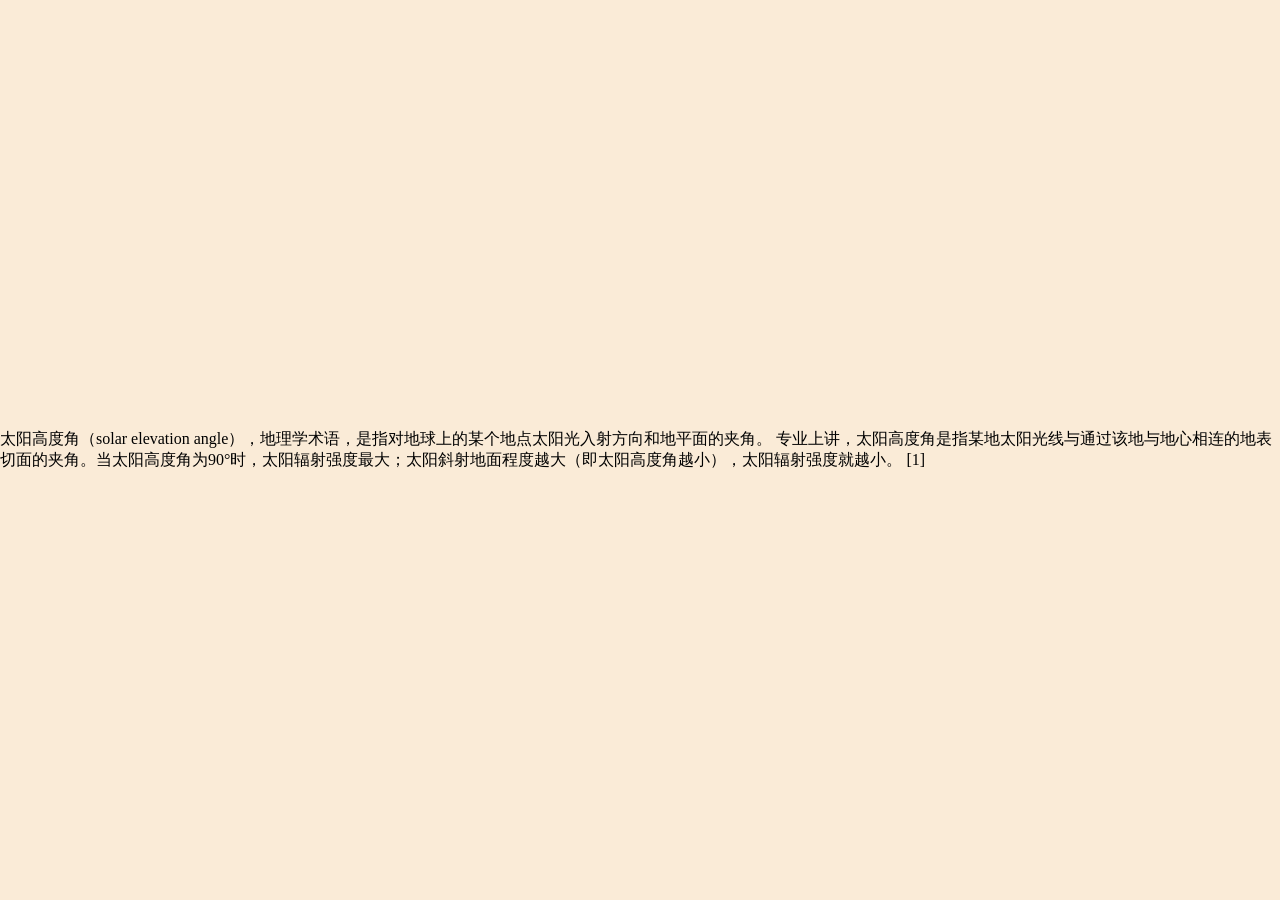
<file: demo/demo段落中部分文字悬浮展示.html>
<!DOCTYPE html>
<html>
	<head>
		<meta charset="utf-8">
		<title>段中部分文字特殊显示</title>
	</head>
	<style>
		body{
			margin: 0;
			padding: 0;
			background-color: antiquewhite;
		}
		.container{
			width: 100vw;
			height: 100vh;
			display: flex;
			justify-content: center;
			align-items: center;
			p{
				
				span.hover-link{
					
				}
			}
			
		}
		
		
		
	</style>
	<body>
		<div class="container">
			<p>
				太阳高度角（solar elevation angle），地理学术语，是指对地球上的某个地点<span class='hover-link'>太阳光</span>入射方向和地平面的夹角。
				专业上讲，太阳高度角是指某地太阳光线与通过该地与地心相连的地表切面的夹角。当太阳高度角为90°时，<span class='hover-link'>太阳辐射强度</span>最大；太阳<span class='hover-link'>斜射</span>地面程度越大（即太阳高度角越小），太阳辐射强度就越小。 [1]
			</p>
		</div>
		
	</body>
</html>
</file>
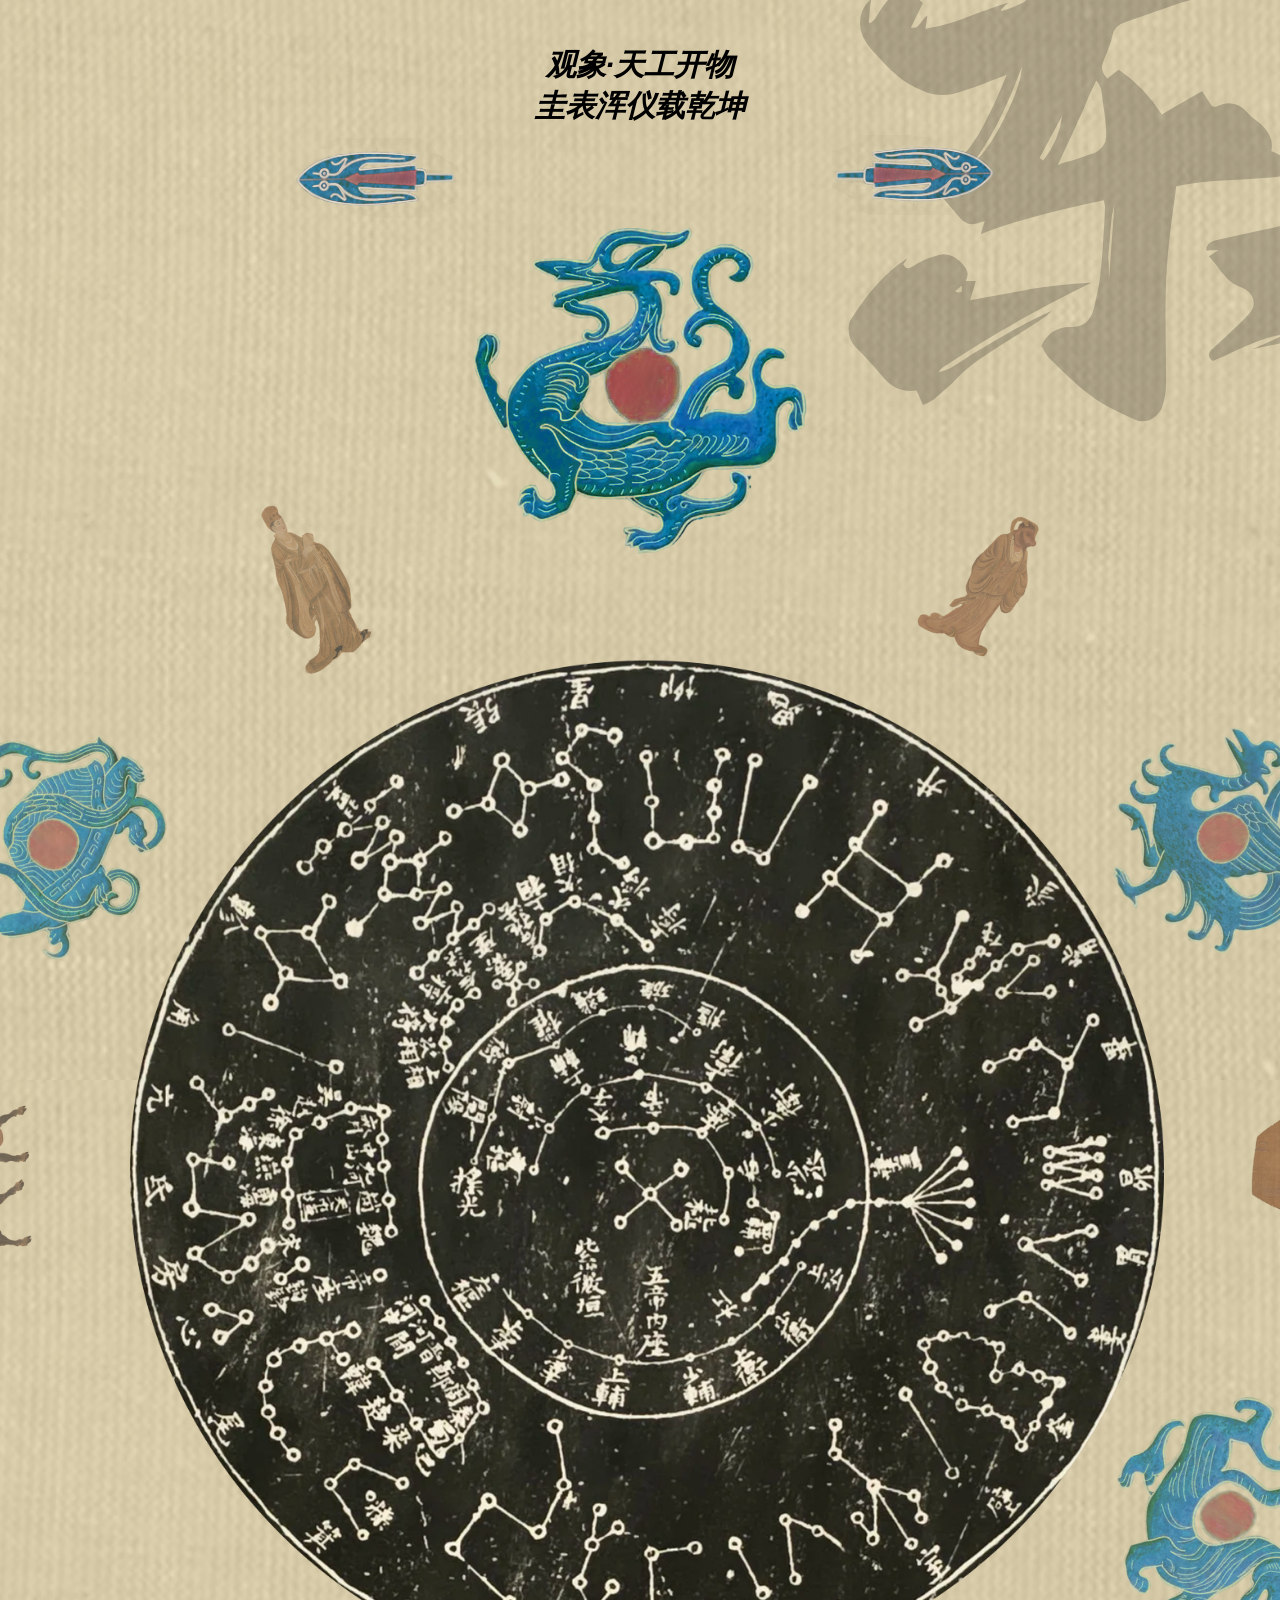
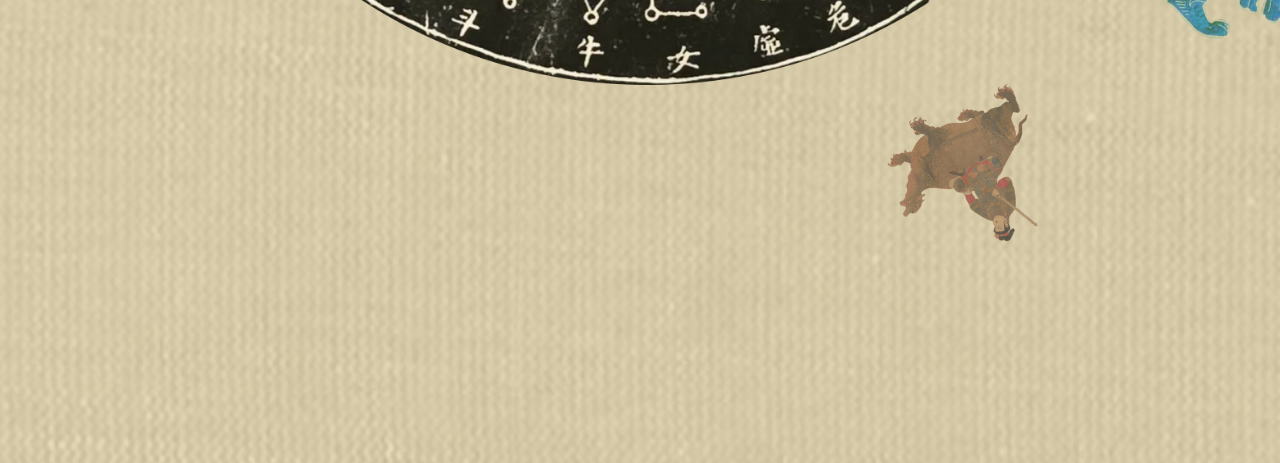
<file: demo/demo首页2.html>
<!DOCTYPE html>
<html>
	<head>
		<meta charset="utf-8">
		<title>首页</title>
		<!-- 色卡 -->
		<!-- #9f492d #026399 #e6e2cf #151614 -->
		<link rel="stylesheet" href="../css/首页.css" />
		<link rel="stylesheet" href="../css/全局.css" />
		<link rel="stylesheet" href="../css/导航栏-蓝.css" />
	</head>
	<!-- 
	 功能：
	 1. 鼠标在页面拖拽时，转盘和卡片跟随旋转，旋转会吸附到card上，并记录当前card的一个索引值，使上方的card进入active状态。
	 2. 每个card正常情况下透明度为0.7，鼠标悬浮或进入active状态时透明度为1
	 3. 点击非active状态的card会使其进入active状态，转盘自动旋转使该卡片处于正上方
	 4. 点击处于active状态的card会执行操作
	 5. 有一个描述框，会跟随当前处于active状态的card而改变其内容
	 6. 有一对切换按钮可以实现active状态转移到当前active卡片的左边或右边的卡片
	 7. 当第一个或第四个card处于active状态时，不可再向没有卡片的方向进行拖拽或按钮切换操作
	 -->
	<body style="background-image: url('../img/首页/首页底图2.png')">
		<!-- 顶部感应区域，用于控制导航栏自动隐藏 -->
		<div class="top-trigger"></div>
		<!-- 导航栏 -->	
		<nav class="navbar">
		    <div class="logo">天玑谱</div>
		    <ul class="nav-links">
		        <li><a href="../pages/首页.html">首页</a></li>
		        <li><a href="#">算筹</a></li>
		        <li><a href="#">观象</a></li>
		        <li><a href="#">问道</a></li>
		        <li><a href="#">典藏</a></li>
		    </ul>
		</nav>
		<div id="title">观象·天工开物 <br>圭表浑仪载乾坤</div>
		<div id="tipbar">点击进入对应章节</div>
		<button id="prevBtn" class="pageButton"><img src="../img/首页/箭头.png" alt="" /></button>
		<button id="nextBun" class="pageButton"><img src="../img/首页/箭头.png" alt="" /></button>
		<div id="container" >
			
			<div id="rotate">
				<div class="card sub" >
					<img src="../img/首页/星宿6.png" alt="" />
				</div>
				<div class="card main" data-index='0'  data-loc="北" alt="" data-angle="-60"
				data-simple="算筹·历法玄机<br>星移斗转皆成算"
				data-content="此章为历法基础算法，千年观天，浩渺星河皆化玄机妙法。"
				data-detail="先贤以数理织就星河轨迹。从“上元积年”的时空原点，到“祖冲之闰法”的日月协奏，再到“二十四节气”的农耕智慧，皆以算筹为笔，写就宇宙的恒常与变易。内插之法三次推演，勾勒日月盈仄；定朔定气弃虚求实，令四时更迭与天象同频......此章非止陈列古术，更可执虚拟算筹，亲身计算触碰算法精魂。"
				data-herf="../pages/工具页.html"
				>
					<img src="../img/首页/北玄武 1算法.png" />
				</div>
				<div class="card sub">
					<img src="../img/首页/星宿5.png" alt="" />
				</div>
				<div class="card main active" data-index='1' data-loc="东" data-angle="0"
				data-simple="观象·天工开物<br>圭表浑仪载乾坤"
				data-content="此章陈列先贤观天工具，一器一术皆藏造化。"
				data-detail="圭表丈量日升月恒，浑仪转译天河密语。如今的北京古观象台上陈列着八架清制铜铸天文仪器原件，大器无声，向我们诉说着古天文家的宇宙模型；圭表测影与勾股术、弧矢割圆与黄赤换算，招差术与调日法，以数学奇招解天体之谜。查阅此章可感受张衡“璇玑玉衡，以齐七政”之妙。"
				data-herf="#"
				>
					<img src="../img/首页/东青龙 2工具.png" alt="" />
				</div>
				<div class="card sub">
					<img src="../img/首页/星宿3.png" alt="" />
				</div>
				<div class="card main" data-index='2'  data-loc="南" data-angle="60"
				data-simple="问道·星官列传<br>‌群贤列宿耀长空"
				data-content="此间星光汇聚，映照历代天学宗师，将华夏天文算法推向一个又一个高峰。"
				data-detail="战国甘德编制古老星表，汉代张衡提出“浑天说”，祖冲之首次引入岁差修正，僧一行实测子午线长度，他们以严谨的态度、创新的思维，不断拓展天文学的边界，成为人类探索宇宙征程中不朽的丰碑。"
				data-herf="#"
				>
					<img src="../img/首页/南朱雀 3人物.png"alt="" />
				</div>
				<div class="card sub">
					<img src="../img/首页/星宿2.png" alt="" />
				</div>
				<div class="card main" data-index='3' data-loc="西" data-angle="120"
				data-simple="典藏·典籍撷英<br>汗青留痕照古今"
				data-content="此章为天文典籍介绍，竹简泛黄处，藏《尧典》定历之始；绢帛生辉时，见《太初》首纳节气。"
				data-detail="古代天文典籍或凝星辉为历法，或化农时为诗行，或执算筹破天穹，共同书写了华夏文明“究天人之际”的千年史诗，他们共同组成了可触可感的中华民族“问天”征程。"
				data-herf="#"
				>
					<img src="../img/首页/西白虎 4书籍.png"  alt="" />
				</div>
				<div class="card sub">
					<img src="../img/首页/星宿4.png" alt="" />
				</div>
				
				<div class="steel">
					<img src="../img/首页/星盘.png" alt="星盘未加载" />
				</div>
			</div>
			<div id="introduction">
				<p id="desc1">此章陈列先贤观天工具，一器一术皆藏造化。</p>
				<p id="desc2">圭表丈量日升月恒，浑仪转译天河密语。如今的北京古观象台上陈列着八架清制铜铸天文仪器原件，大器无声，向我们诉说着古天文家的宇宙模型；圭表测影与勾股术、弧矢割圆与黄赤换算，招差术与调日法，以数学奇招解天体之谜。查阅此章可感受张衡“璇玑玉衡，以齐七政”之妙。</p>
			</div>
			<div id="loc">东</div>
		</div>
		
	</body>
</html>
<script src="../js/navbar.js"></script>
<script>
	
	const cards = document.querySelectorAll(".main");
	const rotater = document.querySelector('#rotate');
	//信息更新
	const introduction = document.getElementById('introduction');
	const simple = document.querySelector("#desc1");
	const detail = document.querySelector("#desc2");
	const title = document.getElementById("title");
	const loc = document.getElementById('loc');
	const tip = document.getElementById('tipbar');
	//按钮
	const prevbtn = document.getElementById("prevBtn");
	const nextbtn = document.getElementById("nextBun");

	
	let activeIndex = 1;
	let activeCard = null;
	
	// 激活卡片
	function activateCard(card) {
	    // 移除之前激活的卡片
	    if (activeCard) {
	        activeCard.classList.remove('active');
	    }
	    
	    // 设置新激活的卡片
	    activeCard = card;
	    card.classList.add('active');
	    
	    // 更新描述
		title.innerHTML = card.dataset.simple;
		loc.textContent = card.dataset.loc;
		activeIndex = Number(card.dataset.index);
		
		//计算角度
		const angle = parseFloat(card.dataset.angle);
		
		// 旋转容器使当前卡片位于正上方
		const rotation = -angle;
		rotater.style.transform = `rotate(${rotation}deg)`;
		
		updateBtn();
	}
	
	//更新按钮状态
	function updateBtn(){
		// 根据索引设置按钮可用性
		if (activeIndex < 0.5){
			prevbtn.classList.add("disabled");
			nextbtn.classList.remove("disabled");
		}else if(activeIndex > 2.5){
			prevbtn.classList.remove("disabled");
			nextbtn.classList.add("disabled");
		}else{
			prevbtn.classList.remove("disabled");
			nextbtn.classList.remove("disabled");
		}
	}
	
	
	//根据索引激活卡片
	function activeCardByIndex(index) {
		activateCard(cards[index]);
	}
	
	//按钮点击事件
	prevbtn.addEventListener('click', function(){
		// 按钮禁用则返回
		if (prevbtn.classList.contains('disabled')){return}
		//跳到上一个
		activeCardByIndex(activeIndex - 1);
	})
	
	nextbtn.addEventListener('click', function(){
		// 按钮禁用则返回
		if (nextbtn.classList.contains('disabled')){return}
		//跳到上一个
		activeCardByIndex(activeIndex + 1);
	})
	
	// 卡片点击事件
	cards.forEach(card => {
	    card.addEventListener('click', function() {
			if (this.classList.contains('active')){
				location.assign(this.dataset.herf);
			}
	        activateCard(this);
	    });
		card.addEventListener('mouseenter', function(){
			if (Number(this.dataset.index) !== activeIndex){
				tip.textContent = "点击查看详情"
			}else{
				tip.textContent = "点击跳转到对应章节"
				introduction.style.opacity = 0.5;
			}
			
			//更新描述
			simple.textContent = this.dataset.content;
			detail.textContent = this.dataset.detail;
			
			tip.style.opacity = 0.5;
		});
		card.addEventListener('mouseout', function(){
			introduction.style.opacity = 0;
			tip.style.opacity = 0;
		})
	});
	
	activeCardByIndex(1);
	
	
</script>
</file>
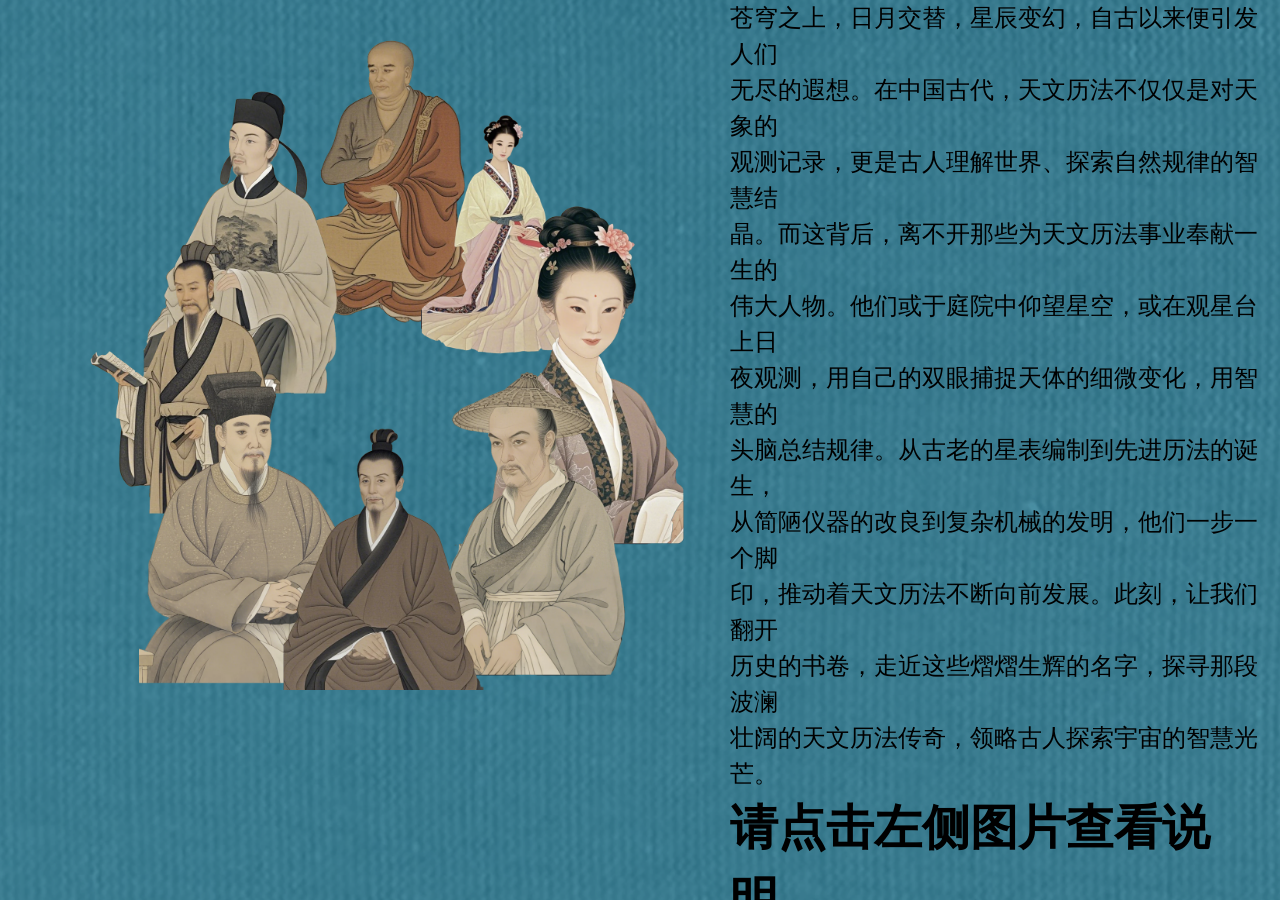
<file: pages/人物.html>
<!DOCTYPE html>
<html lang="en">

<head>
    <meta charset="UTF-8">
    <meta name="viewport" content="width=device-width, initial-scale=1.0">
	<title>问道·星官列传 ‌群贤列宿耀长空</title>
    <script src="../js/tailwindcss.js"></script>
    <link href="../css/all.min.css" rel="stylesheet">
	<link rel="stylesheet" href="../css/全局.css" />
	<link rel="stylesheet" href="../css/导航栏-白.css" />
	<style>
		*{
			overflow: hidden;
		}
        .flex.h-screen {
            background-image: url("../img/人物/蓝色底图.png");
            background-size: cover;
            background-position: center;
        }

        .circle-container {
            position: relative;
            width: 650px;
            height: 650px;
        }

        .circle-image {
            position: absolute;
            height: 350px;
            max-width: 300px;
            transition: box-shadow 0.3s;
        }

        .circle-image:hover {
            filter: drop-shadow(0 0 20px rgba(255, 225, 1, 0.911));
            z-index: 1;
        }

        #content-display {
            position: relative;
            z-index: 2;
            /* 确保文字在悬浮图片上方 */
        }

        #content-display h3 {
            font-size: 3rem;
            font-weight: bold;
            margin-bottom: 0.5rem;
            font-family: '隶书';
        }

        #content-display p {
            font-size: 1.5rem;
            font-family: '宋体';
        }

        .content-container {
            display: flex;
            flex-direction: column;
            justify-content: center;
            align-items: center;
            flex: 1;
            position: relative;
        }

        /* 修改悬浮图片样式 */
        .hover-image {
            position: absolute;
            top: 50%;
            right: -200px;
            /* 初始位置在右侧外部 */
            transform: translateY(-50%);
            opacity: 0;
            transition: all 0.5s ease-in-out;
            width: 600px;
            height: auto;
            z-index: 1;
            /* 确保在文字下方 */
        }

        /* 鼠标悬停时显示悬浮图片 */
        .circle-container:hover .hover-image {
            opacity: 0.4;
            /* 透明度40% */
            right: 20px;
            /* 从右向左滑动到内容区域 */
        }
    </style>
</head>

<body class="flex h-screen">
	<!-- 跳转动画 -->
	<div class="loading"></div>
	
	<!-- 顶部感应区域，用于控制导航栏自动隐藏 -->
	<div class="top-trigger"></div>
	<!-- 导航栏 -->	
	<nav class="navbar">
	    <div class="logo">天玑谱</div>
	    <ul class="nav-links">
	        <li><a onclick="loading.in('../pages/首页.html')">首页</a></li>
	        <li><a onclick="loading.in('../算法/算法.html')">算筹</a></li>
	        <li><a onclick="loading.in('../pages/工具页.html')">观象</a></li>
	        <li><a onclick="loading.in('../pages/人物.html')">问道</a></li>
	        <li><a onclick="loading.in('../pages/书籍.html')">典藏</a></li>
	    </ul>
	</nav>
	
    <div class="circle-container m-10">
        <img src="../img/人物/班昭.png" alt="Image 1" class="circle-image" data-content="班昭 东汉|“元光元年六月，客星见于房”——《汉书·天文志》
        班昭撰写的《汉书·天文志》系统记录了上古至
        东汉时期的天文学知识，尤其是对汉代天象变化
        的情况进行了详实记载，借天象变化阐述了天人
        合一、天人相应的思想。《天文志》记载了世界
        上第一颗新星。
         “元光元年六月，客星见于房” ，这一记载既说
        明了新星出现的时间，又注明了它的空间位置。" data-hover-image="../img/人物/班昭.png" onclick="showContent(this)">
        <img src="../img/人物/张衡.png" alt="Image 4" class="circle-image" data-content="张衡 东汉|”数术穷天地，制作侔造化；精仪揭天地，科圣著千秋“
                张衡精通天文历算，创制了世界上第一架能比较
                准确地表演天象的漏水转浑天仪，对日月食原因
                作了最早的科学解释，绘制记录2500颗星体的星
                图。
                提出“宇之表无极，宙之端无穷”的观点，是东汉
                中期浑天说的代表人物之一，认为“天之包地，
                犹壳之裹黄”，著有《灵宪》《浑仪图注》等。" data-hover-image="../img/人物/张衡.png" onclick="showContent(this)">

        <img src="../img/人物/祖冲之.png" alt="Image 3" class="circle-image" data-content="祖冲之 南北朝|“迟疾之率，非出神怪，有形可检，有数可推”
        ——祖冲之《辨戴法兴难新历》
        祖冲之在《大明历》的编纂中，区分了回归年和
        恒星年，最早将岁差引进历法。
        提出了用圭表测量正午太阳影长以定冬至时刻的
        方法，并采用了精密度极高的391年144闰月的新
        闰法，和今时的推算值仅相差46秒。
        首次提出“交点月”的计算，能更准确地推算出日
        月食发生时间，给出了更精确的五星会合周期。" data-hover-image="../img/人物/祖冲之.png" onclick="showContent(this)">
        <img src="../img/人物/甘德.png" alt="Image 2" class="circle-image" data-content="甘德 战国|“昔之传天数者：高辛之前，重、黎；...在齐，甘公。”
                ——《史记·天官书》
                世界上最古老星表的编制者和木卫三的最早发现者。
                他著有《天文星占》8卷、《岁星经》等。后人把
                他与石申各自写出的天文学著作结合起来，称为
                《甘石星经》，是现存世界上最早的天文学著作。" data-hover-image="../img/人物/甘德.png" onclick="showContent(this)">
        <img src="../img/人物/郭守敬.png" alt="Image 5" class="circle-image" data-content="郭守敬 元朝|“历之本在于测验，而测验之器莫先仪表”——郭守敬
        著有《推步》《立成》等十四种天文历法著作。
        主持全国范围的天文测量——“四海测验”，与许衡、
        王恂等历时四年，制定出《授时历》，成为当时
        世界上最先进的一种历法，通行三百六十多年。
        为修订历法，郭守敬还改制、发明了简仪、高表
        等十七种天文仪器。
        他所从事和领导的观测项目甚多，如冬至时刻、
        二十八宿距度和星表、四海测验、黄赤交角以及
        一些历元时刻的测定，其中大部分数据都是中国
        古代历法史上最精确的，或近于最佳的。" data-hover-image="../img/人物/郭守敬.png" onclick="showContent(this)">
        <img src="../img/人物/落下闳.png" alt="Image 6" class="circle-image" data-content="落下闳 西汉|“自汉落下闳作浑天仪，始立仪象之权舆”——朱文鑫
        创制“太初历”，是中国历史上第一部有完整文字
        记载的历法。
        发明“通其率”，影响中国天文数学2000年。在家
        乡阆中蟠龙山建立了中国最早的民间观星台。由
        于落下闳是在历法上确定春节的天文学家，老百
        姓亲切地称他为“春节老人”。" data-hover-image="../img/人物/落下闳.png" onclick="showContent(this)">
        <img src="../img/人物/僧一行.png" alt="Image 7" class="circle-image" data-content="僧一行 唐朝|术数之精，事必前知。 粲如垂象，变告无疑”——《旧唐书・方伎传》
        张遂（一行），唐朝高僧，制造“黄道游仪”，用
        来观测日、月、五星的位置和移动情况，在世界
        上第一次发现恒星位置变化的情况。
        制造“水运浑天铜仪”——世界上最早的机械自动计
        时器。
        是世界上第一个用科学方法实测子午线的科学家。
        纠正了我国古天文算学著作《周髀算经》关于子午
        线“王畿千里，影差一寸”的错误计算公式。
        主持修订历法编撰成《大衍历》，这是世界上当时
        最先进的历法。" data-hover-image="../img/人物/僧一行.png" onclick="showContent(this)">
        <img src="../img/人物/王贞仪.png" alt="Image 8" class="circle-image" data-content="王贞仪 清朝|“贞仪通天算之学，能测星象，旁及壬遁，且知医。为诗文
        皆质实说事理，不为藻采”——《清史稿》
        王贞仪广涉经史诗文，深入研究天文、地理、数学、
        医学等科学领域。《自然》杂志将她选入“为科学
        发展奠定基础的女性科学家”。
        她的《岁差日至辨疑》一文，对岁差的原理、测定
        以及推算方法都有准确的论证和简明通俗的说明。
        撰写的《月食解》一文，精辟地阐述了月食发生、
        月食和月望以及食分深浅等知识。
        著有《地圆论》宣传地圆学说，是世界上唯一一个
        从宇宙宏观与微观结合来理解“天圆地方”这个概念
        的。" data-hover-image="../img/人物/王贞仪.png" onclick="showContent(this)">
    </div>
    <div class="content-container">
        <div id="content-display">
            <p>苍穹之上，日月交替，星辰变幻，自古以来便引发人们
                <br>无尽的遐想。在中国古代，天文历法不仅仅是对天象的
                <br>观测记录，更是古人理解世界、探索自然规律的智慧结
                <br>晶。而这背后，离不开那些为天文历法事业奉献一生的
                <br>伟大人物。他们或于庭院中仰望星空，或在观星台上日
                <br>夜观测，用自己的双眼捕捉天体的细微变化，用智慧的
                <br>头脑总结规律。从古老的星表编制到先进历法的诞生，
                <br>从简陋仪器的改良到复杂机械的发明，他们一步一个脚
                <br>印，推动着天文历法不断向前发展。此刻，让我们翻开
                <br>历史的书卷，走近这些熠熠生辉的名字，探寻那段波澜
                <br>壮阔的天文历法传奇，领略古人探索宇宙的智慧光芒。
            </p>
            <h3>请点击左侧图片查看说明。</h3>
        </div>
        <img src="../img/人物/班昭.png" alt="Hover Image" class="hover-image" id="hover-image">
    </div>
    <script>
        const images = document.querySelectorAll('.circle-image');
        const numImages = images.length;
        const radius = 200;
        const centerX = 300;
        const centerY = 200;

        for (let i = 0; i < numImages; i++) {
            const angle = (2 * Math.PI * i) / numImages;
            const x = centerX + radius * Math.cos(angle);
            const y = centerY + radius * Math.sin(angle);
            images[i].style.left = `${x - 60}px`;
            images[i].style.top = `${y - 40}px`;
            images[i].style.zIndex = Math.round(y);
        }

        function showContent(img) {
            const content = img.getAttribute('data-content');
            const [title, body] = content.split('|');
            const formattedBody = body.replace(/\n/g, '<br>');
            const display = document.getElementById('content-display');
            display.innerHTML = `<h3>${title}</h3><p>${formattedBody}</p>`;

            // 更新悬浮图片
            const hoverImageSrc = img.getAttribute('data-hover-image');
            const hoverImage = document.getElementById('hover-image');
            if (hoverImageSrc) {
                hoverImage.src = hoverImageSrc;
            }
        }

        // 鼠标悬停时显示悬浮图片
        images.forEach((image) => {
            image.addEventListener('mouseenter', () => {
                const hoverImageSrc = image.getAttribute('data-hover-image');
                const hoverImage = document.getElementById('hover-image');
                if (hoverImageSrc) {
                    hoverImage.src = hoverImageSrc;
                    hoverImage.style.opacity = '0.4';
                    hoverImage.style.right = '20px';
                }
            });

            image.addEventListener('mouseleave', () => {
                const hoverImage = document.getElementById('hover-image');
                hoverImage.style.opacity = '0';
                hoverImage.style.right = '-200px';
            });
        });
    </script>
	
	<script src="../js/loading.js"></script>
	<script src="../js/navbar.js"></script>
</body>

</html>
</file>
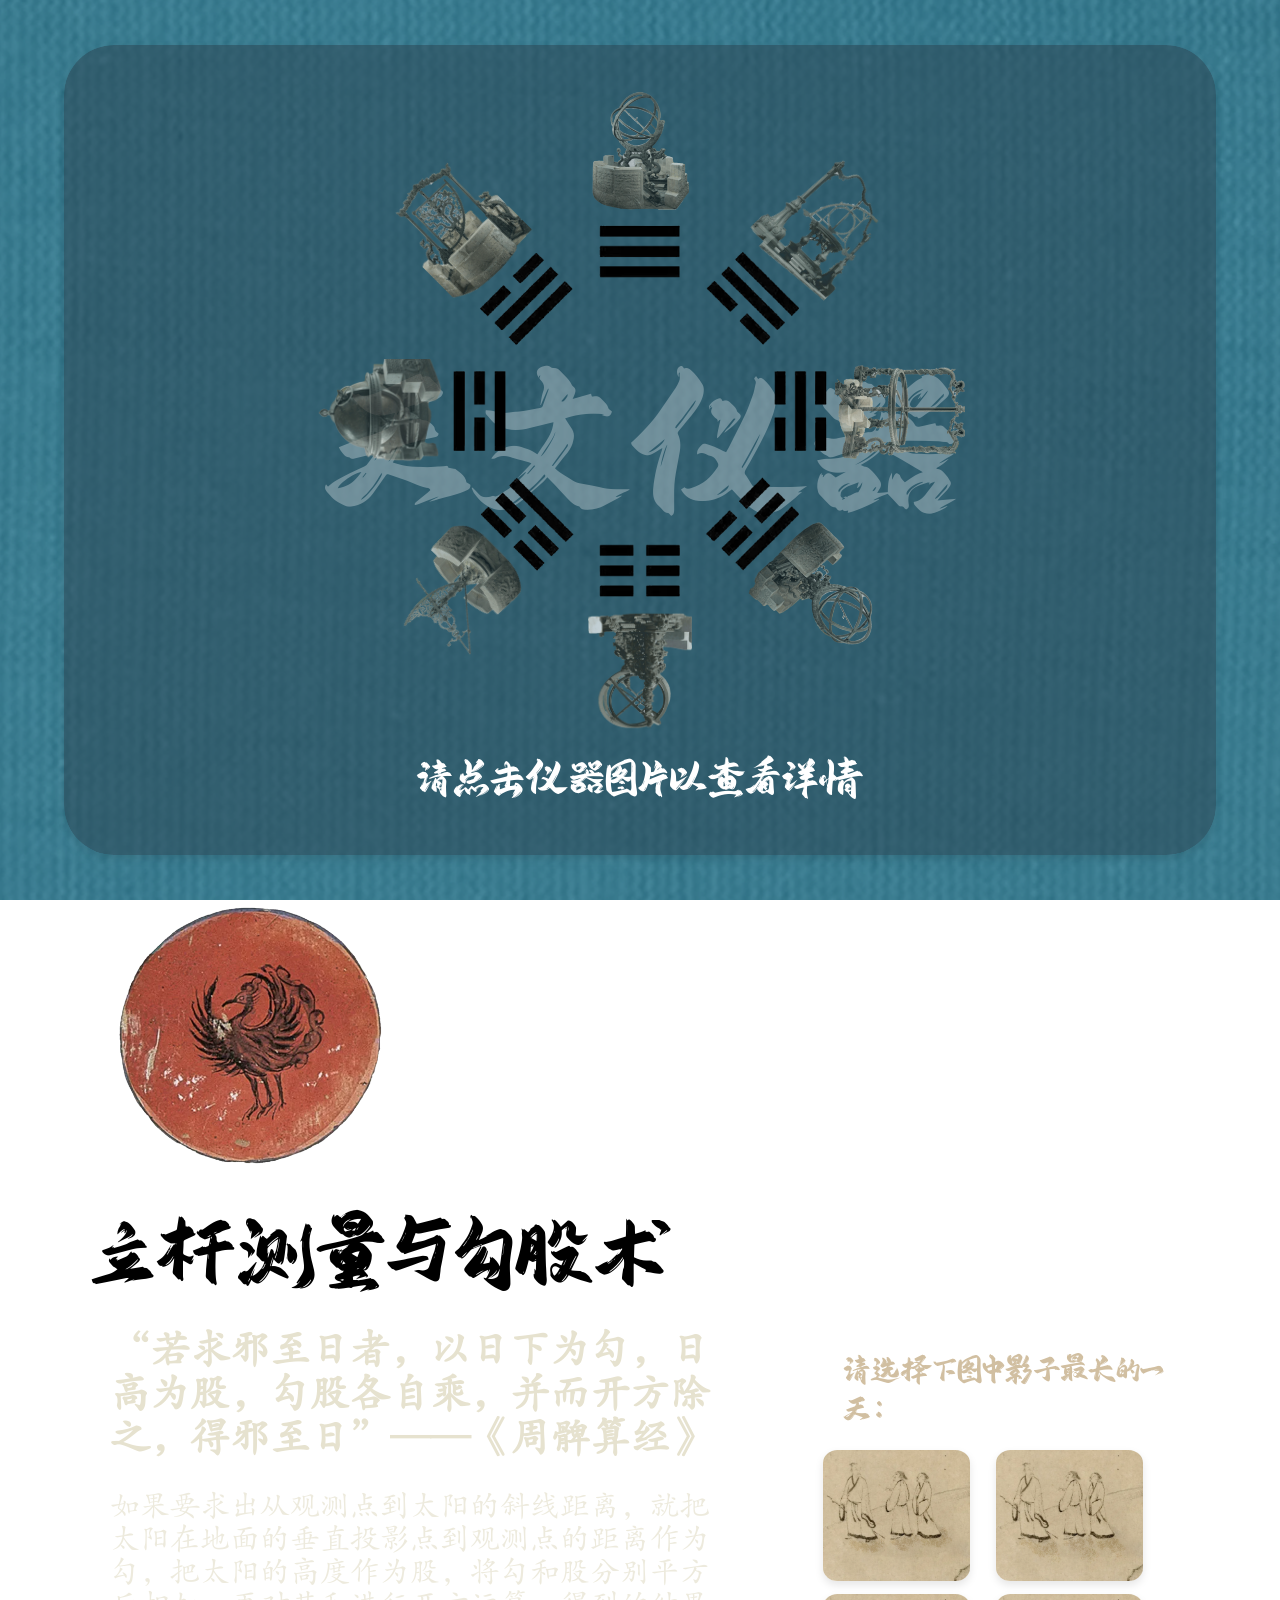
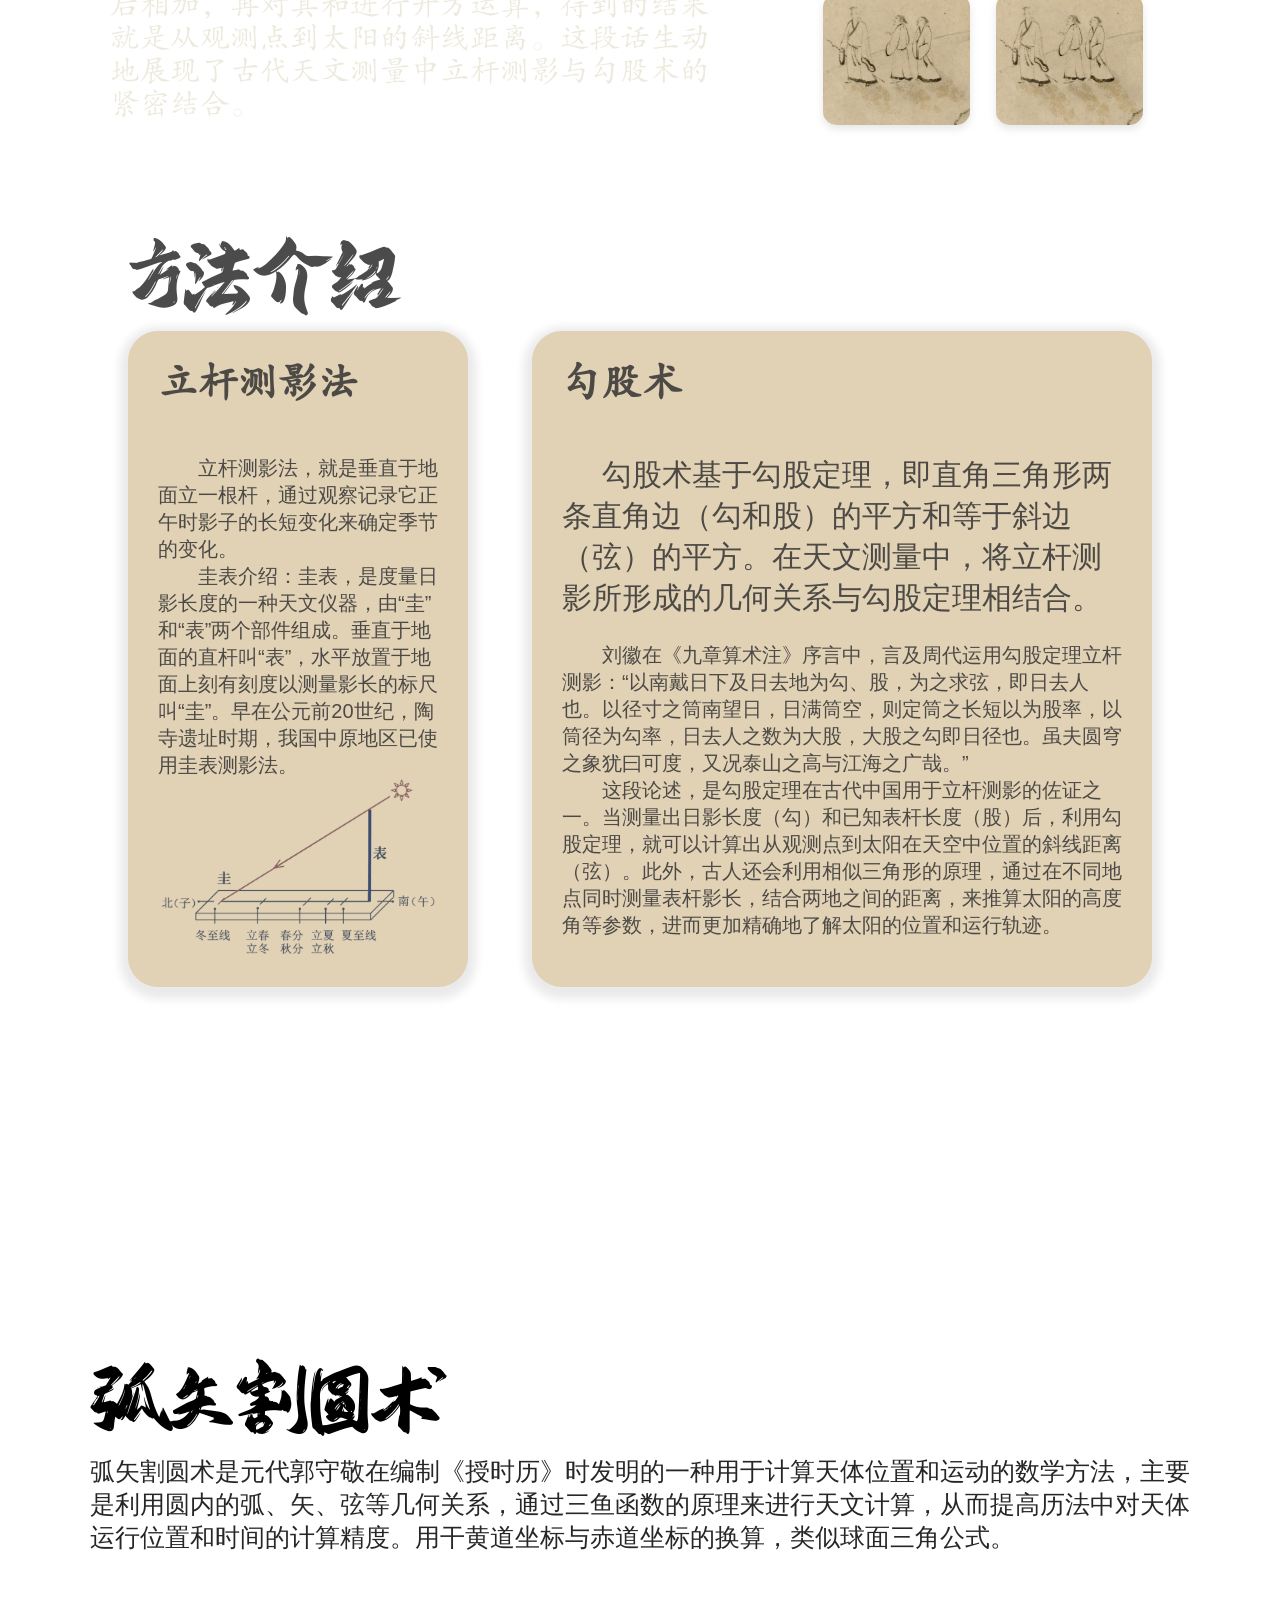
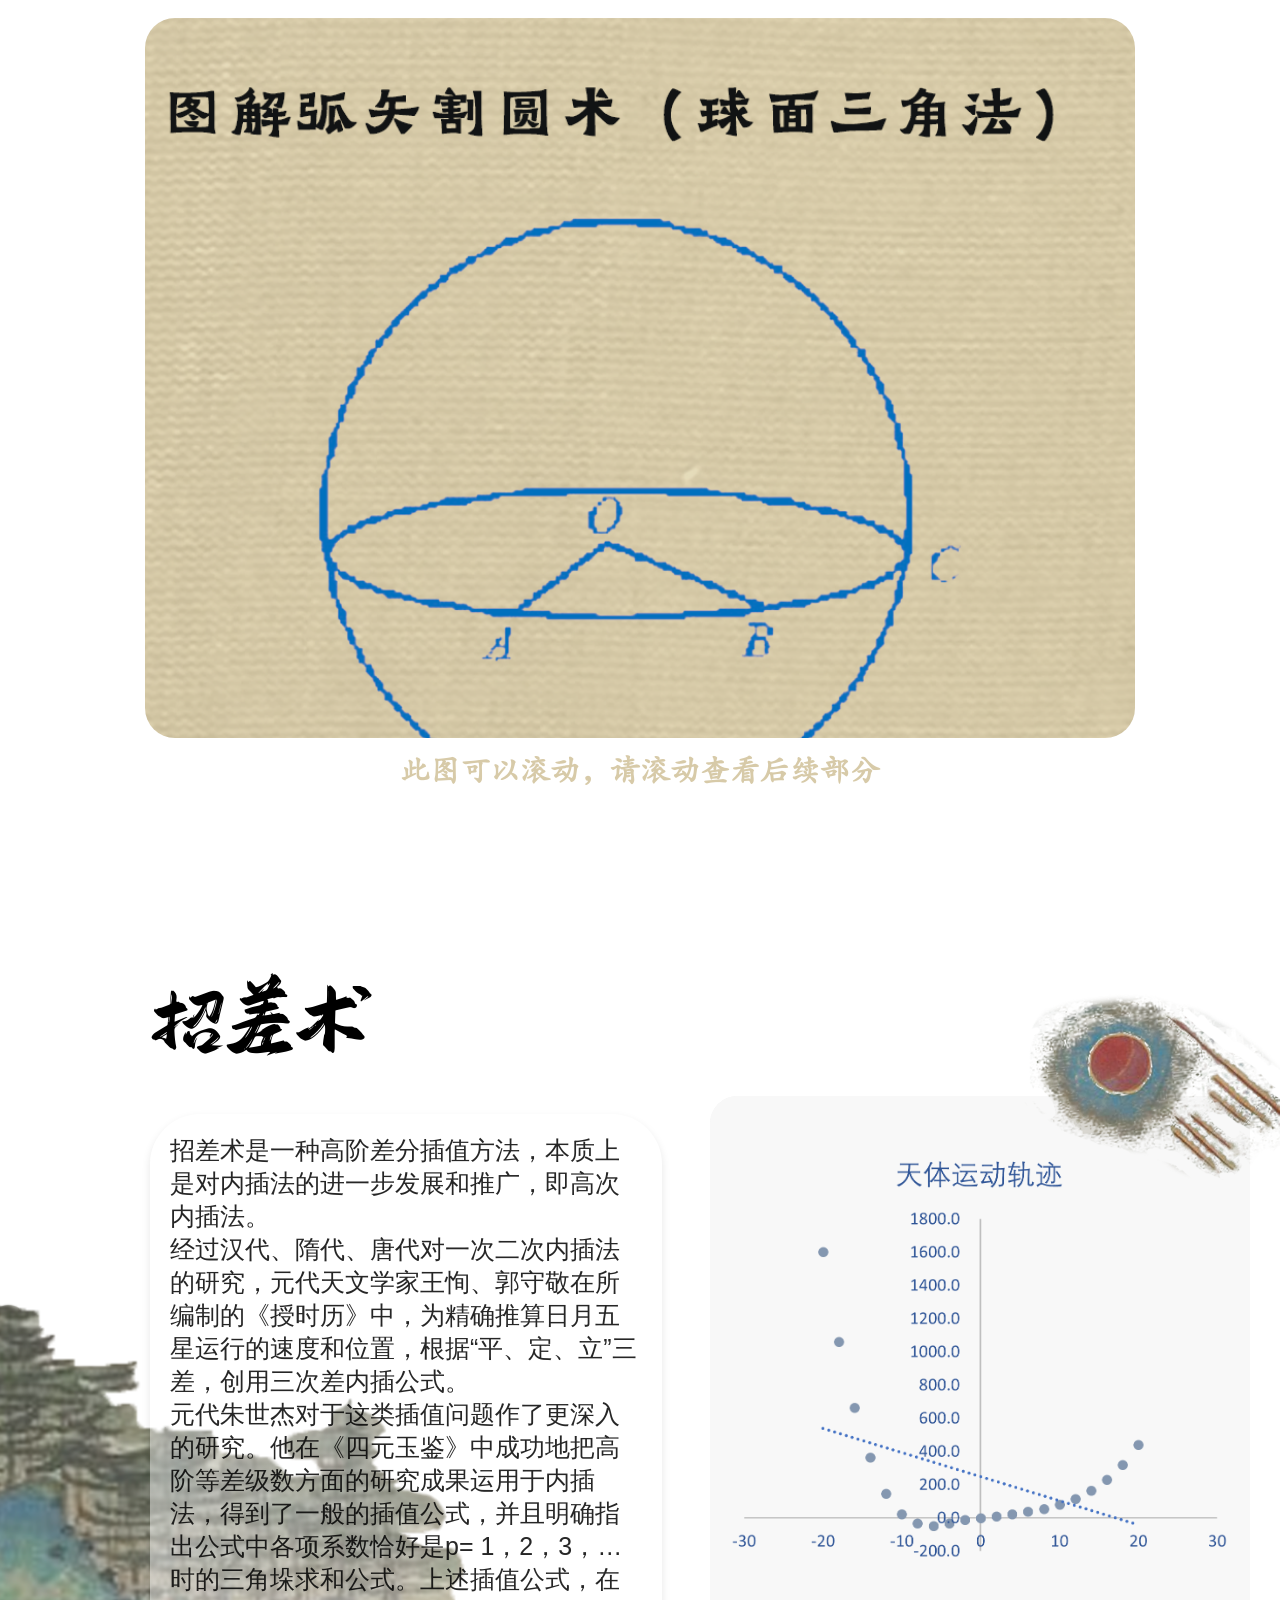
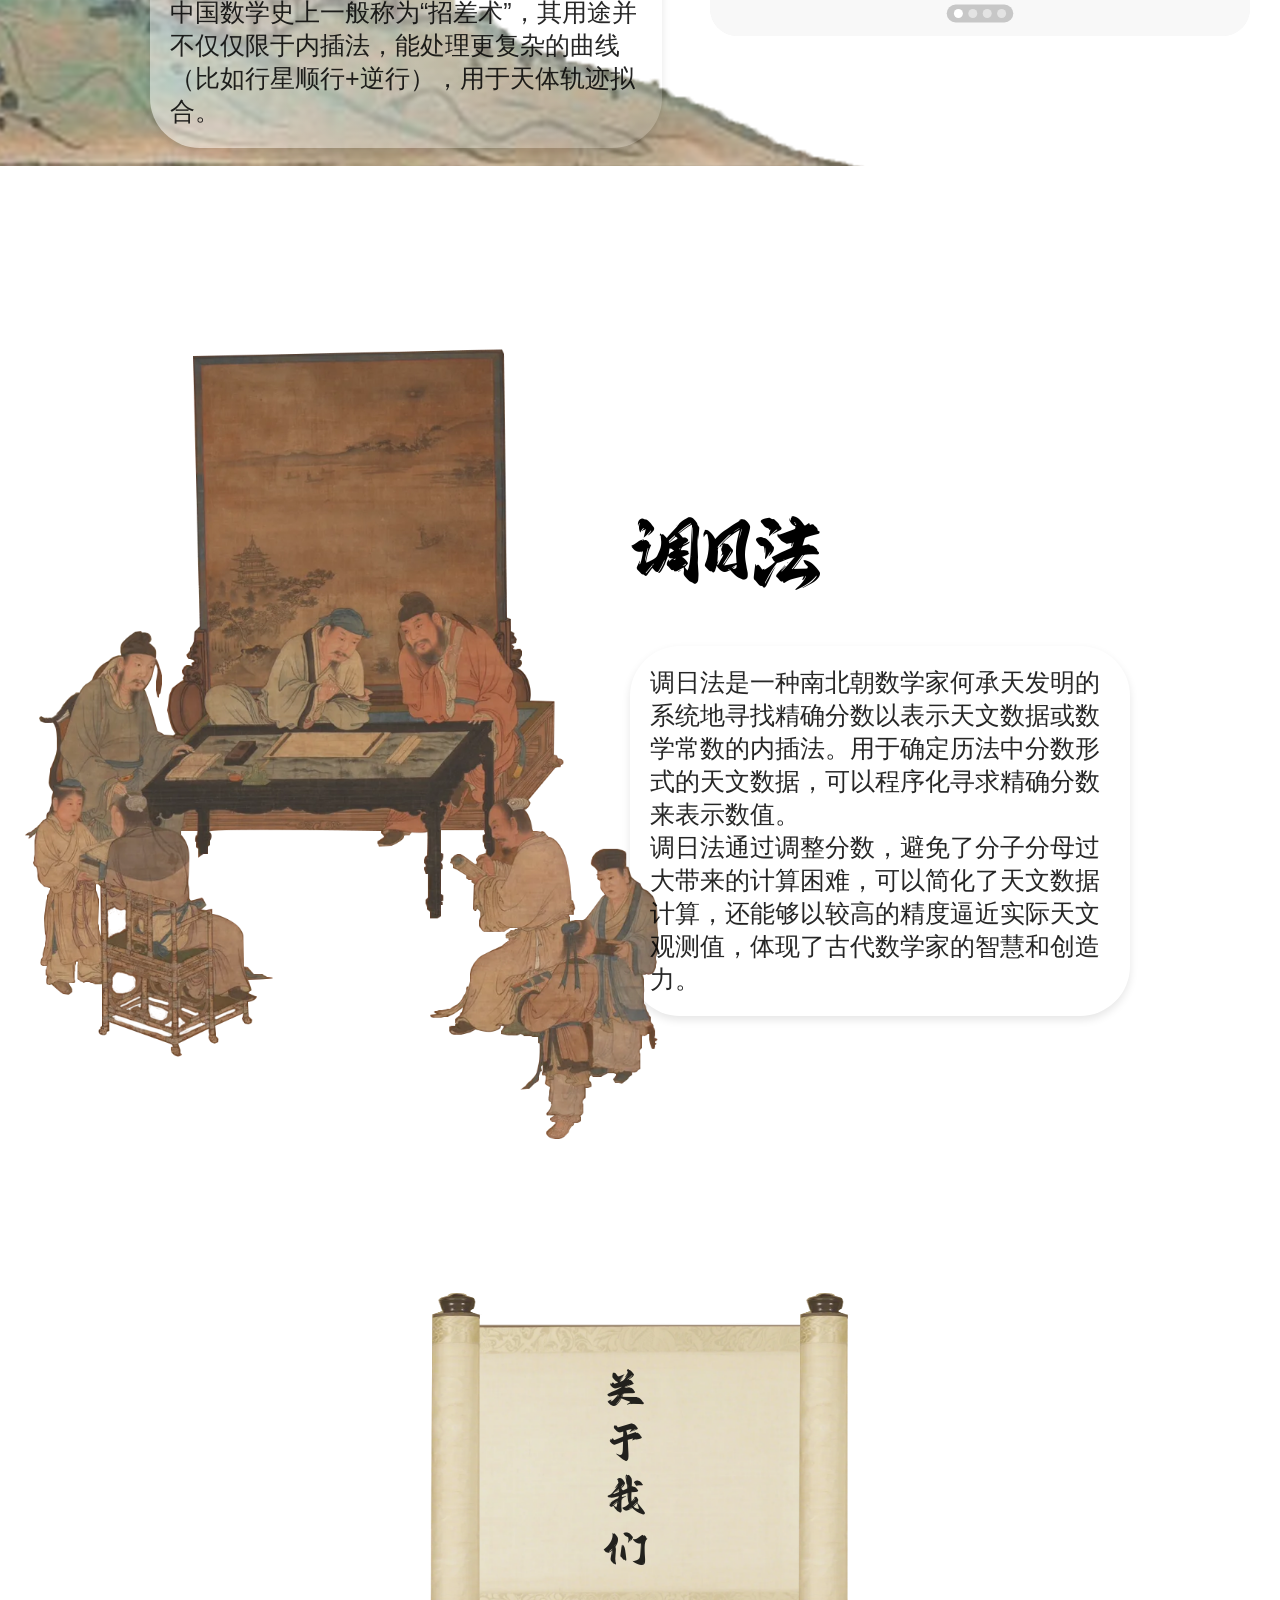
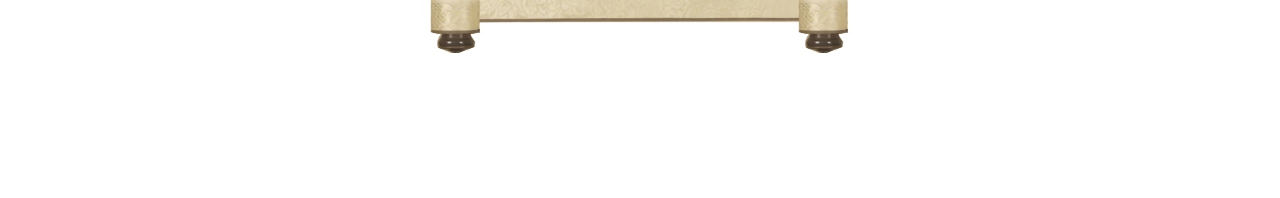
<file: pages/工具页.html>
<!DOCTYPE html>
<html lang="zh-CN">

<head>
	<meta charset="UTF-8">
	<meta name="viewport" content="width=device-width, initial-scale=1.0">
	<title>观象·天工开物 圭表浑仪载乾坤</title>
	<link rel="stylesheet" href="../css/工具页.css" />
	<link rel="stylesheet" href="../css/全局.css" />
	<link href="../layui/css/layui.css" rel="stylesheet">
	<link rel="stylesheet" href="../css/导航栏-白.css" />
</head>

<body>
	<!-- 跳转动画 -->
	<div class="loading"></div>

	<!-- 顶部感应区域，用于控制导航栏自动隐藏 -->
	<div class="top-trigger"></div>
	<!-- 导航栏 -->
	<nav class="navbar">
		<div class="logo">天玑谱</div>
		<ul class="nav-links">
			<li><a onclick="loading.in('../pages/首页.html')">首页</a></li>
			<li><a onclick="loading.in('../算法/算法.html')">算筹</a></li>
			<li><a onclick="loading.in('../pages/工具页.html')">观象</a></li>
			<li><a onclick="loading.in('../pages/人物.html')">问道</a></li>
			<li><a onclick="loading.in('../pages/书籍.html')">典藏</a></li>
		</ul>
	</nav>

	<!-- ================== 八卦图与青铜器  ================== -->
	<div class="chap container-window">
		<div class="rotater" id="rotater">
			<img src="../img/工具页插画/八卦图.png" alt="八卦图" class="main-image" id="mainImage">

			<!-- 八个青铜器卡片 -->
			<div class="card" data-angle="0" data-title="赤道经纬仪"
				data-desc='
			<p>赤道经纬仪由子午圈、赤道圈、赤经圈等组成, 主要用来侦测太阳时和天体的赤经、赤纬。</p>
			<p>整个观测部分由三个大环和一根轴承组成, 最外面的大环叫做"子午环”, 中间的圆环呈南高北低，与天赤道平行，叫做"赤道环”; 在赤道环面的中心垂直地竖立着一根轴承，叫做"极轴”，里面的圆环叫做“赤经环"，可以绕极轴旋转。</p>'>
				<img src="../img/天文仪器/赤道经纬仪.png" alt="赤道经纬仪.png"">
		    </div>
		    <div class=" card" data-angle="45" data-title="地平经纬仪" data-desc="
			<p>地平经纬仪，用来测定天体（或目标）的地平经度、地平纬度。</p>
			<p>地平经纬仪合并地平经仪和象限仪的构造与作用于一体，是北京古观象台唯一采用西方文艺复兴时期法国式艺术装饰的天文仪器。</p>
			<p>主要部件有地平圈、象限环、窥衡和內架等，以青铜铸造工艺完成，在测天的同时还具有象天的功能，设计时既考虑到科学的观测，亦重视艺术的表现，内外兼顾，藏礼于器。</p>">
				<img src="../img/天文仪器/地平经纬仪.png" alt="地平经纬仪">
			</div>
			<div class="card" data-angle="90" data-title="地平经仪"
				data-desc="
			<p>地平经仪是我国古代天文观测仪器，主要用于测量天体的地平方位角。</p>
			<p>此仪主体是地平圈，圈内设有东西通径，中间为圆盘，用云柱支撑。其底座为副十字交梁，上有三条苍龙和一铜柱托起直径两米多的地平圈，圈面按东西南北划分，正南正北为零度，东西刻度。正东正西各竖一柱，升龙盘柱而上，合拢处两龙捧火球，火球与立表相连，立表可旋转，观测时读取刻度盘上天体的方位角。</p>">
				<img src="../img/天文仪器/地平经仪.png" alt="地平经仪">
			</div>
			<div class="card" data-angle="135" data-title="黄道经纬仪"
				data-desc="<p>黄道经纬仪由子午圈、子午圈、黄道圈、黄道经圈等组成，主要用以测定天体的赤经差、赤纬和真太阳时。</p><p>然而，由于中国历代天文学家对黄道坐标系统的关注有限，导致该仪器在制成后使用频率较低。</p>">
				<img src="../img/天文仪器/黄道经纬仪.png" alt="黄道经纬仪">
			</div>
			<div class="card" data-angle="180" data-title="玑衡抚辰仪"
				data-desc="<p>玑衡抚辰仪，也叫精密赤道浑仪，主要用以测定天体的赤经差、赤纬和真太阳时。</p><p>仪器由子午双圈、赤道经圈和游旋赤道圈、双层赤经圈三部分组成。</p><p>玑衡抚辰仪的用法虽和赤道经纬仪相似，但不同的是它多了一个可以转动的游旋赤道圈，这样在测星的赤道坐标之时，可以直接从上面直接读出此星的赤道经度，测量起来误差小,方便。</p>">
				<img src="../img/天文仪器/玑衡抚辰仪.png" alt="玑衡抚辰仪">
			</div>
			<div class="card" data-angle="225" data-title="纪限仪"
				data-desc="<p>纪限仪又称距度仪、六分仪或距度仪，是中国古代用于测量60度角以内的任意两天体的角距离的天文仪器。</p><p>由弧系统、枢轴系统、窥衡系统组成，制作起来相当困难。北京古观象台的这架纪限仪，是中国第一台在观象台上使用的纪限仪，丰富了中国古代天文观测的内容。</p><p>这件仪器的刻划也比古观象台上的其它仪器精细，精度可达6角秒。</p>">
				<img src="../img/天文仪器/纪限仪.png" alt="青铜器六">
			</div>
			<div class="card" data-angle="270" data-title="天体仪"
				data-desc='<p>天体仪用途有60多项，但它主要用于黄道、赤道和地平三个坐标系统的相互换算以及演示日、月、星辰在天球上的视位置等。</p><p>中国传统天文仪器中有一类专用于演示浑天宇宙和日月星辰东升西落的装置，通称浑象，汉代张衡制造的浑天仪就是最早的浑象。清康熙年间新制六仪中的这台浑象称"天体仪"，因其重要的象征作用，被誉为"诸仪之统"</p>'>
				<img src="../img/天文仪器/天体仪.png" alt="青铜器七">
			</div>
			<div class="card" data-angle="315" data-title="象限仪"
				data-desc="<p>象限仪，主要用于测定天体在地平上的或天顶距。主要由象限环、数轴、竖轴、横轴、窥横等组成。</p><p>象限仪早在古希腊就已为人所用，后来被引入伊斯兰世界，那里对于象限仪的首次记载可追溯至九世纪早期。</p><p>天文学家通常利用象限仪测量太阳和行星的子午线高度，进而确定纬度、黄道倾斜角和观测地点的恒星坐标。</p>">
				<img src="../img/天文仪器/象限仪.png" alt="青铜器八">
			</div>
		</div>

		<!-- 描述文本框 -->
		<div class="description" id="description"></div>

		<!-- 仪器名字 -->
		<div id="divice-title">天文仪器</div>
		<div id="divice-title-sub">请点击仪器图片以查看详情</div>

		<!-- 缩放控制按钮 -->
		<button class="zoom-control" id="zoomControl">返回原始状态</button>
	</div>
	<!-- ================== 云散开动画 ======================= -->
	<div class="scoll-anim">
		<div class="sun"><img src="../img/工具页插画/太阳.png" alt="" /></div>
		<div class="birds">
			<img class="bird" src="../img/工具页插画/鹤1.png" alt="" />
			<img class="bird" src="../img/工具页插画/鹤2.png" alt="" />
			<img class="bird" src="../img/工具页插画/鹤3.png" alt="" />
			<img class="bird" src="../img/工具页插画/鹤4.png" alt="" />
			<img class="bird" src="../img/工具页插画/鹤5.png" alt="" />
			<img class="bird" src="../img/工具页插画/鹤6.png" alt="" />
		</div>
		<div class="clouds">
			<img class="cloud" src="../img/工具页插画/云1.png" alt="" />
			<img class="cloud" src="../img/工具页插画/云2.png" alt="" />
			<img class="cloud" src="../img/工具页插画/云3.png" alt="" />
			<img class="cloud" src="../img/工具页插画/云4.png" alt="" />
		</div>
		<!-- 动画监测点 -->
		<div class="anim-trigger"></div>
	</div>
	<!-- =================== 立杆测量与勾股术 ========================= -->
	<div class="chap part-shadow">
		<div class="left">
			<div class="title">立杆测量与勾股术</div>
			<div class="shadow-container">
				<div class="pic" id="winter-pic">
					<img src="../img/工具页插画/冬至插画.jpg" alt="" />
				</div>
				<div class="text">
					<div class="text1">“若求邪至日者，以日下为勾，日高为股，勾股各自乘，并而开方除之，得邪至日”——《周髀算经》</div>
					<div class="text2">
						如果要求出从观测点到太阳的斜线距离，就把太阳在地面的垂直投影点到观测点的距离作为勾，把太阳的高度作为股，将勾和股分别平方后相加，再对其和进行开方运算，得到的结果就是从观测点到太阳的斜线距离。这段话生动地展现了古代天文测量中立杆测影与勾股术的紧密结合。
					</div>
				</div>
			</div>

		</div>
		<div class="right">
			<p>请选择下图中影子最长的一天：</p>
			<div class="pics">
				<img class="shadow-pics" src="../img/工具页插画/影子1.png" alt="" />
				<img class="shadow-pics" src="../img/工具页插画/影子2.png" alt="" />
				<img class="shadow-pics" src="../img/工具页插画/影子3.png" alt="" />
				<img class="shadow-pics" id="longest-shadow" src="../img/工具页插画/影子4.png" alt="" />
			</div>
			<p id="shadow-right-tip">恭喜你选对了！</p>
		</div>
	</div>

	<!-- ===================== 立杆测量与勾股术 - 补充 =================================  -->
	<div class="chap part-shadow-sub">
		<div class="title">方法介绍</div>
		<div class="container">
			<div class="part">
				<div class="sub-title">立杆测影法</div>
				<div class="info">
					<p>立杆测影法，就是垂直于地面立一根杆，通过观察记录它正午时影子的长短变化来确定季节的变化。</p>
					<p>圭表介绍：圭表，是度量日影长度的一种天文仪器，由“圭”和“表”两个部件组成。垂直于地面的直杆叫“表”，水平放置于地面上刻有刻度以测量影长的标尺叫“圭”。早在公元前20世纪，陶寺遗址时期，我国中原地区已使用圭表测影法。
				</div>
				<img src="../img/工具页插画/立杆测影.png" alt="" />
			</div>
			<div class="part">
				<div class="sub-title">勾股术</div>
				<div class="info">
					<p>勾股术基于勾股定理，即直角三角形两条直角边（勾和股）的平方和等于斜边（弦）的平方。在天文测量中，将立杆测影所形成的几何关系与勾股定理相结合。</p>
					<br>
					<p>刘徽在《九章算术注》序言中，言及周代运用勾股定理立杆测影：“以南戴日下及日去地为勾、股，为之求弦，即日去人也。以径寸之筒南望日，日满筒空，则定筒之长短以为股率，以筒径为勾率，日去人之数为大股，大股之勾即日径也。虽夫圆穹之象犹曰可度，又况泰山之高与江海之广哉。”
					</p>
					<p>这段论述，是勾股定理在古代中国用于立杆测影的佐证之一。当测量出日影长度（勾）和已知表杆长度（股）后，利用勾股定理，就可以计算出从观测点到太阳在天空中位置的斜线距离（弦）。此外，古人还会利用相似三角形的原理，通过在不同地点同时测量表杆影长，结合两地之间的距离，来推算太阳的高度角等参数，进而更加精确地了解太阳的位置和运行轨迹。
					</p>
				</div>
			</div>
		</div>
	</div>

	<!-- =====================  割圆术 =========================== -->
	<div class="chap geyuanshu">
		<div class="container"><img src="../img/割圆招差术/长图图解.png" alt="" /></div>
		<p>此图可以滚动，请滚动查看后续部分</p>
		<div class="info">
			<div class="title">弧矢割圆术</div>
			弧矢割圆术是元代郭守敬在编制《授时历》时发明的一种用于计算天体位置和运动的数学方法，主要是利用圆内的弧、矢、弦等几何关系，通过三鱼函数的原理来进行天文计算，从而提高历法中对天体运行位置和时间的计算精度。用干黄道坐标与赤道坐标的换算，类似球面三角公式。
		</div>
	</div>

	<!-- =============== 招差术与调日法 =========================== -->
	<div class="chap zhaochashu">
		<div class="left">
			<div class="title">招差术</div>
			<div class="intruduction">
				<p>招差术是一种高阶差分插值方法，本质上是对内插法的进一步发展和推广，即高次内插法。</p>
				<p>经过汉代、隋代、唐代对一次二次内插法的研究，元代天文学家王恂、郭守敬在所编制的《授时历》中，为精确推算日月五星运行的速度和位置，根据“平、定、立”三差，创用三次差内插公式。</p>
				<p>元代朱世杰对于这类插值问题作了更深入的研究。他在《四元玉鉴》中成功地把高阶等差级数方面的研究成果运用于内插法，得到了一般的插值公式，并且明确指出公式中各项系数恰好是p=
					1，2，3，…时的三角垛求和公式。上述插值公式，在中国数学史上一般称为“招差术”，其用途并不仅仅限于内插法，能处理更复杂的曲线（比如行星顺行+逆行），用于天体轨迹拟合。</p>
			</div>
			<img src="../img/工具页插画/招差术插画2.png" alt="" />
		</div>
		<div class="right">
			<img src="../img/工具页插画/招差术插画1.png" alt="" />
			<div class="carousel">
				<div class="layui-carousel" id="ID-carousel-demo-set" lay-filter="filter-demo-carousel-set">
					<div carousel-item>
						<div><img src="../img/割圆招差术/图片1.png" alt="" /></div>
						<div><img src="../img/割圆招差术/图片2.png" alt="" /></div>
						<div><img src="../img/割圆招差术/图片3.png" alt="" /></div>
						<div><img src="../img/割圆招差术/图片4.png" alt="" /></div>
					</div>
				</div>
			</div>
		</div>
	</div>

	<div class="diaorifa">
		<div class="left">
			<img src="../img/工具页插画/调日法插画.png" alt="" />
		</div>
		<div class="right">
			<div class="title">调日法</div>
			<div class="intruduction">
				<p>调日法是一种南北朝数学家何承天发明的系统地寻找精确分数以表示天文数据或数学常数的内插法。用于确定历法中分数形式的天文数据，可以程序化寻求精确分数来表示数值。</p>
				<p>调日法通过调整分数，避免了分子分母过大带来的计算困难，可以简化了天文数据计算，还能够以较高的精度逼近实际天文观测值，体现了古代数学家的智慧和创造力。</p>
			</div>
		</div>
	</div>

	<!-- 结语 -->
	<div class="chap end">
		<div class="scroll-container">
			<div class="left"><img src="../img/工具页插画/卷轴外.png" alt="" /></div>
			<div class="right"><img src="../img/工具页插画/卷轴外.png" alt="" /></div>
			<div class="aboutus">
				<div class="initial-text">关于我们</div>
				<div class="expanded-content">
					<span style="font-size: 40px;">武汉大学新闻与传播学院</span><br>
					美工：麦芷晴<br>
					文字：党彦芝<br>
					网站制作：尤杨洋 曾情<br>
					指导老师：董庆兴
				</div>
			</div>
		</div>
	</div>
	<script src="../layui/layui.js"></script>
	<script src="../js/loading.js"></script>
	<script>

		// ========================= 八卦图与青铜器 ============================
		document.addEventListener('DOMContentLoaded', function () {
			const rotater = document.getElementById('rotater');
			const cards = document.querySelectorAll('.card');
			const mainImage = document.getElementById('mainImage');
			const description = document.getElementById('description');
			const zoomControl = document.getElementById('zoomControl'); const divice_title = document.getElementById('divice-title');
			const divice_title_sub = document.getElementById('divice-title-sub');


			const radius = 200; // 卡片距离中心的半径
			let isZoomed = false;
			let activeCard = null;

			// 初始化卡片位置
			function positionCards() {
				cards.forEach(card => {
					const angle = parseFloat(card.dataset.angle) * Math.PI / 180;
					const x = Math.sin(angle) * radius;
					const y = -Math.cos(angle) * radius;

					card.style.left = `calc(50% + ${x}px - 100px)`;
					card.style.top = `calc(50% + ${y}px - 120px)`;
					card.style.transform = `rotate(${card.dataset.angle}deg)`
				});
			}

			// 激活卡片
			function activateCard(card) {
				// 移除之前激活的卡片
				if (activeCard) {
					activeCard.classList.remove('active');
				}

				// 设置新激活的卡片
				activeCard = card;
				card.classList.add('active');

				// 更新描述
				description.style.opacity = 1;
				description.innerHTML = card.dataset.desc;
				description.style.display = 'block';
				divice_title.textContent = card.dataset.title;

				//计算角度
				const angle = parseFloat(card.dataset.angle);

				// 如果是缩放状态，旋转容器使当前卡片位于正上方
				if (isZoomed) {
					const rotation = -angle;
					rotater.style.transform = `rotate(${rotation}deg)`;
				}
			}

			// 切换缩放状态
			function toggleZoom() {
				isZoomed = !isZoomed;
				// 进入缩放状态
				if (isZoomed) {
					rotater.classList.add('zoomed');
					zoomControl.style.display = 'block';
					divice_title_sub.textContent = '请点击下方按钮返回原始状态'
					// 如果没有激活的卡片，默认激活第一个
					if (!activeCard) {
						activateCard(cards[0]);
					}
				} else {
					// 退出缩放状态
					rotater.classList.remove('zoomed');
					zoomControl.style.display = 'none';
					description.style.display = 'none';
					rotater.style.transform = 'rotate(0deg)';
					divice_title_sub.textContent = '请点击仪器图片以查看详情';
					divice_title.textContent = '天文仪器';
				}
			}

			// 初始化
			positionCards();

			// 卡片点击事件
			cards.forEach(card => {
				card.addEventListener('click', function () {
					if (!isZoomed) {
						toggleZoom();
					}
					activateCard(this);
				});
			});

			// 缩放控制按钮事件
			zoomControl.addEventListener('click', toggleZoom);

			// 响应式调整
			window.addEventListener('resize', positionCards);
		});

		// =========================== 滚动动画 ============================
		const triggerPoint = document.querySelector('.anim-trigger');
		const animationContainer = document.querySelector('.scoll-anim');
		let animationPlayed = false;

		const observer = new IntersectionObserver((entries) => {
			entries.forEach(entry => {
				if (entry.isIntersecting && !animationPlayed) {
					console.log("动画播放")
					animationPlayed = true;
					animationContainer.classList.add('animation-active');
				}
			});
		}, { threshold: 0.1 });

		observer.observe(triggerPoint);


		// ========================= 影子 ===========================
		const shadow_pics = document.querySelectorAll('.shadow-pics');
		let activeShadowPicture = null;

		// 激活卡片
		function activePicture(pic) {
			const winter_pic = document.getElementById("winter-pic");
			const right_tip = document.getElementById("shadow-right-tip");

			if (pic.classList.contains('active')) {
				pic.classList.remove('active');
				winter_pic.style.opacity = 0;
				right_tip.style.opacity = 0;
				return
			}

			// 移除之前激活的卡片
			if (activeShadowPicture) {
				activeShadowPicture.classList.remove('active');
			}

			// 设置新激活的卡片
			activeShadowPicture = pic;
			pic.classList.add('active');

			if (pic.id == "longest-shadow") {
				winter_pic.style.opacity = 1;
				right_tip.style.opacity = 1;
				right_tip.textContent = "恭喜你选对了！"
			}
			else {
				winter_pic.style.opacity = 0;
				right_tip.style.opacity = 1;
				right_tip.textContent = "不对哦，这不是影子最长的一天。"
			}
		}

		// 卡片点击事件
		shadow_pics.forEach(card => {
			card.addEventListener('click', function () {
				activePicture(this);
			});
		});

		// ========================= 招差术与调日法 ==========================
		layui.use(function () {
			var carousel = layui.carousel;
			var carInst = carousel.render({
				elem: '#ID-carousel-demo-set',
				width: '600px',
				height: '600px'
			});
		});

	</script>
	<script src="../js/navbar.js"></script>
</body>

</html>
</file>
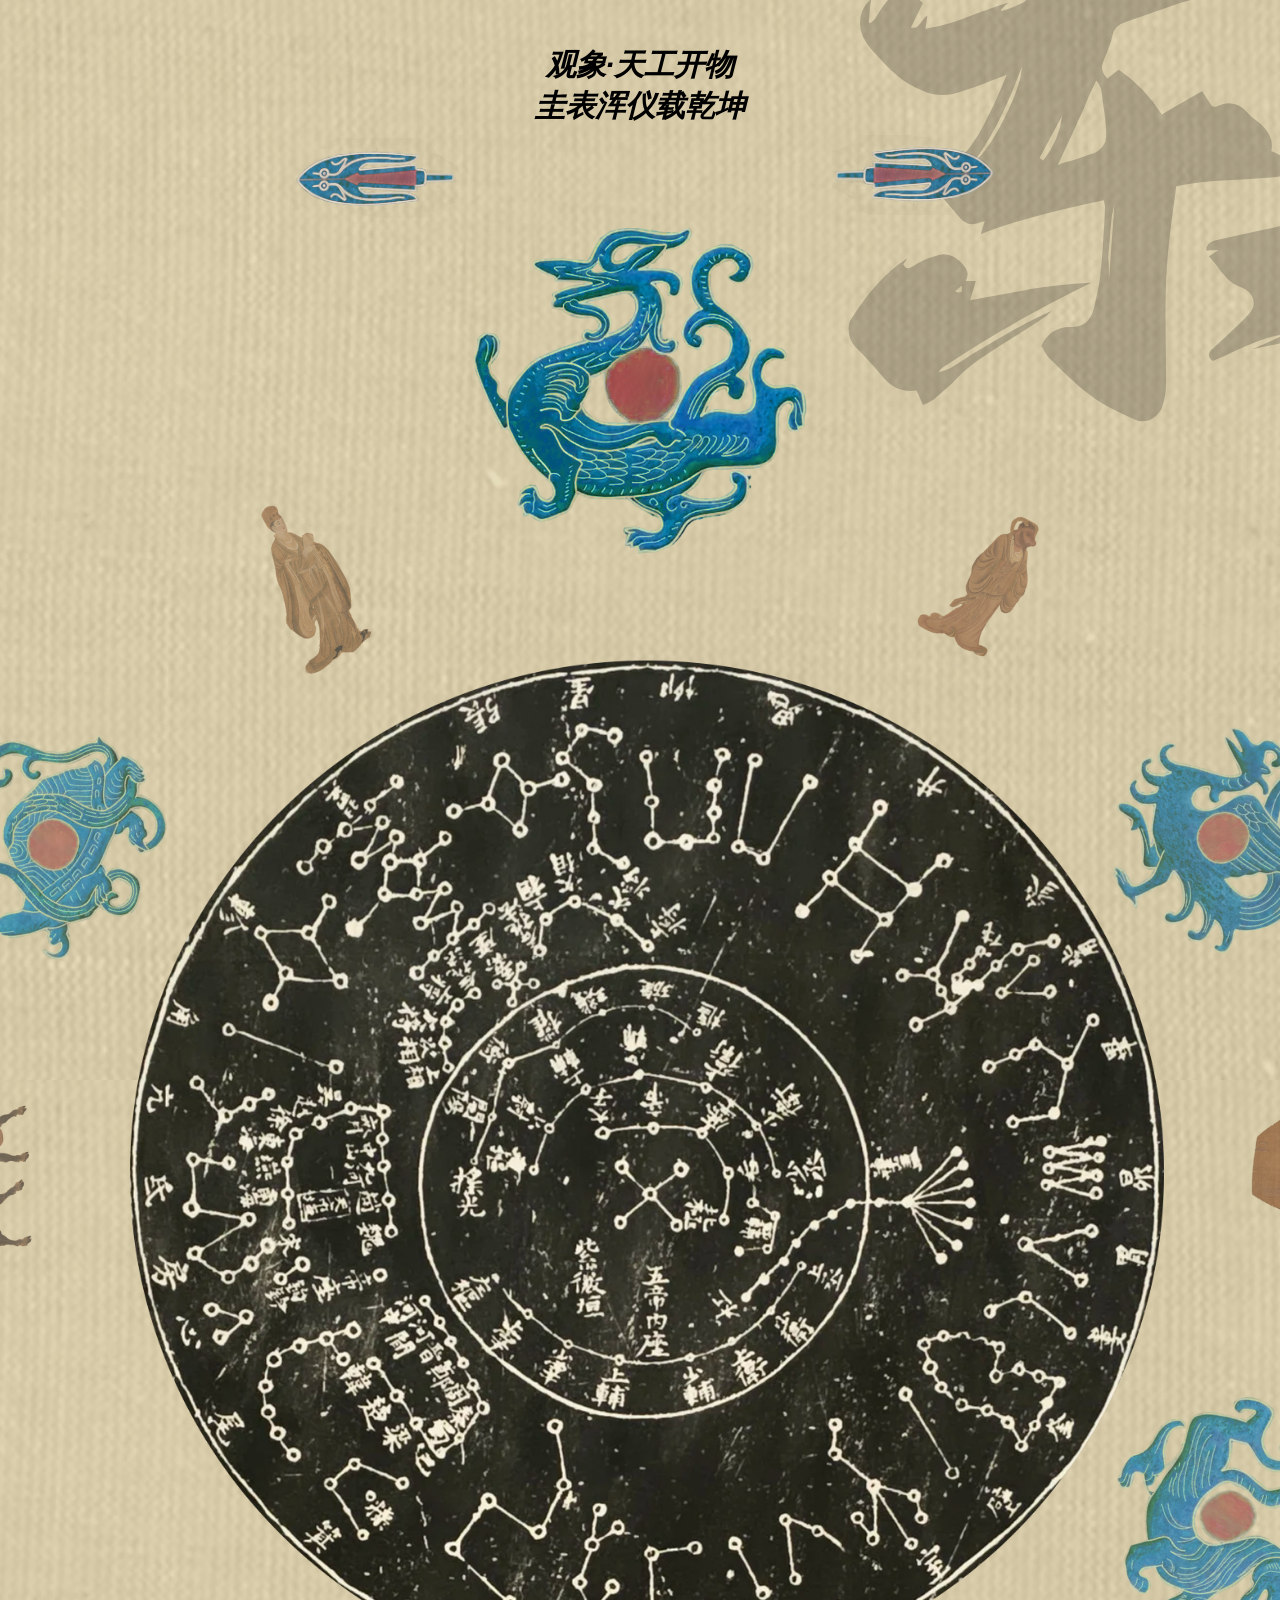
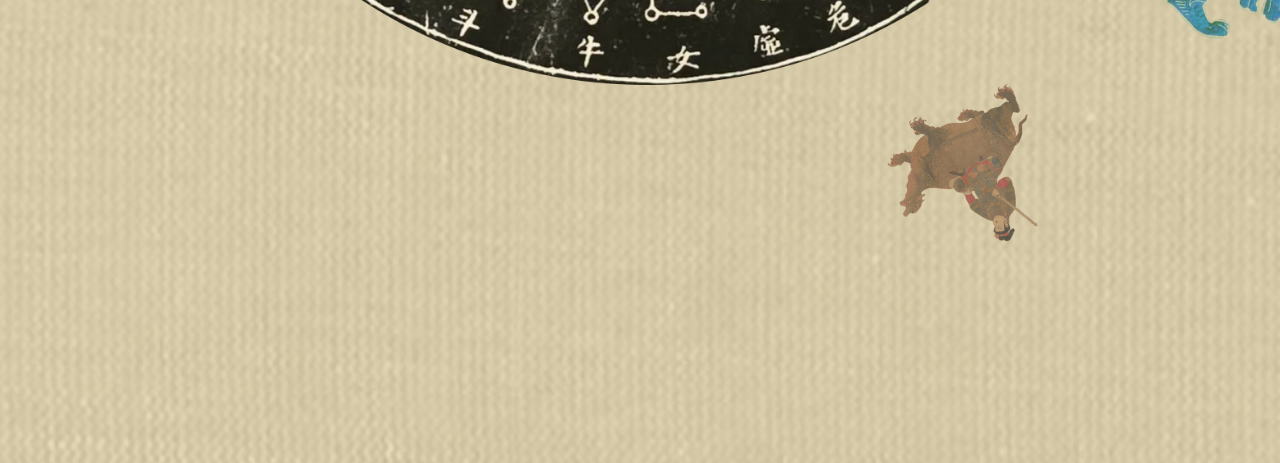
<file: pages/首页.html>
<!DOCTYPE html>
<html>
	<head>
		<meta charset="utf-8">
		<title>天玑谱 首页</title>
		<!-- 色卡 -->
		<!-- #9f492d #026399 #e6e2cf #151614 -->
		<link rel="stylesheet" href="../css/首页.css" />
		<link rel="stylesheet" href="../css/全局.css" />
		<link rel="stylesheet" href="../css/导航栏-蓝.css" />
	</head>
	<!-- 
	 功能：
	 1. 鼠标在页面拖拽时，转盘和卡片跟随旋转，旋转会吸附到card上，并记录当前card的一个索引值，使上方的card进入active状态。
	 2. 每个card正常情况下透明度为0.7，鼠标悬浮或进入active状态时透明度为1
	 3. 点击非active状态的card会使其进入active状态，转盘自动旋转使该卡片处于正上方
	 4. 点击处于active状态的card会执行操作
	 5. 有一个描述框，会跟随当前处于active状态的card而改变其内容
	 6. 有一对切换按钮可以实现active状态转移到当前active卡片的左边或右边的卡片
	 7. 当第一个或第四个card处于active状态时，不可再向没有卡片的方向进行拖拽或按钮切换操作
	 -->
	<body style="background-image: url('../img/首页/首页底图2.png')">
		
		<!-- 跳转动画 -->
		<div class="loading"></div>
		
		<!-- 顶部感应区域，用于控制导航栏自动隐藏 -->
		<div class="top-trigger"></div>
		<!-- 导航栏 -->	
		<nav class="navbar">
		    <div class="logo">天玑谱</div>
		    <ul class="nav-links">
		        <li><a onclick="loading.in('../pages/首页.html')">首页</a></li>
		        <li><a onclick="loading.in('../算法/算法.html')">算筹</a></li>
		        <li><a onclick="loading.in('../pages/工具页.html')">观象</a></li>
		        <li><a onclick="loading.in('../pages/人物.html')">问道</a></li>
		        <li><a onclick="loading.in('../pages/书籍.html')">典藏</a></li>
		    </ul>
		</nav>
		<div id="title">观象·天工开物 <br>圭表浑仪载乾坤</div>
		<div id="tipbar">点击进入对应章节</div>
		<button id="prevBtn" class="pageButton"><img src="../img/首页/箭头.png" alt="" /></button>
		<button id="nextBun" class="pageButton"><img src="../img/首页/箭头.png" alt="" /></button>
		<div id="container" >
			
			<div id="rotate" class="rotater">
				<div class="card sub" >
					<img src="../img/首页/星宿6.png" alt="" />
				</div>
				<div class="card main" data-index='0'  data-loc="北" alt="" data-angle="-60"
				data-simple="算筹·历法玄机<br>星移斗转皆成算"
				data-content="此章为历法基础算法，千年观天，浩渺星河皆化玄机妙法。"
				data-detail="先贤以数理织就星河轨迹。从“上元积年”的时空原点，到“祖冲之闰法”的日月协奏，再到“二十四节气”的农耕智慧，皆以算筹为笔，写就宇宙的恒常与变易。内插之法三次推演，勾勒日月盈仄；定朔定气弃虚求实，令四时更迭与天象同频......此章非止陈列古术，更可执虚拟算筹，亲身计算触碰算法精魂。"
				data-herf="../算法/算法.html"
				>
					<img src="../img/首页/北玄武 1算法.png" />
				</div>
				<div class="card sub">
					<img src="../img/首页/星宿5.png" alt="" />
				</div>
				<div class="card main active" data-index='1' data-loc="东" data-angle="0"
				data-simple="观象·天工开物<br>圭表浑仪载乾坤"
				data-content="此章陈列先贤观天工具，一器一术皆藏造化。"
				data-detail="圭表丈量日升月恒，浑仪转译天河密语。如今的北京古观象台上陈列着八架清制铜铸天文仪器原件，大器无声，向我们诉说着古天文家的宇宙模型；圭表测影与勾股术、弧矢割圆与黄赤换算，招差术与调日法，以数学奇招解天体之谜。查阅此章可感受张衡“璇玑玉衡，以齐七政”之妙。"
				data-herf="../pages/工具页.html"
				>
					<img src="../img/首页/东青龙 2工具.png" alt="" />
				</div>
				<div class="card sub">
					<img src="../img/首页/星宿3.png" alt="" />
				</div>
				<div class="card main" data-index='2'  data-loc="南" data-angle="60"
				data-simple="问道·星官列传<br>‌群贤列宿耀长空"
				data-content="此间星光汇聚，映照历代天学宗师，将华夏天文算法推向一个又一个高峰。"
				data-detail="战国甘德编制古老星表，汉代张衡提出“浑天说”，祖冲之首次引入岁差修正，僧一行实测子午线长度，他们以严谨的态度、创新的思维，不断拓展天文学的边界，成为人类探索宇宙征程中不朽的丰碑。"
				data-herf="../pages/人物.html"
				>
					<img src="../img/首页/南朱雀 3人物.png"alt="" />
				</div>
				<div class="card sub">
					<img src="../img/首页/星宿2.png" alt="" />
				</div>
				<div class="card main" data-index='3' data-loc="西" data-angle="120"
				data-simple="典藏·典籍撷英<br>汗青留痕照古今"
				data-content="此章为天文典籍介绍，竹简泛黄处，藏《尧典》定历之始；绢帛生辉时，见《太初》首纳节气。"
				data-detail="古代天文典籍或凝星辉为历法，或化农时为诗行，或执算筹破天穹，共同书写了华夏文明“究天人之际”的千年史诗，他们共同组成了可触可感的中华民族“问天”征程。"
				data-herf="../pages/书籍.html"
				>
					<img src="../img/首页/西白虎 4书籍.png"  alt="" />
				</div>
				<div class="card sub">
					<img src="../img/首页/星宿4.png" alt="" />
				</div>
				
				<div class="steel">
					<img src="../img/首页/星盘.png" alt="星盘未加载" />
				</div>
			</div>
			<div id="introduction">
				<p id="desc1">此章陈列先贤观天工具，一器一术皆藏造化。</p>
				<p id="desc2">圭表丈量日升月恒，浑仪转译天河密语。如今的北京古观象台上陈列着八架清制铜铸天文仪器原件，大器无声，向我们诉说着古天文家的宇宙模型；圭表测影与勾股术、弧矢割圆与黄赤换算，招差术与调日法，以数学奇招解天体之谜。查阅此章可感受张衡“璇玑玉衡，以齐七政”之妙。</p>
			</div>
			<div id="loc">东</div>
		</div>
		
	</body>
</html>
<script src="../js/navbar.js"></script>
<script src='../js/loading.js'></script>
<script>
	// ====================== 旋转控制部分 ==========================
	const cards = document.querySelectorAll(".main");
	const rotater = document.querySelector('#rotate');
	//信息更新
	const introduction = document.getElementById('introduction');
	const simple = document.querySelector("#desc1");
	const detail = document.querySelector("#desc2");
	const title = document.getElementById("title");
	const loc = document.getElementById('loc');
	const tip = document.getElementById('tipbar');
	//按钮
	const prevbtn = document.getElementById("prevBtn");
	const nextbtn = document.getElementById("nextBun");

	
	let activeIndex = 1;
	let activeCard = null;
	
	// 激活卡片
	function activateCard(card) {
	    // 移除之前激活的卡片
	    if (activeCard) {
	        activeCard.classList.remove('active');
	    }
	    
	    // 设置新激活的卡片
	    activeCard = card;
	    card.classList.add('active');
	    
	    // 更新描述
		title.innerHTML = card.dataset.simple;
		loc.textContent = card.dataset.loc;
		activeIndex = Number(card.dataset.index);
		
		//计算角度
		const angle = parseFloat(card.dataset.angle);
		
		// 旋转容器使当前卡片位于正上方
		const rotation = -angle;
		rotater.style.transform = `rotate(${rotation}deg)`;
		
		updateBtn();
	}
	
	//更新按钮状态
	function updateBtn(){
		// 根据索引设置按钮可用性
		if (activeIndex < 0.5){
			prevbtn.classList.add("disabled");
			nextbtn.classList.remove("disabled");
		}else if(activeIndex > 2.5){
			prevbtn.classList.remove("disabled");
			nextbtn.classList.add("disabled");
		}else{
			prevbtn.classList.remove("disabled");
			nextbtn.classList.remove("disabled");
		}
	}
	
	
	//根据索引激活卡片
	function activeCardByIndex(index) {
		activateCard(cards[index]);
	}
	
	//按钮点击事件
	prevbtn.addEventListener('click', function(){
		// 按钮禁用则返回
		if (prevbtn.classList.contains('disabled')){return}
		//跳到上一个
		activeCardByIndex(activeIndex - 1);
	})
	
	nextbtn.addEventListener('click', function(){
		// 按钮禁用则返回
		if (nextbtn.classList.contains('disabled')){return}
		//跳到上一个
		activeCardByIndex(activeIndex + 1);
	})
	
	// 卡片点击事件
	cards.forEach(card => {
	    card.addEventListener('click', function() {
			if (this.classList.contains('active')){
				loading.in(this.dataset.herf);
			}
	        activateCard(this);
	    });
		card.addEventListener('mouseenter', function(){
			if (Number(this.dataset.index) !== activeIndex){
				tip.textContent = "点击查看详情"
			}else{
				tip.textContent = "点击跳转到对应章节"
				introduction.style.opacity = 0.5;
			}
			
			//更新描述
			simple.textContent = this.dataset.content;
			detail.textContent = this.dataset.detail;
			
			tip.style.opacity = 0.5;
		});
		card.addEventListener('mouseout', function(){
			introduction.style.opacity = 0;
			tip.style.opacity = 0;
		})
	});
	
	activeCardByIndex(1);
	
	
</script>
</file>
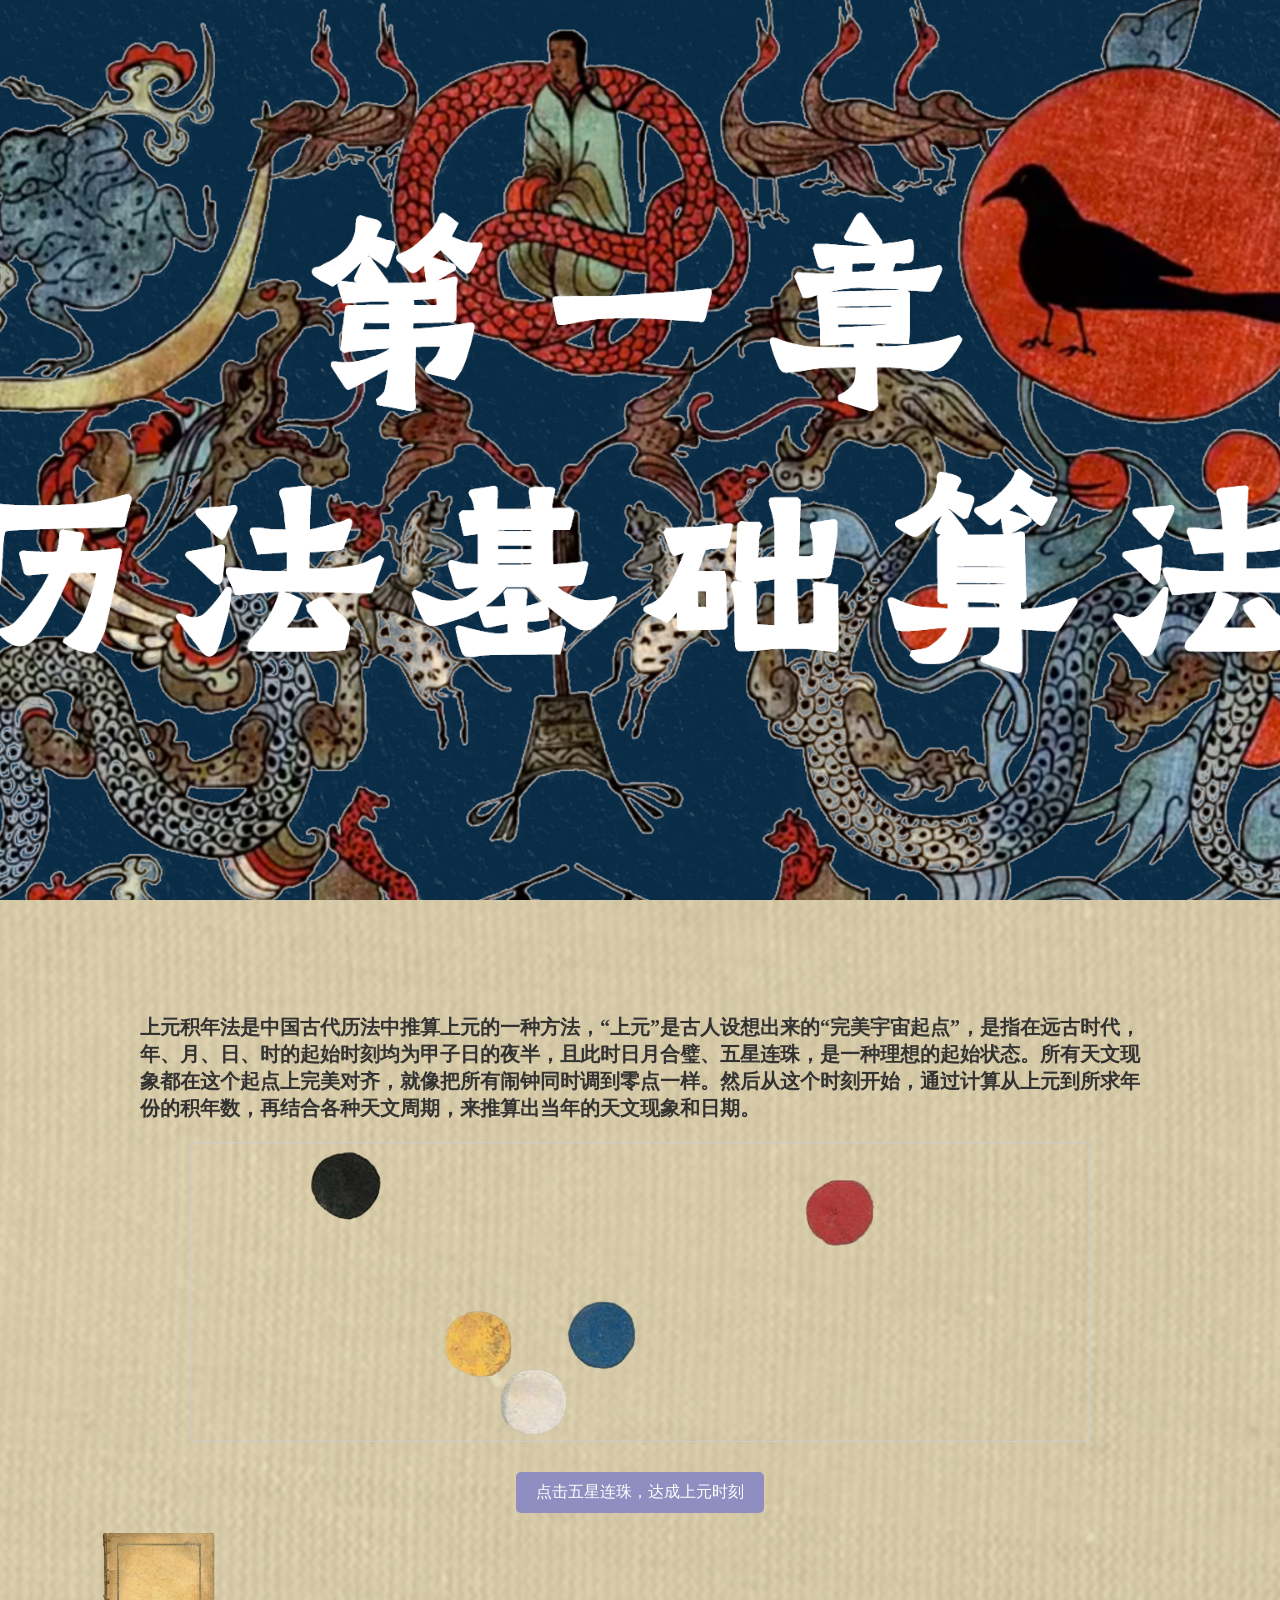
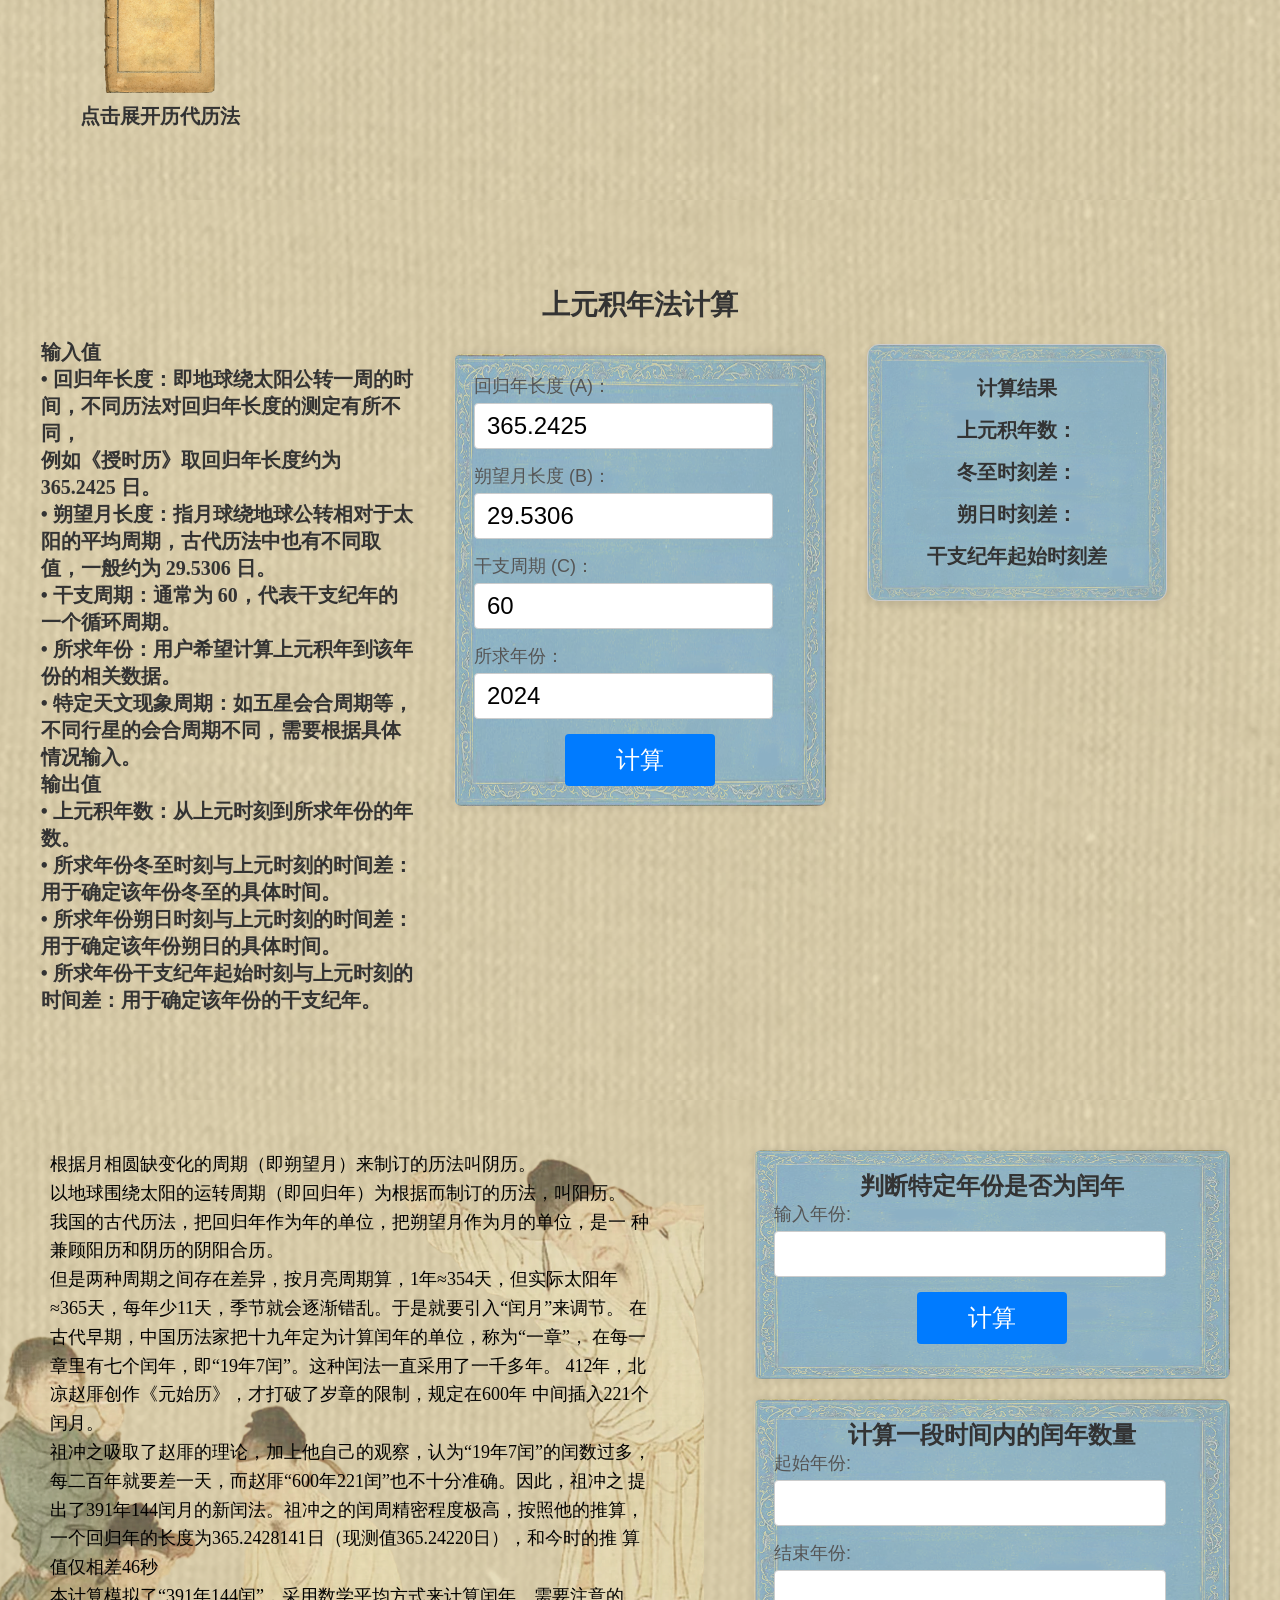
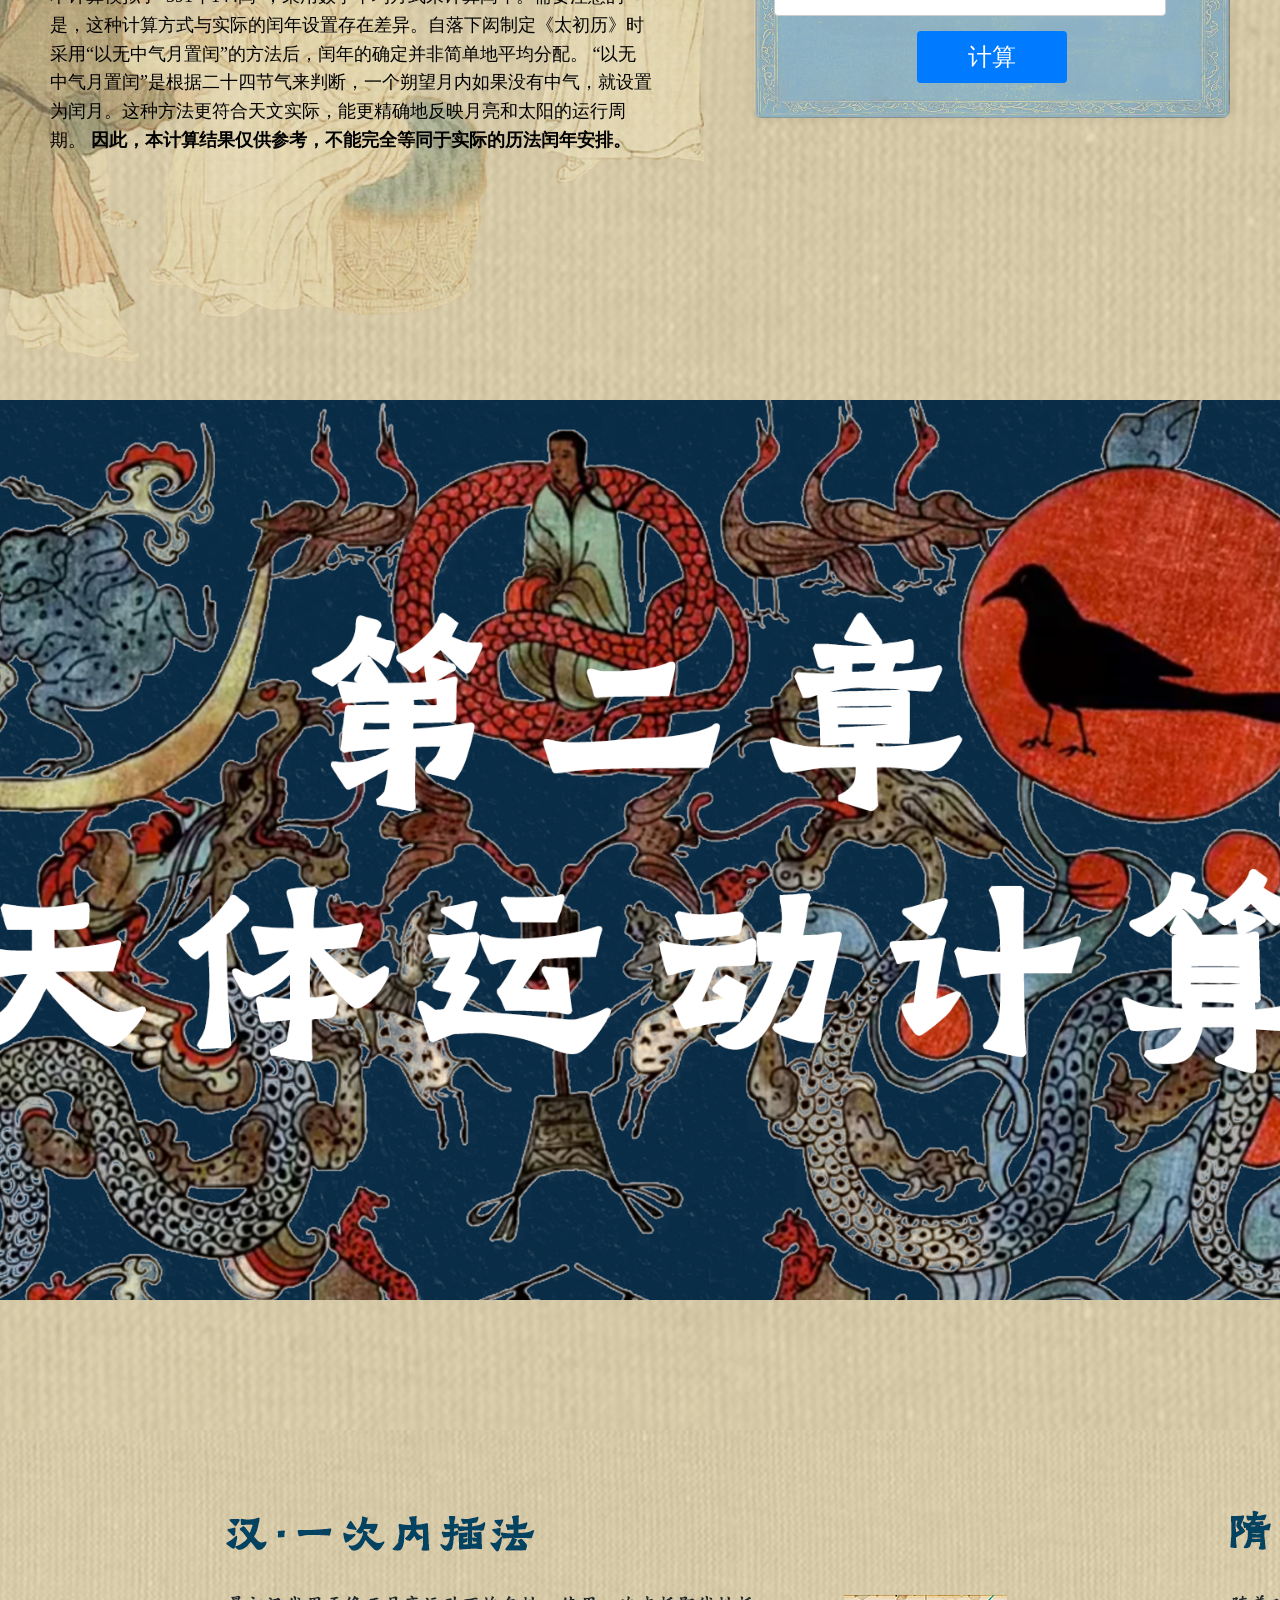
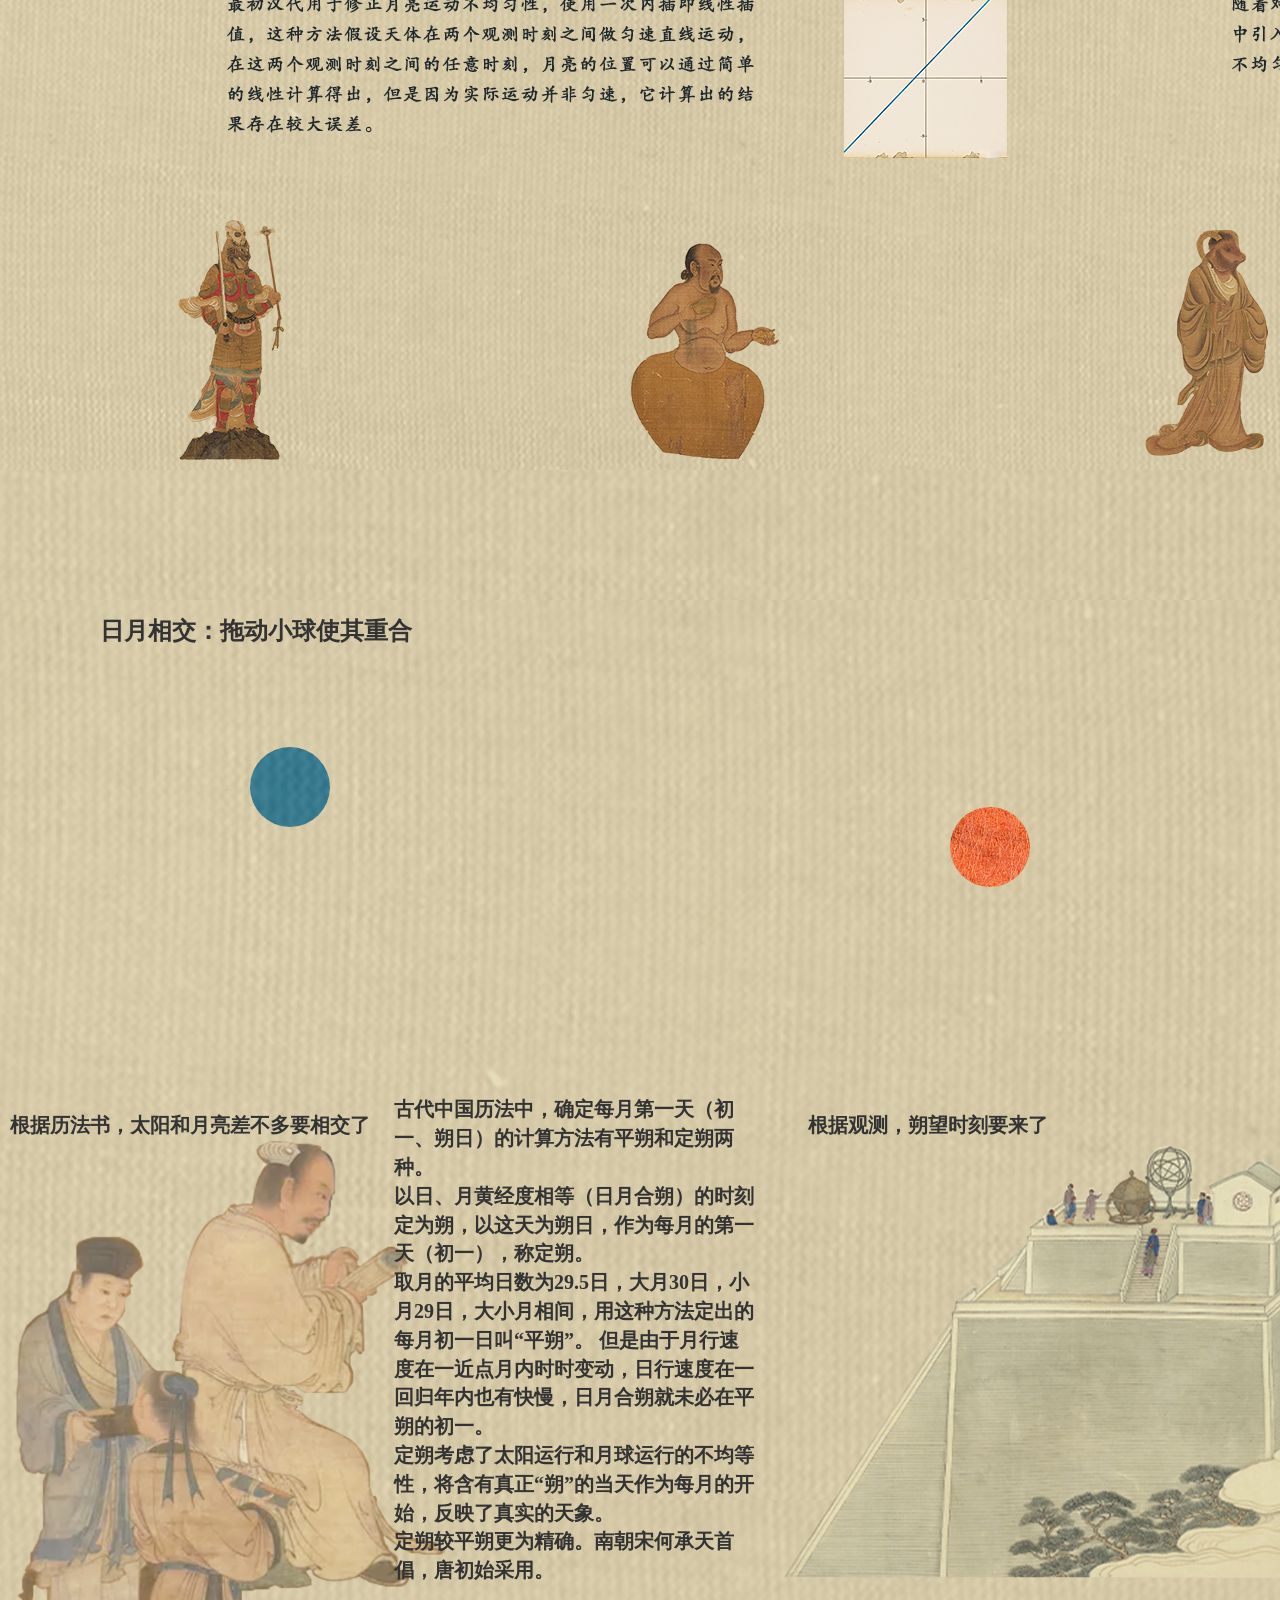
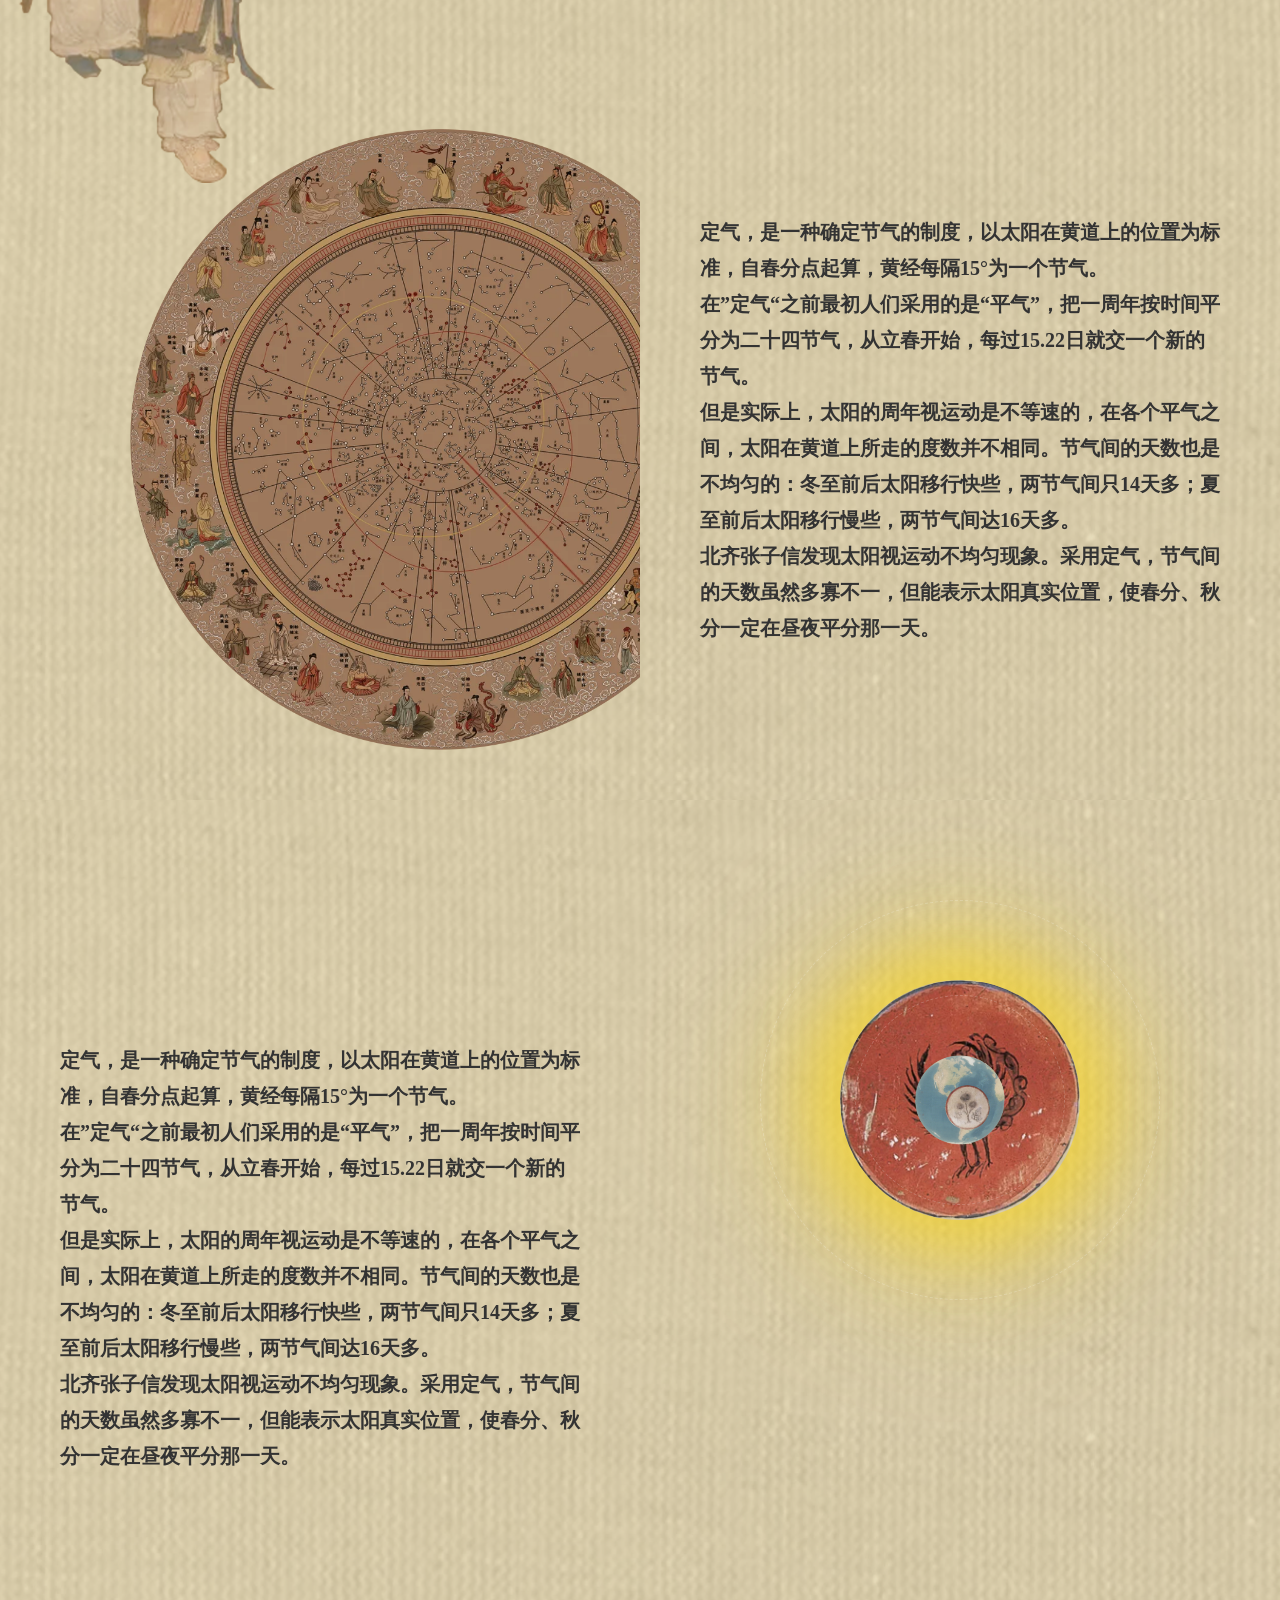
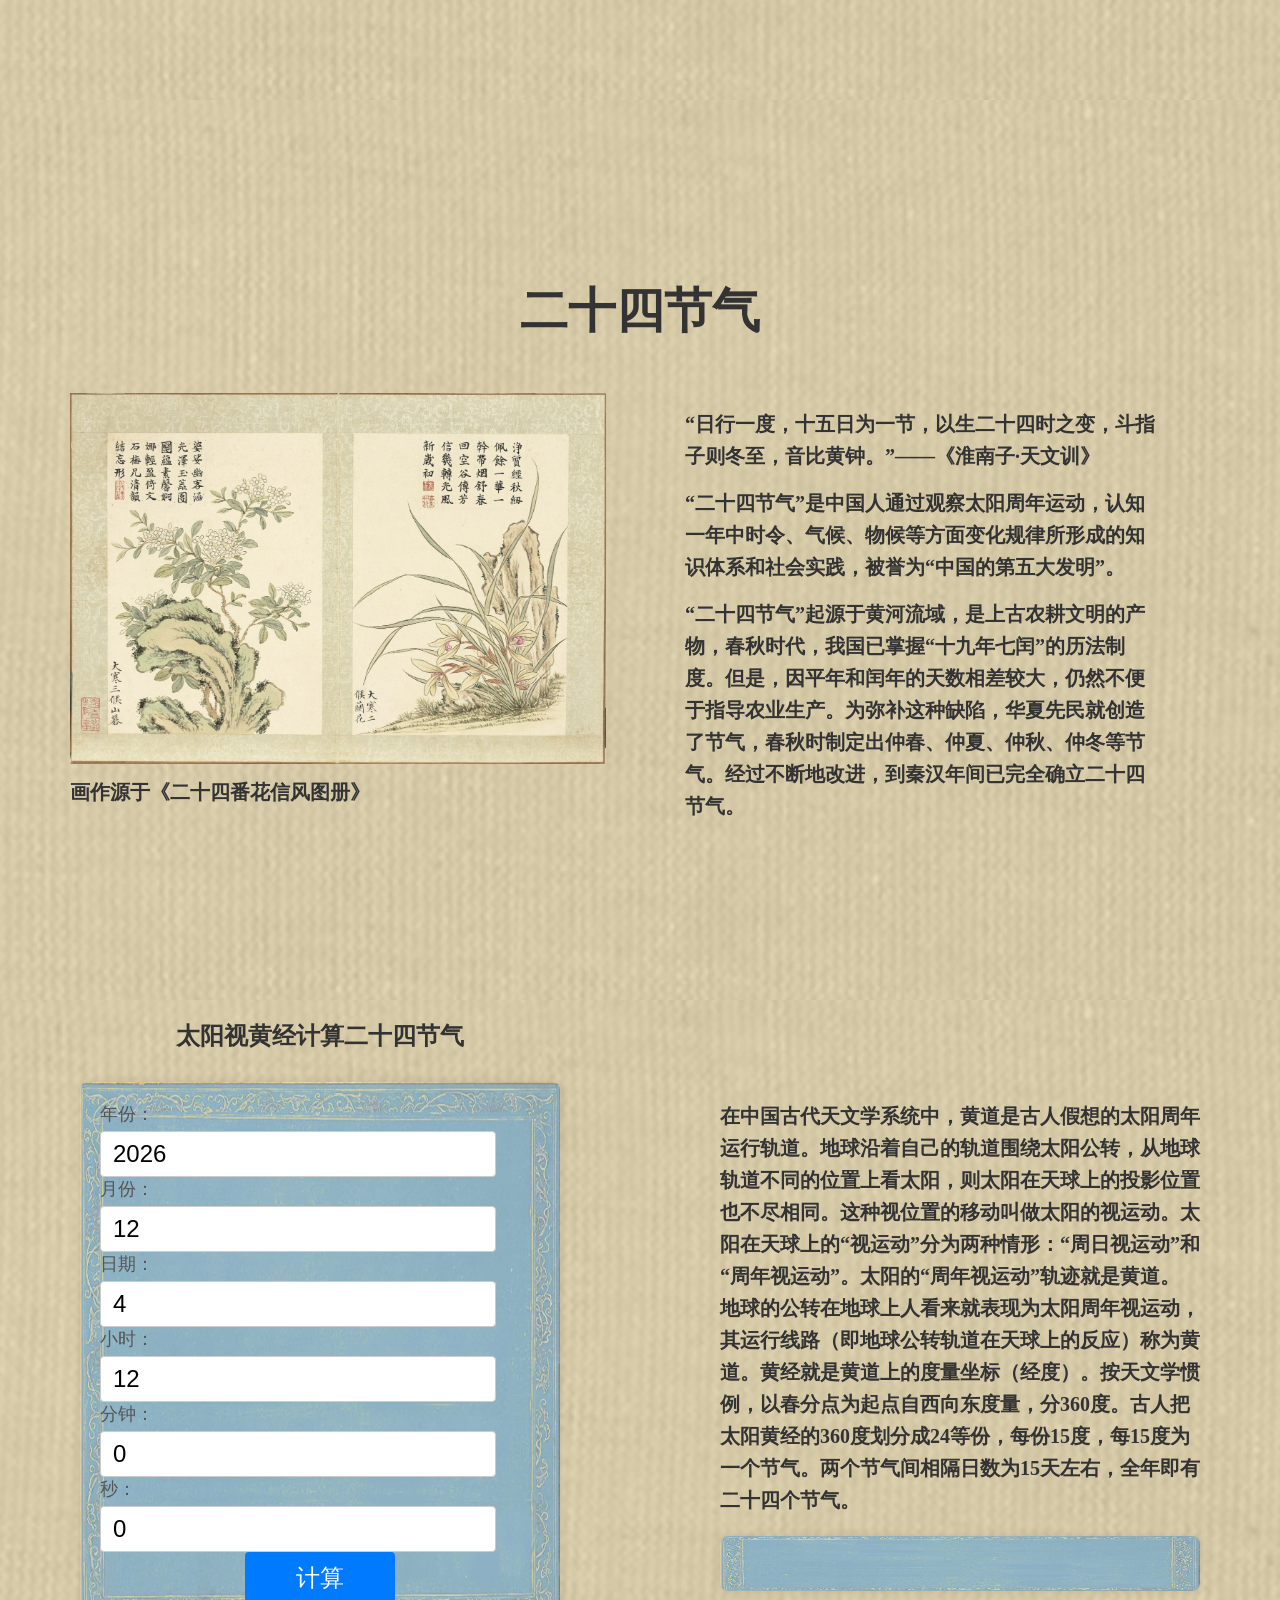
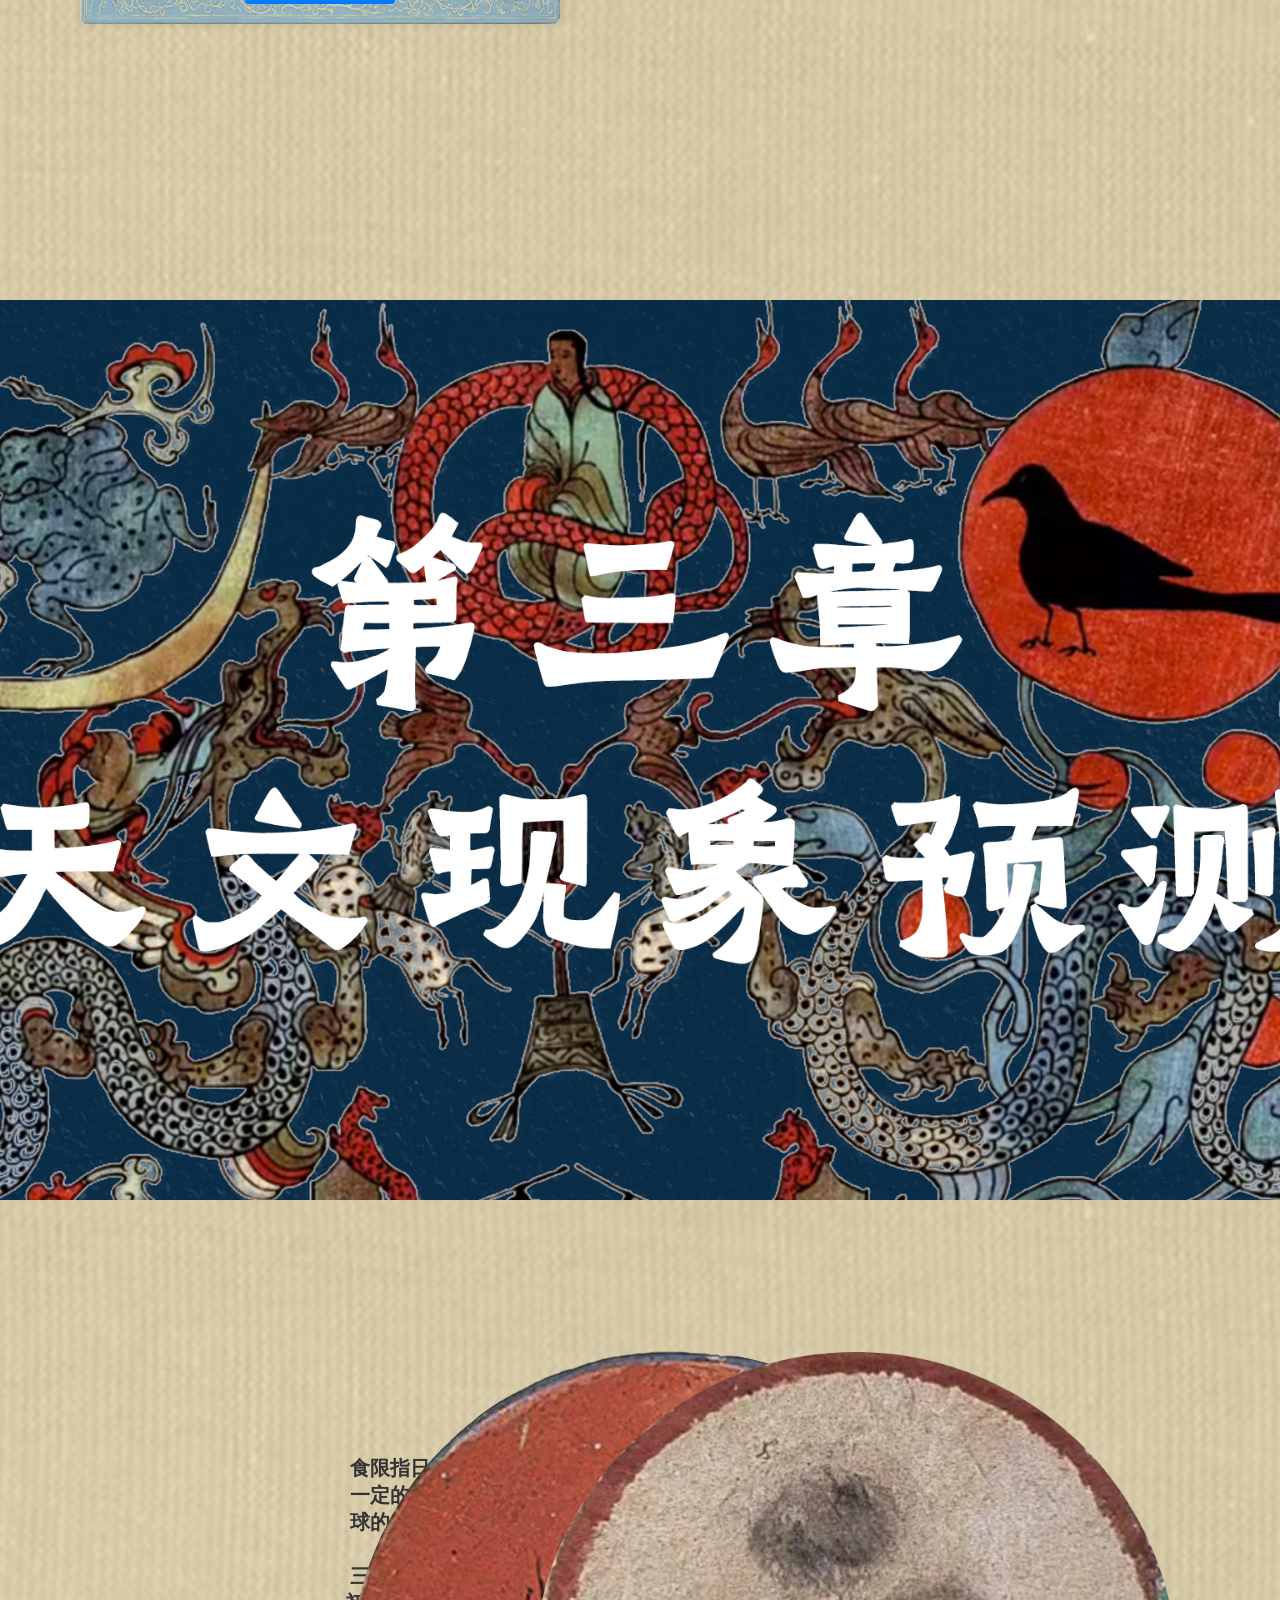
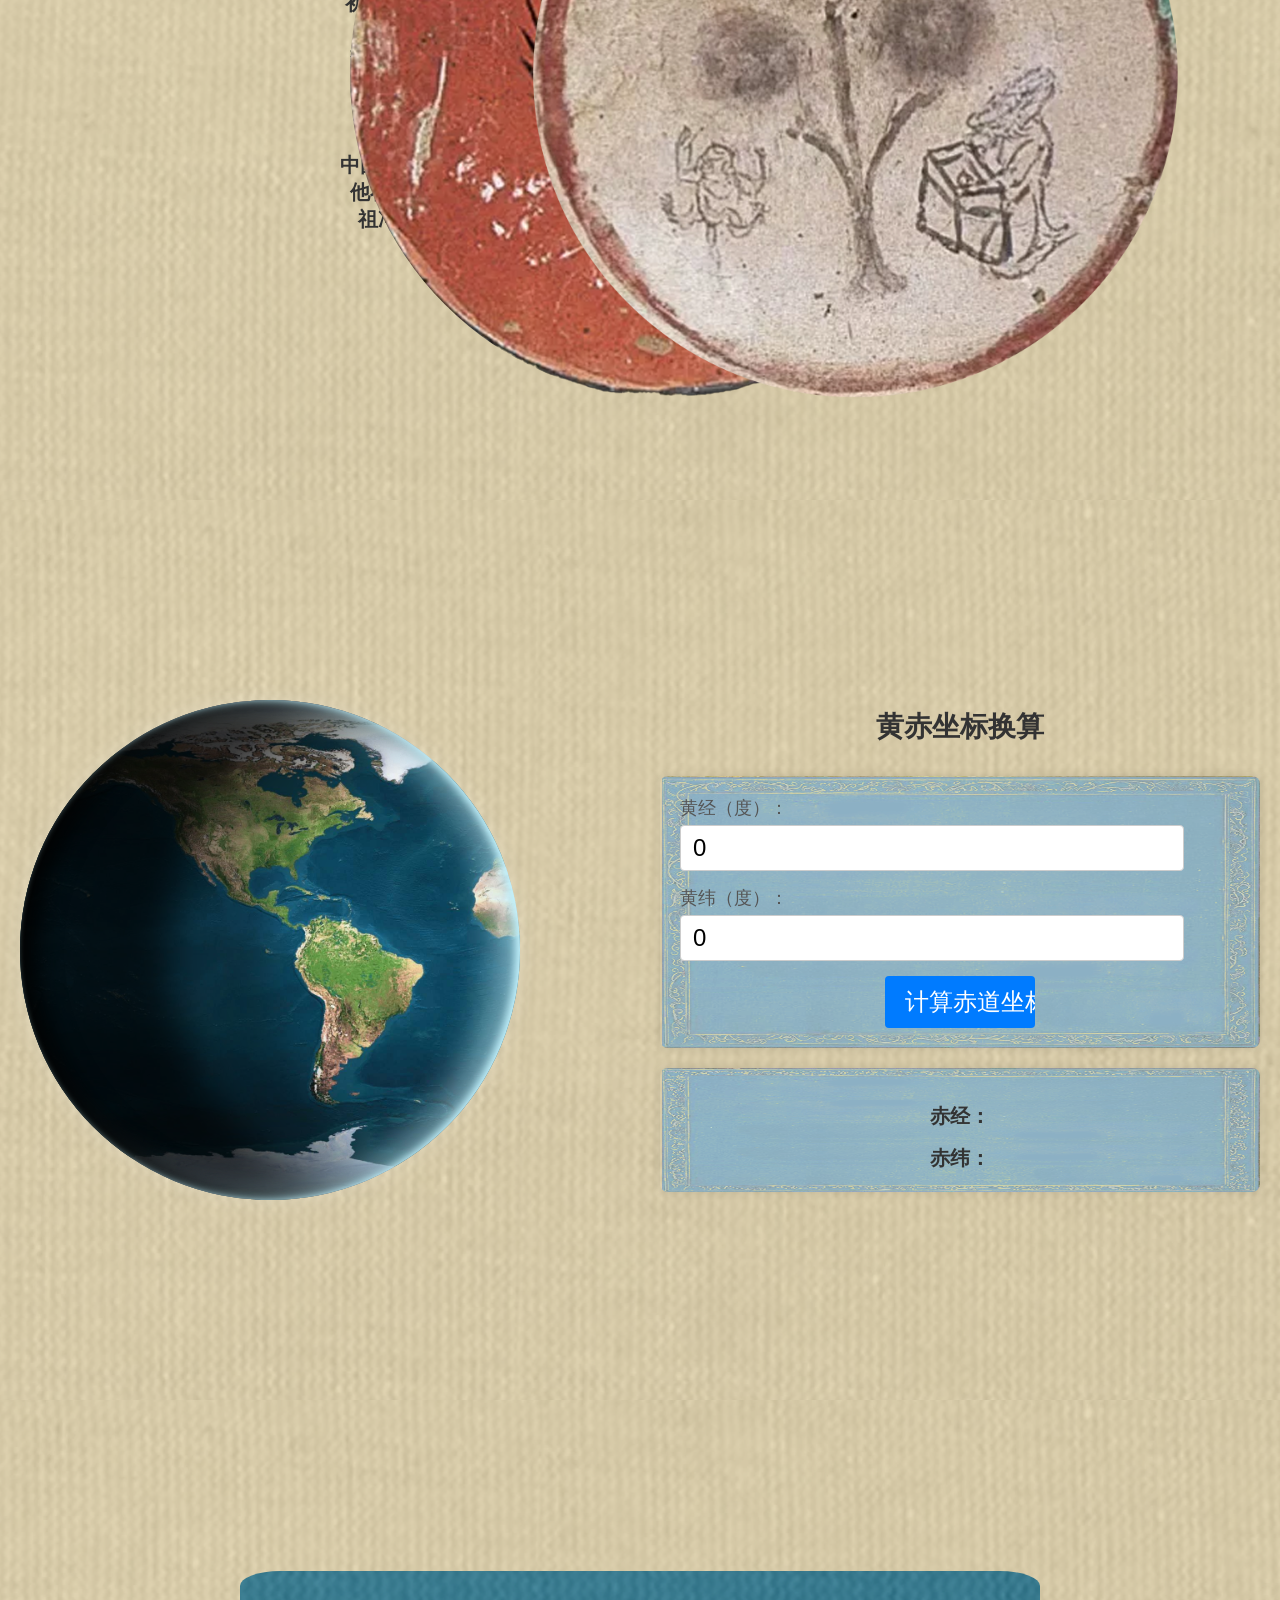
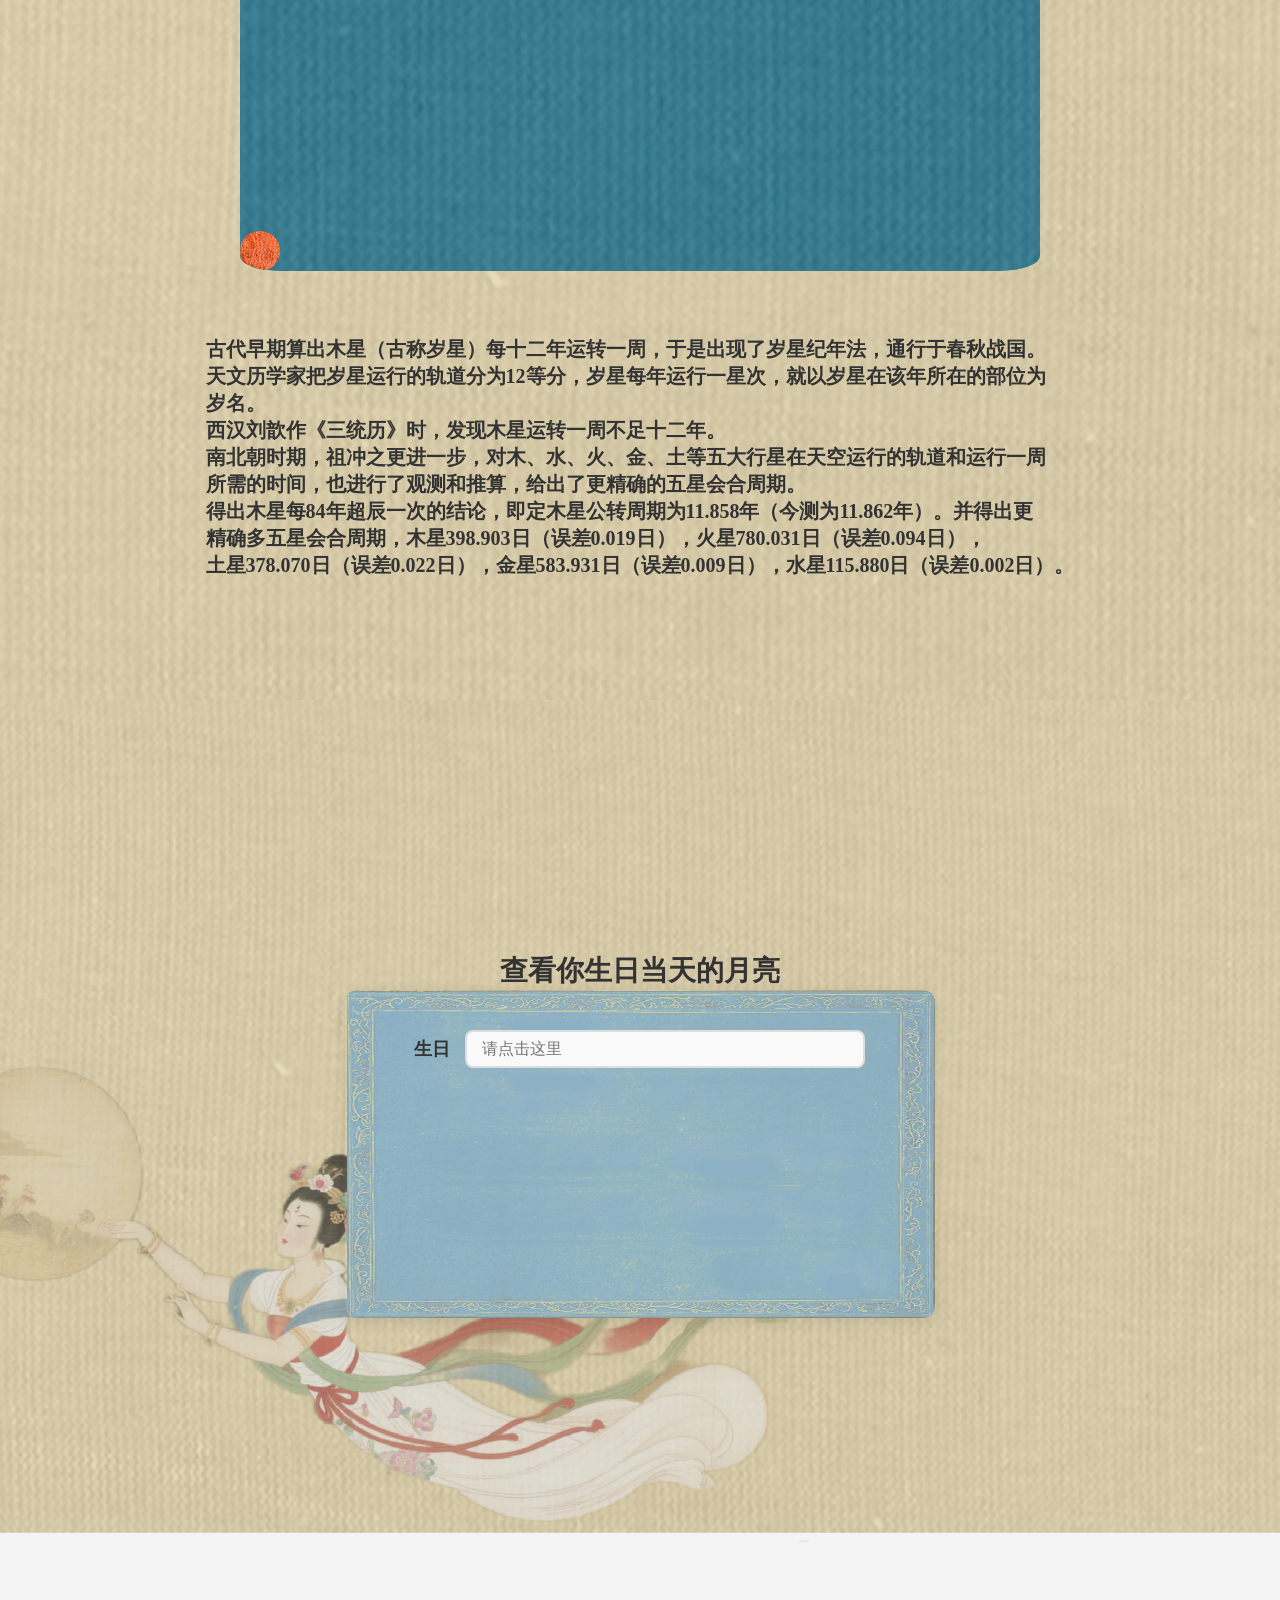
<file: 算法/算法.html>
<!DOCTYPE html>
<html lang="zh-CN">

<head>
    <meta charset="UTF-8">
    <meta name="viewport" content="width=device-width, initial-scale=1.0">
    <title>算筹·历法玄机 星移斗转皆成算</title>
    <style>
        body {
            margin: 0;
            padding: 0;
            overflow-x: hidden;
        }

        .page {
            width: 100vw;
            height: 100vh;
            display: flex;
            font-size: 24px;
            color: white;
        }

        .page:nth-child(1) {
            background-image: url('第一章.png');
            background-size: cover;
            background-position: center;
            background-repeat: no-repeat;

        }

        .page:nth-child(2) {
            background-image: url('首页底图2.png');
            display: flex;
            /* 添加这行，使该 div 成为 flex 容器 */
            flex-direction: column;
            /* 添加这行，使子元素垂直排列 */
            justify-content: center;
            /* 垂直居中子元素 */
            align-items: center;
            /* 水平居中子元素 */
        }

        .page:nth-child(3) {
            background-image: url('首页底图2.png');
            display: flex;
            /* 添加这行，使该 div 成为 flex 容器 */
            flex-direction: column;
            /* 添加这行，使子元素垂直排列 */
            justify-content: center;
            /* 垂直居中子元素 */
            align-items: center;
            /* 水平居中子元素 */
            padding: 20px;
            display: flex;
            flex-direction: column;
            align-items: center;
        }

        .page:nth-child(4) {
            background-image: url('首页底图2.png');
        }

        .page:nth-child(5) {
            background-image: url('第二章.png');
            background-size: cover;
            background-position: center;
            background-repeat: no-repeat;
        }

        .page:nth-child(6) {
            background-image: url('首页底图2.png');
            display: flex;
            justify-content: center;
            align-items: center;
            height: 100vh;
            margin: 0;
        }

        .page:nth-child(7) {
            width: 100vw;
            height: 100vh;
            display: flex;
            flex-direction: column;
            font-size: 24px;
            color: white;
            background-image: url('首页底图2.png');
        }

        .page:nth-child(8) {
            flex-direction: column;
            background-image: url('首页底图2.png');
        }

        .page:nth-child(9) {
            background-image: url('首页底图2.png');
        }

        .page:nth-child(10) {
            background-image: url('首页底图2.png');
            display: flex;
            /* 添加这行，使该 div 成为 flex 容器 */
            flex-direction: column;
            /* 添加这行，使子元素垂直排列 */
            justify-content: center;
            /* 垂直居中子元素 */
            align-items: center;
            /* 水平居中子元素 */
            padding: 20px;

        }

        .page:nth-child(11) {
            background-image: url('首页底图2.png');

        }

        .page:nth-child(12) {
            background-image: url('第三章.png');
            background-size: cover;
            background-position: center;
            background-repeat: no-repeat;

        }

        .page:nth-child(13) {
            background-image: url('首页底图2.png');
            display: flex;
            justify-content: center;
            align-items: center;
            height: 100vh;
            margin: 0;
        }

        .page:nth-child(14) {
            background-image: url('首页底图2.png');
            display: flex;
            justify-content: center;
            align-items: center;

            /* 两列之间的间距 */
        }

        .page:nth-child(15) {
            background-image: url('首页底图2.png');
            display: flex;
            /* 添加这行，使该 div 成为 flex 容器 */
            flex-direction: column;
            /* 添加这行，使子元素垂直排列 */
            justify-content: center;
            /* 垂直居中子元素 */
            align-items: center;
            /* 水平居中子元素 */
            padding: 20px;
        }

        .page:nth-child(16) {
            background-image: url('奔月3.png');
            background-size: cover;
            background-position: center;
            background-repeat: no-repeat;
            display: flex;
            /* 添加这行，使该 div 成为 flex 容器 */
            flex-direction: column;
            /* 添加这行，使子元素垂直排列 */
            justify-content: center;
            /* 垂直居中子元素 */
            align-items: center;
            /* 水平居中子元素 */
            padding: 20px;
        }


        #ylresult {
            margin-top: 10px;
			padding: 0;
        }
		
		.laydate-theme-lunar .layui-laydate-main {
			width: auto;
		  }
		  .laydate-theme-lunar .date-cell-inner {
			padding: 6px;
			width: 44px;
			height: 40px;
			border-radius: 4px !important;
		  }
		  .laydate-theme-lunar .layui-this {
			border-radius: 4px !important;
		  }
		  .laydate-theme-lunar .date-cell-inner b {
			display: block;
			font-weight: 400;
			height: 16px;
			font-size: 14px;
		  }
		  .laydate-theme-lunar .date-cell-inner i {
			display: block;
			font-style: normal;
			font-size: 10px;
		  }
		  .laydate-theme-lunar .badge {
			position: absolute;
			right: 0px;
			top: 0px;
			background-color: #4e5877;
			color: #fff;
			font-size: 12px;
			line-height: 14px;
			padding: 1px 2px;
			border-radius: 4px;
			text-decoration: none;
			transform: scale(0.7);
		  }
		  .laydate-theme-lunar .holiday .badge {
			background-color: #eb3333 !important;
		  }
		  .laydate-theme-lunar .hightlight i {
			color: #1e9fff;
		  }
		  .laydate-theme-lunar .layui-this .hightlight i {
			color: #fff;
		  }
		  .laydate-theme-lunar .laydate-month-list > li {
			height: 50px !important;
			line-height: 50px !important;
			width: 24.2% !important;
			margin: 18px 1px !important;
		  }
		  .laydate-theme-lunar .laydate-year-list > li {
			height: 40px !important;
			line-height: normal !important;
			width: 31.3% !important;
			margin: 8px 2px !important;
		  }
		  .laydate-theme-lunar .preview-inner > * {
			display: inline-block;
			margin-right: 5px;
			position: relative;
			font-size: 12px;
		  }
		  .laydate-theme-lunar .preview-inner > .badge {
			margin-right: 0;
		  }
		
    </style>
    <link rel="stylesheet" href="五星连珠.css">
	<link rel="stylesheet" href="../layui/css/layui.css" />
    <!-- <link rel="stylesheet" href="上元_styles.css">
    <link rel="stylesheet" href="闰年styles.css"> -->
    <link rel="stylesheet" href="dsball.css">
    <link rel="stylesheet" href="日月运动1.css">
    <!-- <link rel="stylesheet" href="太阳styles.css">
    <link rel="stylesheet" href="日晷styles.css">
    <link rel="stylesheet" href="黄经styles.css"> -->
    <link rel="stylesheet" href="日食月食1.css">
    <link rel="stylesheet" href="表单.css">
    <link rel="stylesheet" href="../css/导航栏-蓝.css" />
    <link rel="stylesheet" href="../css/全局.css" />
</head>

<body>
    <div class="page">
    </div>
    <div class="page">
        <p style="margin-top: 20px;">
            <br>上元积年法是中国古代历法中推算上元的一种方法，“上元”是古人设想出来的“完美宇宙起点”，是指在远古时代，
            <br>年、月、日、时的起始时刻均为甲子日的夜半，且此时日月合璧、五星连珠，是一种理想的起始状态。所有天文现
            <br>象都在这个起点上完美对齐，就像把所有闹钟同时调到零点一样。然后从这个时刻开始，通过计算从上元到所求年
            <br>份的积年数，再结合各种天文周期，来推算出当年的天文现象和日期。
        </p>

        <div class="wx-container" id="wx-container">
            <img src="白.png" alt="Image 1" class="wximage">
            <img src="黑.png" alt="Image 2" class="wximage">
            <img src="红.png" alt="Image 3" class="wximage">
            <img src="黄.png" alt="Image 4" class="wximage">
            <img src="蓝.png" alt="Image 5" class="wximage">
        </div>
        <button onclick="arrangeImages()" class="b1">点击五星连珠，达成上元时刻</button>
        <div class="big-container" onclick="showNextDiv()">
            <div class="small-container">
                <img src="时间线.png" alt="Image 1">
                <p style="font-family: '宋体';">点击展开历代历法</p>
            </div>
            <div class="small-container">
                <img src="大衍历.png" alt="Image 2">
                <p style="font-family: '宋体';">汉代《大衍历》</p>
            </div>
            <div class="small-container">
                <img src="三统历.png" alt="Image 3">
                <p style="font-family: '宋体';">唐代《三统历》</p>
            </div>
            <div class="small-container">
                <img src="授时历.png" alt="Image 4">
                <p style="font-family: '宋体';">元代《授时历》</p>
            </div>
        </div>
    </div>
    <div class="page">
        <h3>上元积年法计算</h3>
        <div class="sycontainer">
            <div class="syleft-container">
                <p style="font-family: '宋体';">输入值
                    <br>• 回归年长度：即地球绕太阳公转一周的时间，不同历法对回归年长度的测定有所不同，
                    <br>例如《授时历》取回归年长度约为 365.2425 日。
                    <br>• 朔望月长度：指月球绕地球公转相对于太阳的平均周期，古代历法中也有不同取值，一般约为 29.5306 日。
                    <br>• 干支周期：通常为 60，代表干支纪年的一个循环周期。
                    <br>• 所求年份：用户希望计算上元积年到该年份的相关数据。
                    <br>• 特定天文现象周期：如五星会合周期等，不同行星的会合周期不同，需要根据具体情况输入。
                    <br>输出值
                    <br>• 上元积年数：从上元时刻到所求年份的年数。
                    <br>• 所求年份冬至时刻与上元时刻的时间差：用于确定该年份冬至的具体时间。
                    <br>• 所求年份朔日时刻与上元时刻的时间差：用于确定该年份朔日的具体时间。
                    <br>• 所求年份干支纪年起始时刻与上元时刻的时间差：用于确定该年份的干支纪年。
                </p>
            </div>
            <div class="symiddle-container">
                <form id="input-form">
                    <label for="A">回归年长度 (A)：</label>
                    <input type="number" id="A" value="365.2425" required>
                    <label for="B">朔望月长度 (B)：</label>
                    <input type="number" id="B" value="29.5306" required>
                    <label for="C">干支周期 (C)：</label>
                    <input type="number" id="C" value="60" required>
                    <label for="target_year">所求年份：</label>
                    <input type="number" id="target_year" value="2024" required>
                    <input type="submit" value="计算">
                </form>
            </div>
            <div class="syright-container">
                <div id="result-container">
                    <h4>计算结果</h4>
                    <p>上元积年数：<span id="shangyuan_years"></span></p>
                    <p>冬至时刻差：<span id="delta_t1"></span></p>
                    <p>朔日时刻差：<span id="delta_t2"></span></p>
                    <p>干支纪年起始时刻差<span id="delta_t3"></span></p>
                </div>
            </div>
        </div>
    </div>
    <div class="page">
        <div class="ry-container">
            <div class="ry-words">
                根据月相圆缺变化的周期（即朔望月）来制订的历法叫阴历。<br>
                以地球围绕太阳的运转周期（即回归年）为根据而制订的历法，叫阳历。<br>
                我国的古代历法，把回归年作为年的单位，把朔望月作为月的单位，是一
                种兼顾阳历和阴历的阴阳合历。<br>
                但是两种周期之间存在差异，按月亮周期算，1年≈354天，但实际太阳年
                ≈365天，每年少11天，季节就会逐渐错乱。于是就要引入“闰月”来调节。
                在古代早期，中国历法家把十九年定为计算闰年的单位，称为“一章”，
                在每一章里有七个闰年，即“19年7闰”。这种闰法一直采用了一千多年。
                412年，北凉赵厞创作《元始历》，才打破了岁章的限制，规定在600年
                中间插入221个闰月。<br>
                祖冲之吸取了赵厞的理论，加上他自己的观察，认为“19年7闰”的闰数过多，
                每二百年就要差一天，而赵厞“600年221闰”也不十分准确。因此，祖冲之
                提出了391年144闰月的新闰法。祖冲之的闰周精密程度极高，按照他的推算，
                一个回归年的长度为365.2428141日（现测值365.24220日），和今时的推
                算值仅相差46秒<br>
                本计算模拟了“391年144闰”，采用数学平均方式来计算闰年。需要注意的是，这种计算方式与实际的闰年设置存在差异。自落下闳制定《太初历》时采用“以无中气月置闰”的方法后，闰年的确定并非简单地平均分配。
                “以无中气月置闰”是根据二十四节气来判断，一个朔望月内如果没有中气，就设置为闰月。这种方法更符合天文实际，能更精确地反映月亮和太阳的运行周期。
                <b>因此，本计算结果仅供参考，不能完全等同于实际的历法闰年安排。</b>
            </div>
            <div class="ry-form">
                <div class="calculation-section">
                    <h4>判断特定年份是否为闰年</h4>
                    <label for="single-year">输入年份:</label>
                    <input type="number" id="single-year" required>
                    <button class="b2" onclick="checkSingleYear()">计算</button>
                    <p id="single-year-result"></p>
                </div>
                <!-- 一段时间内闰年数量的计算表单 -->
                <div class="calculation-section">
                    <h4>计算一段时间内的闰年数量</h4>
                    <label for="start-year">起始年份:</label>
                    <input type="number" id="start-year" required>
                    <label for="end-year">结束年份:</label>
                    <input type="number" id="end-year" required>
                    <button class="b2" onclick="countLeapYears()">计算</button>
                    <p id="leap-year-count-result"></p>
                </div>
            </div>
        </div>
    </div>
    <!-- <div class="page">天体运动计算封面</div> -->
    <div class="page"></div>
    <div class="page">
        <div class="nc-container">
            <div class="image-slider">
                <!-- 这里替换为你的长图 -->
                <img src="内插法 (2).png" alt="长图">
            </div>
        </div>
    </div>
    <div class="page">
        <p style="font-family: '宋体'; font-size: 24px; margin-left: 100px;">日月相交：拖动小球使其重合</p>
        <div id="curve-container">
            <div id="trail">
            </div>
            <div id="tzball">
            </div>
            <div id="new-ball"> <!-- 新增的小球 -->
            </div>
        </div>
        <div class="ds">
            <div class="ds1">
                <p>根据历法书，太阳和月亮差不多要相交了</p>
                <img src="定朔1.png" alt="长图">
            </div>
            <div class="ds2">
                <p> <br>
                    <br>
                    <br>
                    古代中国历法中，确定每月第一天（初一、朔日）的计算方法有平朔和定朔两种。<br>
                    以日、月黄经度相等（日月合朔）的时刻定为朔，以这天为朔日，作为每月的第一天（初一），称定朔。<br>
                    取月的平均日数为29.5日，大月30日，小月29日，大小月相间，用这种方法定出的每月初一日叫“平朔”。
                    但是由于月行速度在一近点月内时时变动，日行速度在一回归年内也有快慢，日月合朔就未必在平朔的初一。<br>
                    定朔考虑了太阳运行和月球运行的不均等性，将含有真正“朔”的当天作为每月的开始，反映了真实的天象。<br>
                    定朔较平朔更为精确。南朝宋何承天首倡，唐初始采用。<br>
                </p>
            </div>
            <div class="ds3">
                <p style="margin-right: 0;">&nbsp&nbsp&nbsp&nbsp&nbsp&nbsp根据观测，朔望时刻要来了</p>
                <img src="定朔2.png" alt="长图">
            </div>
        </div>
    </div>
    <div class="page">
        <div class="dqcontainer">
            <div class=rotating-image-container>
                <img src="定气.png" alt="旋转图片">
            </div>
            <div class="dqtext-container">
                <p> &nbsp<br>
                    &nbsp<br>
                    <br>
                    <br>
                    定气，是一种确定节气的制度，以太阳在黄道上的位置为标准，自春分点起算，黄经每隔15°为一个节气。<br>
                    在”定气“之前最初人们采用的是“平气”，把一周年按时间平分为二十四节气，从立春开始，每过15.22日就交一个新的节气。<br>
                    但是实际上，太阳的周年视运动是不等速的，在各个平气之间，太阳在黄道上所走的度数并不相同。节气间的天数也是不均匀的：冬至前后太阳移行快些，两节气间只14天多；夏至前后太阳移行慢些，两节气间达16天多。<br>
                    北齐张子信发现太阳视运动不均匀现象。采用定气，节气间的天数虽然多寡不一，但能表示太阳真实位置，使春分、秋分一定在昼夜平分那一天。
                </p>
            </div>
        </div>
    </div>
    <div class="page">
        <div class="dqtext-container">
            <p>定气，是一种确定节气的制度，以太阳在黄道上的位置为标准，自春分点起算，黄经每隔15°为一个节气。<br>
                在”定气“之前最初人们采用的是“平气”，把一周年按时间平分为二十四节气，从立春开始，每过15.22日就交一个新的节气。<br>
                但是实际上，太阳的周年视运动是不等速的，在各个平气之间，太阳在黄道上所走的度数并不相同。节气间的天数也是不均匀的：冬至前后太阳移行快些，两节气间只14天多；夏至前后太阳移行慢些，两节气间达16天多。<br>
                北齐张子信发现太阳视运动不均匀现象。采用定气，节气间的天数虽然多寡不一，但能表示太阳真实位置，使春分、秋分一定在昼夜平分那一天。</p>
        </div>
        <div id="solar-system">
            <div id="sun">
                <img src="太阳.png" alt="太阳" style="width: 100%; height: 100%; border-radius: 50%;">
            </div>
            <div id="earth-orbit">
                <div id="earth">
                    <img src="地球.png" alt="地球" style="width: 100%; height: 100%; border-radius: 50%;">
                    <div id="moon-orbit">
                        <!-- 月亮 -->
                        <div id="moon">
                            <img src="月亮.png" alt="月亮" style="width: 100%; height: 100%; border-radius: 50%;">
                        </div>
                    </div>
                </div>
            </div>
        </div>
    </div>
    <div class="page">
        <h1>二十四节气</h1>
        <div class="jqcontainer">
            <div id="image-carousel">
                <img src="1.jpg" alt="节气图1" class="carousel-image">
                <img src="2.jpg" alt="节气图2" class="carousel-image">
                <img src="3.jpg" alt="节气图2" class="carousel-image">
                <img src="4.jpg" alt="节气图1" class="carousel-image">
                <img src="5.jpg" alt="节气图2" class="carousel-image">
                <img src="6.jpg" alt="节气图2" class="carousel-image">
                <img src="7.jpg" alt="节气图1" class="carousel-image">
                <img src="8.jpg" alt="节气图2" class="carousel-image">
                <img src="9.jpg" alt="节气图2" class="carousel-image">
                <img src="10.jpg" alt="节气图2" class="carousel-image">
                <img src="11.jpg" alt="节气图2" class="carousel-image">
                <img src="12.jpg" alt="节气图2" class="carousel-image">
                <p>画作源于《二十四番花信风图册》</p>
            </div>
            <div id="description">
                <p>“日行一度，十五日为一节，以生二十四时之变，斗指子则冬至，音比黄钟。”——《淮南子·天文训》</p>
                <p>“二十四节气”是中国人通过观察太阳周年运动，认知一年中时令、气候、物候等方面变化规律所形成的知识体系和社会实践，被誉为“中国的第五大发明”。</p>
                <p>“二十四节气”起源于黄河流域，是上古农耕文明的产物，春秋时代，我国已掌握“十九年七闰”的历法制度。但是，因平年和闰年的天数相差较大，仍然不便于指导农业生产。为弥补这种缺陷，华夏先民就创造了节气，春秋时制定出仲春、仲夏、仲秋、仲冬等节气。经过不断地改进，到秦汉年间已完全确立二十四节气。
                </p>
            </div>
        </div>
    </div>
    <div class="page">
        <div class="tyleft">
            <h4>太阳视黄经计算二十四节气</h4>
            <form id="tyinputForm" class="wide-form">
                <label for="year">年份：</label>
                <input type="number" id="year" value="2024" required>
                <label for="month">月份：</label>
                <input type="number" id="month" value="10" min="1" max="12" required>
                <label for="day">日期：</label>
                <input type="number" id="day" value="1" min="1" max="31" required>
                <label for="hour">小时：</label>
                <input type="number" id="hour" value="12" min="0" max="23" required>
                <label for="minute">分钟：</label>
                <input type="number" id="minute" value="0" min="0" max="59" required>
                <label for="second">秒：</label>
                <input type="number" id="second" value="0" min="0" max="59" required>
                <input type="submit" value="计算">
            </form>
            <!-- <div id="tyresult">
                <p id="longitudetyresult"></p>
                <p id="termtyresult"></p>
            </div> -->
        </div>
        <div class="tyright">
            <p style="line-height: 1.6em; margin-top: 80px;">
                在中国古代天文学系统中，黄道是古人假想的太阳周年运行轨道。地球沿着自己的轨道围绕太阳公转，从地球轨道不同的位置上看太阳，则太阳在天球上的投影位置也不尽相同。这种视位置的移动叫做太阳的视运动。太阳在天球上的“视运动”分为两种情形：“周日视运动”和“周年视运动”。太阳的“周年视运动”轨迹就是黄道。
                地球的公转在地球上人看来就表现为太阳周年视运动，其运行线路（即地球公转轨道在天球上的反应）称为黄道。黄经就是黄道上的度量坐标（经度）。按天文学惯例，以春分点为起点自西向东度量，分360度。古人把太阳黄经的360度划分成24等份，每份15度，每15度为一个节气。两个节气间相隔日数为15天左右，全年即有二十四个节气。
            </p>
            <div id="tyresult">
                <p id="longitudetyresult"></p>
                <p id="termtyresult"></p>
            </div>
        </div>
    </div>
    <div class="page"></div>
    <div class="page">
        <!-- <div class="rball-container">
            <div class="rball ball-1"></div>
            <div class="rball ball-2"></div>
        </div>
        <div class="text-container">
            <p>这里是你要显示的文字内容。</p>
        </div> -->
        <div class="overlay-container">
            <div class="rball-container">
                <div class="rball ball-1"></div>
                <div class="rball ball-2"></div>
            </div>
            <div class="text-container">
                <p>
                    食限指日、月食发生所必须具备的日﹑月﹑地三者的相对位置满足
                    <br>一定的界限。日食、月食的发生，要求太阳对于黄道面和白道（月
                    <br>球的公转平面）之间的交点的角的距离不能超出一定的限度，此限
                    <br>度叫“食限”。
                    <br>三国时期魏国的杨伟发现日、月食发生的食限，并推算月食分数和
                    <br>初亏的方位。景初元年（237年），杨伟撰成《景初历》，是中国古
                    <br>代第一部具有明确的日食推步内容的历法。
                    <br>交点月又称交周月，是指月球绕地球运转，连续两次通过白道和黄
                    <br>道的同一交点所需的时间。
                    <br>日月食（统称交食）都发生在黄白交点附近，因为只有在这样的狭
                    <br>窄区域，3个天体才有可能排列在一条直线上。
                    <br>中国古代第一个提出交点月概念并明确黄白交点西移现象的是刘洪。
                    <br>他在编算《乾象历》时给出了他的计算方法，但并没有实际计算。
                    <br>祖冲之在我国天文学史上第一次提出“交点月”长度为27.2123日，
                    <br>与现今推算值仅相差十万分之一日，即不到1秒。
                </p>
            </div>
        </div>
    </div>
    <div class="page">
        <div class="hjleft">
            <div class="earth-banner"></div>
        </div>
        <div class="hjright">
            <h3>黄赤坐标换算</h3>
            <form id="hjinputForm">
                <label for="lambda">黄经（度）：</label>
                <input type="number" id="lambda" value="0" required>
                <label for="beta">黄纬（度）：</label>
                <input type="number" id="beta" value="0" required>
                <input type="submit" value="计算赤道坐标">
            </form>
            <div id="hjresult">
                <p id="alphaResult">赤经：</p>
                <p id="deltaResult">赤纬：</p>
            </div>
        </div>
    </div>
    <div class="page">
        <div class="dscontainer">
            <div class="dsball"></div>
        </div>
        <div>
            <p>
                古代早期算出木星（古称岁星）每十二年运转一周，于是出现了岁星纪年法，通行于春秋战国。
                <br>天文历学家把岁星运行的轨道分为12等分，岁星每年运行一星次，就以岁星在该年所在的部位为
                <br>岁名。
                <br>西汉刘歆作《三统历》时，发现木星运转一周不足十二年。
                <br>南北朝时期，祖冲之更进一步，对木、水、火、金、土等五大行星在天空运行的轨道和运行一周
                <br>所需的时间，也进行了观测和推算，给出了更精确的五星会合周期。
                <br>得出木星每84年超辰一次的结论，即定木星公转周期为11.858年（今测为11.862年）。并得出更
                <br>精确多五星会合周期，木星398.903日（误差0.019日），火星780.031日（误差0.094日），
                <br>土星378.070日（误差0.022日），金星583.931日（误差0.009日），水星115.880日（误差0.002日）。
            </p>
        </div>
    </div>
    <div class="page">
        <div class="moon-form-container">
            <h3>查看你生日当天的月亮</h3>
            <div class="moon-form">
                <div class="layui-form">
                  <div class="layui-form-item">
                      <label class="layui-form-label">生日</label>
                      <div class="layui-input-inline">
                        <input type="text" class="layui-input" id="ID-laydate-demo" placeholder="请点击这里">
                      </div>
                </div>
				<div class="layui-form">
					
				</div>
            </div>
            <div id="ylresult" class="moon-result"></div>
        </div>
    </div>
    <!-- 跳转动画 -->
    <div class="loading"></div>

    <!-- 顶部感应区域，用于控制导航栏自动隐藏 -->
    <div class="top-trigger"></div>
    <!-- 导航栏 -->
    <nav class="navbar">
        <div class="logo">天玑谱</div>
        <ul class="nav-links">
            <li><a onclick="loading.in('../pages/首页.html')">首页</a></li>
            <li><a onclick="loading.in('../算法/算法.html')">算筹</a></li>
            <li><a onclick="loading.in('../pages/工具页.html')">观象</a></li>
            <li><a onclick="loading.in('../pages/人物.html')">问道</a></li>
            <li><a onclick="loading.in('../pages/书籍.html')">典藏</a></li>
        </ul>
    </nav>
    <script src="../layui/layui.js"></script>
	<script src="../算法/lunar.min.js"></script>
	<script>
		
		const imageList = [
		    "moon_1.png", "moon_2.png",
		    "moon_3.png",
		    "moon_4.png",
		    "moon_5.png",
		    "moon_6.png",
		    "moon_7.png",
		    "moon_8.png",
		    "moon_9.png",
		    "moon_10.png", // 补充缺失的 moon_10.png
		    "moon_11.png",
		    "moon_12.png",
		    "moon_13.png",
		    "moon_14.png",
		    "moon_15.png",
		    "moon_16.png",
		    "moon_17.png",
		    "moon_18.png",
		    "moon_19.png",
		    "moon_20.png",
		    "moon_21.png", // 补充更多日期对应的图片文件名
		    "moon_22.png",
		    "moon_23.png",
		    "moon_24.png",
		    "moon_25.png",
		    "moon_26.png",
		    "moon_27.png",
		    "moon_28.png",
		    "moon_29.png",
		    "moon_30.png",
		    "moon_31.png"
		];
		
		layui.use(function () {
			var laydate = layui.laydate;
			var $ = layui.$;
			var util = layui.util;
			// 渲染
			laydate.render({
				elem: '#ID-laydate-demo',
				btns: ['now'],
				theme: 'lunar',
				max:-7,
				ready: function (date) {
					if (!this._previewEl) {
					  var key = this.elem.attr('lay-key');
					  var panelEl = $('#layui-laydate' + key);
					  this._previewEl = panelEl.find('.layui-laydate-preview');
					  this.cellRender(date);
					}
				  },
				change: function (value, date) {
					this.value = value;
					this.cellRender(date);
				  },
				onNow: function (value, date) {
					this.cellRender(date);
				},
				done:function showMoon(value, date, endDate) {
					this.value = value;
					var lunarDate = Lunar.fromDate(new Date(date.year, date.month, date.date));
					var day = lunarDate.getDay();
					const targetImage = `moon_${day}.png`;

					console.log(`尝试加载: ${targetImage}`);  // 调试信息

					const foundImage = imageList.find(image => image === targetImage);

					if (foundImage) {
						const img = document.createElement('img');
						// 修改为更可靠的路径
						img.src = `moon/${foundImage}`;
						img.alt = `${month}月${day}日的月亮`;

						img.style.maxWidth = '100%'; // 添加样式控制

						img.onerror = function () {
							console.error('加载失败:', this.src);
							document.getElementById('ylresult').innerHTML =
								`图片加载失败，请检查路径: ${this.src}`;
						};

						const resultContainer = document.getElementById('ylresult');
						resultContainer.innerHTML = '';
						resultContainer.appendChild(img);
					} else {
						document.getElementById('ylresult').innerHTML =
							'未找到匹配的图片';
					}
				},
				cellRender: function (ymd, render, info) {
						var that = this;
						var y = ymd.year;
						var m = ymd.month;
						var d = ymd.date;
						var lunarDate = Solar.fromYmd(y, m, d).getLunar();
						var lunar = lunarDate.getDayInChinese();
						var jieQi = lunarDate.getJieQi();
						var holiday = HolidayUtil.getHoliday(y, m, d);
						var displayHoliday =
						  holiday && holiday.getTarget() === holiday.getDay()
							? holiday.getName()
							: undefined;
						var displayHolidayBadge =
						  holiday && holiday.getTarget()
							? holiday.isWork()
							  ? '班'
							  : '休'
							: undefined;
						var isHoliday = holiday && holiday.getTarget() && !holiday.isWork();
						// 在预览区显示自定义农历相关信息
						if (that._previewEl && (!info || (info && info.type === 'date'))) {
						  var holidayBadgeStyle = [
							'color:#fff',
							'background-color:' + (isHoliday ? '#eb3333' : '#333'),
							'display:' + (displayHolidayBadge ? 'inline-block' : 'none'),
						  ].join(';');
						  var festivalBadgeStyle = [
							'color:#fff',
							'background-color:#1e9fff',
							'display:' +
							  (displayHoliday || jieQi ? 'inline-block' : 'none'),
						  ].join(';');
						  var tipsText = [
							'<div class="preview-inner">',
							'<div style="color:#333;">农历' +
							  lunarDate.getMonthInChinese() +
							  '月' +
							  lunarDate.getDayInChinese() +
							  '</div>',
							'<div style="font-size:10px">' +
							  lunarDate.getYearInGanZhi() +
							  lunarDate.getYearShengXiao() +
							  '年</div>',
							'<div style="font-size:10px">' +
							  lunarDate.getMonthInGanZhi() +
							  '月 ' +
							  lunarDate.getDayInGanZhi() +
							  '日</div>',
							'<div class="badge" style="' +
							  holidayBadgeStyle +
							  '">' +
							  displayHolidayBadge +
							  '</div>',
							'<div class="badge" style="' +
							  festivalBadgeStyle +
							  '">' +
							  (displayHoliday || jieQi) +
							  '</div>',
							'</div>',
						  ].join('');
						  that._previewEl.html(tipsText);
						}
						if (!render) return;
						// 面板类型
						if (info.type === 'date') {
						  var clazz = [
							'date-cell-inner',
							isHoliday ? 'holiday' : '',
							displayHoliday || jieQi ? 'hightlight' : '',
						  ].join(' ');
						  var content = [
							'<div class="' + clazz + '">',
							'<b>' + d + '</b>',
							'<i>' + (displayHoliday || jieQi || lunar) + '</i>',
							displayHolidayBadge
							  ? '<u class="badge">' + displayHolidayBadge + '</u>'
							  : '',
							'</div>',
						  ].join('');
						  // render(content)
						  // render($(content)[0])
						  var contentEl = $(content);
						  contentEl.on('contextmenu', function (e) {
							e.preventDefault();
							layer.tips(lunarDate.toString(), this, {
							  tips: [1, '#16baaa'],
							  zIndex: 999999999,
							});
						  });
						  render(contentEl);
						} else if (info.type === 'year') {
						  var lunarDate = Lunar.fromDate(new Date(y + 1, 0));
						  var lunar =
							lunarDate.getYearInGanZhi() + lunarDate.getYearShengXiao();
						  render(
							[
							  y + '年',
							  '<div style="font-size:12px">' + lunar + '年</div>',
							].join('')
						  );
						} else if (info.type === 'month') {
						  var lunar = lunarDate.getMonthInChinese();
						  render([m + '月(' + lunar + '月)'].join(''));
						}
					  },
				});
			  });
        
        const tzball = document.getElementById('tzball');
        const container = document.getElementById('curve-container');
        const trail = document.getElementById('trail');

        let isDragging = false;
        let startX, startY;
        let initialBallX, initialBallY;

        // 鼠标按下事件
        tzball.addEventListener('mousedown', (e) => {
            isDragging = true;
            startX = e.clientX;
            startY = e.clientY;
            initialBallX = parseFloat(getComputedStyle(tzball).left);
            initialBallY = parseFloat(getComputedStyle(tzball).top);
            // 清空拖尾
            trail.innerHTML = '';
        });

        // 鼠标移动事件
        document.addEventListener('mousemove', (e) => {
            if (isDragging) {
                const dx = e.clientX - startX;
                const newX = initialBallX + dx;

                // 这里的曲线函数与 CSS 中的 SVG 路径匹配
                const curveY = 100 + 100 * Math.sin((newX - 50) * 0.01);

                // 限制小球在容器内
                if (newX >= 50 && newX <= 750) {
                    tzball.style.left = newX + 'px';
                    tzball.style.top = curveY + 'px';

                    // 创建一个新的拖尾元素
                    const trailDot = document.createElement('div');
                    trailDot.style.position = 'absolute';
                    trailDot.style.width = '10px';
                    trailDot.style.height = '10px';
                    trailDot.style.backgroundColor = 'rgba(0, 123, 255, 0.3)';
                    trailDot.style.borderRadius = '50%';
                    trailDot.style.left = newX - 5 + 'px';
                    trailDot.style.top = curveY - 5 + 'px';
                    trail.appendChild(trailDot);
                }
            }
        });

        // 鼠标松开事件
        document.addEventListener('mouseup', () => {
            isDragging = false;
        });    
    </script>
    </div>
    <script src="五星连珠.js"></script>
    <script>
        let currentIndexSmallContainers = 0;
        let currentIndexCarousel = 0;
        let carouselInterval;

        function showNextDiv() {
            const smallContainers = document.querySelectorAll('.small-container');
            if (currentIndexSmallContainers < smallContainers.length) {
                const showDiv = () => {
                    if (currentIndexSmallContainers < smallContainers.length) {
                        smallContainers[currentIndexSmallContainers].style.opacity = '1';
                        currentIndexSmallContainers++;
                        setTimeout(showDiv, 500);
                    }
                };
                showDiv();
            }
        }

        const images = document.querySelectorAll('.carousel-image');

        // 显示指定索引的图片
        function showImage(index) {
            images.forEach((img, i) => {
                img.style.display = i === index ? 'block' : 'none';
            });
        }

        // 切换到下一张图片
        function nextImage() {
            currentIndexCarousel = (currentIndexCarousel + 1) % images.length;
            showImage(currentIndexCarousel);
        }

        // 每隔2秒自动切换
        carouselInterval = setInterval(nextImage, 1300);
    </script>
    <script src="上元_scripts.js"></script>
    <script src="闰年script.js"></script>
    <script src="太阳script.js"></script>
    <!-- <script src="日晷script.js"></script> -->
    <script src="黄经scripts.js"></script>
</body>
<script src="../js/loading.js"></script>
<script src="../js/navbar.js"></script>

</html>
</file>
<file: css/首页.css>
body{
	padding: 0;
	margin: 0;
	overflow: hidden;
	user-select: none;
	color: #000;
}

#title{
	color: #000;
	position: absolute;
	top: 5vh;
	font-style: italic;
	font-weight: 600;
	font-size: 30px;
	width: 100vw;
	text-align: center;
	transition: all 0.5s;
}


#container{
	width: 100vw;
	height: 100vh;
	transform: translateY(100px);
	display: flex;	
	justify-content: center;
	align-items: center;
}

#rotate{
	transform-origin: center;
	position: fixed;
	bottom:-80vh;
	display: flex;
	justify-content: center;
	transition: all 1s;
	align-items: center;
	scale: calc(100vh / 700px);
	.steel{
		img{
			height: 120vh;
			pointer-events: none;
		}
	}
}

.card{
	width: 250px;
	height: 250px;
	transition: all 0.5s;
	cursor: pointer;
	
	/* 旋转相关 */
	position: absolute;
	top:-300px;
	/* top值+img的一半高度400px */
	transform-origin: 50% calc(300px + 60vh);
	
	opacity: 0.7;
}

.main img{
	width: 100%;
	pointer-events: none;
}
.sub img{
	scale: 0.8;
	height: 100%;
	transform: translate(-120px, 30px);
	pointer-events: none;
}

.card:hover{
	opacity: 1;
}

/* 旋转角度控制，表示第一个元素 */
.card:nth-of-type(1){
	transform: rotate(-90deg);
	}
.card:nth-of-type(2){
	transform: rotate(-60deg);
	}
.card:nth-of-type(3){
	transform: rotate(-30deg);
	}
.card:nth-of-type(4){
	transform: rotate(0deg);
	}
.card:nth-of-type(5){
	transform: rotate(30deg);
	}
.card:nth-of-type(6){
	transform: rotate(60deg);
	}
.card:nth-of-type(7){
	transform: rotate(90deg);
	}
.card:nth-of-type(8){
	transform: rotate(120deg);
	}
.card:nth-of-type(9){
	transform: rotate(150deg);
	}

/* 选中时 */
.active{
	opacity: 1;
	scale: 1.5;
	transform-origin: 50% calc(150px + 60vh);
	top:-150px;
}

#tipbar{
	color: #000;
	position: absolute;
	top: calc(15vh + 25px);
	font-style: italic;
	font-size: 20px;
	letter-spacing: 0.5em;
	width: 100vw;
	opacity: 0;
	text-align: center;
	text-shadow: 0px 0px 20px #000;
	transition: all 0.5s;
}


.pageButton{
	position: absolute;
	background-color: rgba(0, 0, 0, 0);
	border: none;
	top:15vh;
	width: 100px;
	opacity: 0.8;
	transition: all 0.3s;
	cursor: pointer;
	z-index: 10;
	img{
		height: 80px;
	}
}

#prevBtn{left:28vw;scale: -1;}

#prevBtn:hover{	opacity: 1;	scale: -1.1;}

#nextBun{left: 65vw;}

#nextBun:hover{opacity: 1;scale: 1.1;}

#prevBtn.disabled, #prevBtn.disabled:hover{opacity: 0.5; scale: -1;}

#nextBun.disabled, #nextBtn.disabled:hover{opacity: 0.5;scale: 1;}

#introduction{
	position: absolute;
	width: 460px;
	padding: 30px;
	background-color: rgba(0,0,0,0.1);
	transition: all 0.5s;
	border-radius: 50px;
	opacity: 0;
	font-family: '方正楷体';
	font-weight: 600;
	left:50px;
	top:20vh;
}

#desc1{
	font-size: 30px;
	margin-bottom: 20px;
}
#desc2{
	font-size: 20px;
}

#loc{
	font-family: "字库星球飞扬体";
	font-size: 70vh;
	z-index: -1;
	position: absolute;
	top: -40vh;
	right:-10vw;
	opacity: 0.2;
}

#rorate{
	transform: scale(1.1);
}

/* 媒体响应 */
@media screen and (max-height: 700px){
	.card{
		width: 220px;
		height: 220px;
		
		top:-250px;
		/* top值+img的一半高度400px */
		transform-origin: 50% calc(250px + 60vh);
	}
	
	.active{
		scale: 1.3;
		transform-origin: 50% calc(160px + 60vh);
		top:-160px;
	}
}
</file>
<file: css/全局.css>
@font-face {
	font-family: "字库星球飞扬体";
	src: url('../css/font/ZiKuXingQiuFeiYangTi-2.ttf') format('truetype');
}

@font-face {
	font-family: "方正楷体";
	src: url('../css/font/FangZhengKaiTiJianTi-1.ttf') format('truetype');
}

* {
	margin: 0;
	padding: 0;
	box-sizing: border-box;
}

body {
	font-family: 'Microsoft YaHei', sans-serif;
}

.loading{
	position: fixed;
	left:50%;
	top:45%;
	background-color: #A14F4E;
	width: 40px;
	height: 40px;
	transform: scale(60);
	opacity: 1;
	border-radius: 50%;
	z-index: 100000;
	transition: all 2s;
}

.loading-out{
	transform: scale(0.1);
}
</file>
<file: css/导航栏-蓝.css>
/* 顶部感应区域 */
.top-trigger {
	position: fixed;
	top: 0;
	left: 0;
	width: 100%;
	height: 20px; /* 鼠标接近顶部的感应区域高度 */
	z-index: 1001;
	background: transparent;
}

nav.navbar{
	display: flex;
	font-family: "方正楷体";
	justify-content: space-between;
	align-items: center;
	width: 100%;
	height: 60px;
	background-color: #082B46;
	padding: 0 20px;
	box-shadow: 0 2px 10px rgba(0, 0, 0, 0.2);
	position: fixed;
	top: -100px;
	left: 0;
	transition:all 0.5s;
	z-index: 1000;

	.logo {
		color: #E7C22E;
		cursor: pointer;
		font-size: 30px;
		font-weight: bold;
		text-shadow: 1px 1px 3px rgba(0, 0, 0, 0.5);
		letter-spacing: 2px;
		transition: all 0.5s;
	}

	.logo:hover{
		text-shadow: 0 0 10px rgba(255, 215, 0, 0.7);
	}

	.nav-links {
		display: flex;
		list-style: none;
		height: 100%;
	}

	.nav-links li {
		display: flex;
		align-items: center;
		position: relative;
		padding: 0 20px;
		height: 100%;
	}

	.nav-links li a {
		color: #E7C22E;
		text-decoration: none;
		opacity: 0.7;
		font-size: 20px;
		font-weight: bold;
		letter-spacing: 1px;
		transition: all 0.3s ease;
		height: 100%;
		display: flex;
		align-items: center;
	}

	/* 首页特殊样式 */
	.nav-links li:first-child a {
		opacity: 0.7;
		color: #fff;
	}


	 /* 添加虚线分割线 */
	.nav-links li:not(:last-child)::before {
		content: '';
		position: absolute;
		right: 0;
		top: 50%;
		transform: translateY(-50%);
		height: 60%;
		width: 2px;
		background: linear-gradient(to bottom, 
			transparent 0%, 
			rgba(255, 255, 255, 0.7) 50%, 
			transparent 100%);
		background-size: 2px 4px;
		background-repeat: repeat-y;
	}


	/* 其他链接悬停效果 */
	.nav-links li:not(:first-child):hover a {
		opacity: 1;
		transform: translateY(-2px);
	}

	/* 悬停下划线动画 */
	.nav-links li:not(:first-child)::after {
		content: '';
		position: absolute;
		bottom: 10px;
		left: 20px;
		width: calc(100% - 40px);
		height: 2px;
		background: #E7C22E;
		transform: scaleX(0);
		transform-origin: right;
		transition: transform 0.3s ease;
	}

	.nav-links li:not(:first-child):hover::after {
		transform: scaleX(1);
		transform-origin: left;
	}

	/* 首页悬停特殊效果 */
	.nav-links li:first-child:hover a {
		opacity: 1;
		text-shadow: 0 0 10px rgba(255, 215, 0, 0.7);
		transform: scale(1.05);
	}
}

body:hover .navbar,.navbar:hover {
	top: 0;
}
</file>
<file: css/导航栏-白.css>
/* 顶部感应区域 */
.top-trigger {
	position: fixed;
	top: 0;
	left: 0;
	width: 100%;
	height: 20px; /* 鼠标接近顶部的感应区域高度 */
	z-index: 1001;
	background: transparent;
}

nav.navbar{
	display: flex;
	font-family: "方正楷体";
	justify-content: space-between;
	align-items: center;
	width: 100%;
	height: 60px;
	background-color: #fff;
	padding: 0 20px;
	box-shadow: 0 2px 10px rgba(0, 0, 0, 0.2);
	position: fixed;
	top: -100px;
	left: 0;
	transition:all 0.5s;
	z-index: 1000;

	.logo {
		color: #E7C22E;
		cursor: pointer;
		font-size: 30px;
		font-weight: bold;
		letter-spacing: 2px;
		transition: all 0.5s;
	}

	.logo:hover{
		text-shadow: 0 0 10px rgba(255, 215, 0, 0.7);
	}

	.nav-links {
		display: flex;
		list-style: none;
		height: 100%;
	}

	.nav-links li {
		display: flex;
		align-items: center;
		position: relative;
		padding: 0 20px;
		height: 100%;
	}

	.nav-links li a {
		color: #bcac33;
		text-decoration: none;
		opacity: 0.7;
		font-size: 20px;
		font-weight: bold;
		letter-spacing: 1px;
		transition: all 0.3s ease;
		height: 100%;
		display: flex;
		align-items: center;
	}

	/* 首页特殊样式 */
	.nav-links li:first-child a {
		opacity: 0.7;
		color: #000;
	}


	 /* 添加虚线分割线 */
	.nav-links li:not(:last-child)::before {
		content: '';
		position: absolute;
		right: 0;
		top: 50%;
		transform: translateY(-50%);
		height: 60%;
		width: 2px;
		background: linear-gradient(to bottom, 
			transparent 0%, 
			#E7C22E 50%, 
			transparent 100%);
		background-size: 2px 4px;
		background-repeat: repeat-y;
	}


	/* 其他链接悬停效果 */
	.nav-links li:not(:first-child):hover a {
		opacity: 1;
		color: #E7C22E;
		transform: translateY(-2px);
	}

	/* 悬停下划线动画 */
	.nav-links li:not(:first-child)::after {
		content: '';
		position: absolute;
		bottom: 10px;
		left: 20px;
		width: calc(100% - 40px);
		height: 2px;
		background: #E7C22E;
		transform: scaleX(0);
		transform-origin: right;
		transition: transform 0.3s ease;
	}

	.nav-links li:not(:first-child):hover::after {
		transform: scaleX(1);
		transform-origin: left;
	}

	/* 首页悬停特殊效果 */
	.nav-links li:first-child:hover a {
		opacity: 1;
		text-shadow: 0 0 10px rgba(255, 255, 127, 0.7);
		transform: scale(1.05);
	}
}

body:hover .navbar,.navbar:hover {
	top: 0;
}
</file>
<file: css/工具页.css>
body {
	margin: 0;
	background-image: url('../img/工具页插画/蓝色底图.png');
	background-attachment: fixed;
	overflow-x: hidden;
	
}

.chap{
	min-height: 50vh;
	margin-bottom: 40vh;
}

/* ================ 八卦图与青铜器 ================== */


.container-window{
	position: relative;
	margin: 5vh auto;
	width: 90vw;
	height: 90vh;
	border-radius: 50px;
	box-shadow: 0 4px 8px rgba(0, 0, 0, 0.1);
	overflow: hidden;
	display: flex;
	justify-content: center;
	align-items: center;
	container-type: size;
}

.container-window::after{
	content: '';
	width: 90vw;
	height: 90vh;
	border-radius: 50px;
	background: rgba(43, 66, 81, 0.5);
	position: absolute;
	top: 0px;
	left: 0px;
	z-index: -10;
}

.rotater {
	position: relative;
	width: 600px;
	height: 600px;
	transition: all 0.5s ease;
	scale: 1.3;
	transform: translateY(-30px);
}

.main-image {
	position: absolute;
	width: 300px;
	height: 300px;
	top: 50%;
	left: 50%;
	transform: translate(-50%, -50%);
	border-radius: 50%;
	object-fit: cover;
	z-index: 1;
	transition: all 0.5s ease;
}

.card {
	position: absolute;
	width: 200px;
	height: 240px;
	display: flex;
	align-items: center;
	justify-content: center;
	opacity: 0.7;
	transition: all 0.3s ease;
	cursor: pointer;
	z-index: 10;
}

.card:hover {
	opacity: 1;
}

.card.active {
	opacity: 1;
	scale: 1.2;
}

.card img {
	width: 80px;
	height: 100px;
	object-fit: cover;
	z-index: 40;
}

.description {
	position: absolute;
	width: 860px;
	padding: 30px 50px;
	background-color: #0e3242;
	border-radius: 50px;
	border: 4px solid #797466;
	opacity: 0;
	transition: opacity 0.3s ease;
	z-index: -1;
	left: calc(50% - 400px);
	top: 10px;
	/* 文字表示部分 */
	color: #fff;
	font-size: 20px;
	text-indent: 2em;
	p{
		margin: 0;
	}
}

.description:before{
	position: absolute;
	bottom: calc(50% - 30px);
	left: -30px;
	content: '';
	font-size: 60px;
	width: 60px;
	height: 60px;
	border-radius: 30px;
	background-color: #797466;	
}

.description:after{
	position: absolute;
	bottom: calc(50% - 30px);
	right: -30px;
	content: '';
	font-size: 60px;
	width: 60px;
	height: 60px;
	border-radius: 30px;
	background-color: #797466;	
}

/* 背景大字体相关 */
#divice-title{
	position: absolute;
	max-width: 80%;
	font-family: '字库星球飞扬体';
	color: #fff;
	opacity: 0.3;
	font-size: 13vw;
	z-index: -1;
	.zoomed{
		scale: 2.7;
		top: 600px;
	}
}


#divice-title-sub{
	position: absolute;
	font-family: '字库星球飞扬体';
	color: #fff;
	opacity: 1;
	font-size: 40px;
	bottom:50px;
	z-index: 10;
}

.zoom-control {
	position: absolute;
	bottom: 10px;
	left: 50%;
	transform: translateX(-50%);
	padding: 8px 16px;
	background: #00aaff;
	color: white;
	border: none;
	border-radius: 4px;
	cursor: pointer;
	z-index: 10;
	display: none;
}

.zoom-control:hover {
	background: #0e7aff;
}

.zoomed{
	scale: 3;
	top: 600px;
}


/* ==================================== 滚动动画 ==================================== */

.scoll-anim{
	position: relative;
	height: 300px;
	.sun{
		position: absolute;
		img{
			width:500px;
		}
	}
	.anim-trigger{
		position: absolute;
		height: 1px;
		width: 100%;
		top:80vh;
	}
}

.birds{
	position: relative;
	.bird{
		position: absolute;
		width: 13vw;
		transition: all 5s ease;
		z-index: 5;
	}
}
/* 位置调整 */
.bird:nth-of-type(1){top:300px;left:0;}
.bird:nth-of-type(2){top:300px;left:20vw;}
.bird:nth-of-type(3){top:100px;left:30vw;}
.bird:nth-of-type(4){top:130px;right:37vw;}
.bird:nth-of-type(5){top:200px;right:20vw;}
.bird:nth-of-type(6){top:300px;right:-3vw;}


.animation-active .bird:nth-of-type(1){top:300px;left:-100vw;}
.animation-active .bird:nth-of-type(2){top:300px;left:-60vw;}
.animation-active .bird:nth-of-type(3){top:100px;left:-40vw;}
.animation-active .bird:nth-of-type(4){top:130px;right:-40vw;}
.animation-active .bird:nth-of-type(5){top:200px;right:-60vw;}
.animation-active .bird:nth-of-type(6){top:300px;right:-100vw;}

.clouds{
	position: relative;
	.cloud{
		width: 100%;
		position: absolute;
		transition: all 5s ease 0.5s;
	}
}
.cloud:nth-of-type(1){top:100px;left:0}
.cloud:nth-of-type(2){top:0px;left:0}
.cloud:nth-of-type(3){top:0px;right:0}
.cloud:nth-of-type(4){top:0px;right:0}


.animation-active .cloud:nth-of-type(1){top:100px;left:-300vw}
.animation-active .cloud:nth-of-type(2){top:0px;left:-200vw}
.animation-active .cloud:nth-of-type(3){top:0px;right:-200vw}
.animation-active .cloud:nth-of-type(4){top:0px;right:-300vw}


/* ===================================== 影子 ===================================== */

.part-shadow{
	margin: 0 7vw;
	display: flex;
	justify-content: space-between;
	.left{
		flex: 2;
		.shadow-container{
			position: relative;
			overflow: hidden;
			width: 50vw;
		}
		.pic{
			width: 100%;
			opacity: 0;
			z-index: 3;
			transition: opacity 1s;
			img{
				width: 100%;
			}
		}
		.text{
			color: #e6e2cf;
			position: absolute;
			font-family: '方正楷体';
			z-index: -1;
			top:0;
			left: 0;
			padding: 20px;
		}
		.text1{
			font-size: 40px;
			font-weight: 600;
			margin-bottom: 30px;
		}
		.text2{
			font-size: 30px;
			opacity: 0.7;
		}
		
		
	}
	.right{
		flex: 1;
		transform: translateY(130px);
		p{
			font-family: "字库星球飞扬体";
			color: #D1BFA1;
			font-size: 30px;
			margin: 20px;
		}
		p#shadow-right-tip{
			color: #9B4139;
			background-color: #D1BFA1;
			border-radius: 10px;
			width: 80%;
			opacity: 0;
			transition: opacity 0.4s;
			font-size: 25px;
			text-align: center;
		}
		.pics{
			display: flex;
			flex-wrap: wrap;
			gap:1vw 2vw;
			img{
				width: 40%;
				border-radius: 10%;
				transition: transform 0.3s;
				box-shadow: 0 4px 8px rgba(0, 0, 0, 0.1);
			}
			img:hover{
				transform: translateY(-10px);
			}
			img.active{
				box-shadow: 0 4px 20px rgba(255, 255, 255, 0.5);
			}
		}
	}
}

/* ====================== 立杆测影与勾股术补充 ================== */
.part-shadow-sub{
	margin-left: 10vw;
	.title{
		font-size: 80px;
		opacity: 0.7;
	}
	.container{
		width: 80vw;
		min-height: 300px;
		display: flex;
		justify-content: space-between;
		gap: 5vw;
		.sub-title{
			position: relative;
			font-family: "方正楷体";
			font-size: 40px;
			font-weight: 600;
			margin-bottom: 50px;
			text-indent: 0;
			cursor: pointer;
			transition: color 0.5s;
		}
		
		
		
		.part{
			background-color: #dac6a3;
			padding: 30px;
			font-size: 20px;
			text-indent: 2em;
			border-radius: 30px;
			opacity: 0.8;
			box-shadow: 0px 4px 8px 8px rgba(0,0,0,0.1);
			img{
				width: 100%;
			}
		}
		.part:nth-child(1){flex: 1;}
		.part:nth-child(2){
			flex: 2;
			p:nth-child(1){
				font-size: 30px;
			}
		}
	}
}


/* 悬停下划线动画 */
.part .sub-title::after {
	content: '';
	position: absolute;
	bottom: -5px;
	left: 0px;
	width: calc(100% - 40px);
	height: 3px;
	background: #000;
	transform: scaleX(0);
	transform-origin: right;
	transition: transform 0.3s ease;
}

.part:hover .sub-title::after {
	transform: scaleX(1);
	transform-origin: left;
}

/* ======================= 割圆术 =============================== */
.geyuanshu{
	position: relative;
	display: flex;
	justify-content: space-between;
	margin: 10vw 10vh;
	gap:5vw;
	.container{
		flex: 2;
		border-radius: 30px;
		overflow-x: hidden;
		overflow-y: scroll;
		height: 70vh;
		img{
			width: 100%;
		}
	}
	p{
		position: absolute;
		bottom: -50px;
		font-size: 30px;
		font-family: '方正楷体';
		font-weight: 600;
		color:#D7CAA8;
	}
	.info{
		flex: 1;
		font-size: 30px;
	}
}

/* ====================== 招差术与调日法 ===================  */

.title{
	font-family: '字库星球飞扬体';
	font-size: 100px;
	color: black;
}

.intruduction{
	margin-top: 40px;
	font-size: 25px;
	border-radius: 50px;
	padding: 30px;
	max-width: 40vw;
	box-shadow: 0 4px 8px rgba(0, 0, 0, 0.1);
}

.zhaochashu{
	margin-left: 150px;
	margin-bottom: 200px;
	position: relative;

	.left{
		padding-top: 100px;
		img{
			position: absolute;
			height: 600px;
			top: 0px;
			scale: 2;
			z-index: -1;
			opacity: 0.8;
		}
		.intruduction{
			background: linear-gradient(70deg, rgba(255,255,255,0.5), rgba(255,255,255,0));;
		}
	}
	.right{
		.carousel{
			position: absolute;
			right:150px;
			top:200px;
			border-radius: 30px;
			overflow: hidden;
			z-index: 1;
			img{
				height: 80%;
				position: relative;
				left:0px;
				top:50px;
			}
		}
		img{
			position: absolute;
			right:-100px;
			top:100px;
			height: 800px;
			z-index: 3;
		}
	}
}

.diaorifa{
	height: 800px;
	position: relative;
	.left{
		img{
			position: absolute;
			right:20vw;
			height: 800px;
		}
	}
	.right{
		position: absolute;
		top:150px;
		right: 150px;
		.intruduction{
			width: 500px;
		}
	}
}

/* ======================= 结语 ========================= */
.end{
	display: flex;
	align-items: center;
	justify-content: center;
	margin: 100px;
	.scroll-container{
		height: auto;
		position: relative;
	}
	.aboutus {
		cursor: pointer;
		padding-top: 40px;
		text-align: center;
		width: 330px;
		height: 300px;
		background-color: antiquewhite;
		/* background: url('https://img.freepik.com/free-vector/vintage-paper-texture_1194-6500.jpg') repeat-x; */
		background:url("../img/工具页插画/卷轴内.png");
		background-size: auto 100%;
		transition: all 0.5s ease;
		box-shadow: 0 2px 5px rgba(0, 0, 10px, 0.2);
		z-index: 1;
		overflow: hidden;
	}

	.left, .right {
		z-index: 3;
		position: absolute;
		background-size: contain;
		top: 0;
		width: 52px;
		height: 100%;
		transform: translateY(-10%);
		transition: all 0.5s ease;
		img{
			height: 120%;
			width: 100%;
		}
	}

	.left {
		left: -45px;
	}

	.right {
		right: -45px;
	}
	
}

.scroll-container:hover .aboutus {
	width: 600px;
}

.aboutus .initial-text {
	font-family: '字库星球飞扬体';
	font-size: 40px;
	line-height: 300px;
	writing-mode: vertical-lr;
	transition: all 0.3s ease;
}

.aboutus .expanded-content {
	font-family: "方正楷体";
	font-weight: 800;
	width: 100%;
	opacity: 0;
	position: relative;
	top:-120px;
	transform: scale(0.8);
	transition: all 0.3s ease;
	font-size: 30px;
	color: #5a3921;
	line-height: 1.5;
}

.scroll-container:hover .aboutus .initial-text {
	opacity: 0;
	transform: scale(0.2);
}

.scroll-container:hover .aboutus .expanded-content {
	opacity: 1;
	transform: scale(1);
	transform: translateY(-100px);
}

/* 媒体响应 */
@media screen and (max-height: 790px){
	.description{
		scale: 0.9;
		padding: 10px 30px;
	}
	.zoomed{
		scale: 2.8;
		top: 600px;
	}
}

@media screen and (max-width: 1620px){
	.title{
		font-size: 80px;
	}
	.part-shadow{
		.text1{
			font-size: 24px;
			margin-bottom: 25px;
		}
		.text2{
			font-size: 18px;
		}
	}
	.geyuanshu{
		.info{
			flex: 1;
			font-size: 25px;
		}
	}
	.zhaochashu .right .carousel{
		scale: 0.9;
		right:0px;
		img{
			height: 80%;
			position: relative;
			left:0px;
			top:50px;
		}
	}
	.intruduction{
		padding: 20px;
	}
}

@media screen and (max-width:1340px) {
	.geyuanshu{
		flex-direction: column-reverse;
		align-items: center;
		.container{
			max-height: 80vh;
			width: 90%;
			img{
				overflow: hidden;
				min-height: 0;
			}
		}
	}
}
</file>
<file: layui/css/layui.css>
blockquote,body,button,dd,div,dl,dt,form,h1,h2,h3,h4,h5,h6,input,li,ol,p,pre,td,textarea,th,ul{margin:0;padding:0;-webkit-tap-highlight-color:rgba(0,0,0,0)}a:active,a:hover{outline:0}img{display:inline-block;border:none;vertical-align:middle}li{list-style:none}table{border-collapse:collapse;border-spacing:0}h1,h2,h3,h4,h5,h6{font-weight:700}h5,h6{font-size:100%}button,input,select,textarea{font-size:100%}button,input,optgroup,option,select,textarea{font-family:inherit;font-size:inherit;font-style:inherit;font-weight:inherit;outline:0}pre{white-space:pre-wrap;white-space:-moz-pre-wrap;white-space:-pre-wrap;white-space:-o-pre-wrap;word-wrap:break-word}body{line-height:1.6;color:#333;color:rgba(0,0,0,.85);font:14px Helvetica Neue,Helvetica,PingFang SC,Tahoma,Arial,sans-serif}hr{height:0;line-height:0;margin:10px 0;padding:0;border:none;border-bottom:1px solid #eee;clear:both;overflow:hidden;background:0 0}a{color:#333;text-decoration:none}a:hover{color:#777}a cite{font-style:normal;*cursor:pointer}.layui-border-box,.layui-border-box *{box-sizing:border-box}.layui-box,.layui-box *{box-sizing:content-box}.layui-clear{clear:both;*zoom:1}.layui-clear:after{content:'\20';clear:both;*zoom:1;display:block;height:0}.layui-clear-space{word-spacing:-5px}.layui-inline{position:relative;display:inline-block;*display:inline;*zoom:1;vertical-align:middle}.layui-edge{position:relative;display:inline-block;vertical-align:middle;width:0;height:0;border-width:6px;border-style:dashed;border-color:transparent;overflow:hidden}.layui-edge-top{top:-4px;border-bottom-color:#999;border-bottom-style:solid}.layui-edge-right{border-left-color:#999;border-left-style:solid}.layui-edge-bottom{top:2px;border-top-color:#999;border-top-style:solid}.layui-edge-left{border-right-color:#999;border-right-style:solid}.layui-elip{text-overflow:ellipsis;overflow:hidden;white-space:nowrap}.layui-disabled,.layui-icon,.layui-unselect{-moz-user-select:none;-webkit-user-select:none;-ms-user-select:none}.layui-disabled,.layui-disabled:hover{color:#d2d2d2!important;cursor:not-allowed!important}.layui-circle{border-radius:100%}.layui-show{display:block!important}.layui-hide{display:none!important}.layui-show-v{visibility:visible!important}.layui-hide-v{visibility:hidden!important}@font-face{font-family:layui-icon;src:url(../font/iconfont.eot?v=293);src:url(../font/iconfont.eot?v=293#iefix) format('embedded-opentype'),url(../font/iconfont.woff2?v=293) format('woff2'),url(../font/iconfont.woff?v=293) format('woff'),url(../font/iconfont.ttf?v=293) format('truetype'),url(../font/iconfont.svg?v=293#layui-icon) format('svg')}.layui-icon{font-family:layui-icon!important;font-size:16px;font-style:normal;-webkit-font-smoothing:antialiased;-moz-osx-font-smoothing:grayscale}.layui-icon-sound:before{content:"\e69d"}.layui-icon-bot:before{content:"\e7d6"}.layui-icon-leaf:before{content:"\e701"}.layui-icon-folder:before{content:"\eabe"}.layui-icon-folder-open:before{content:"\eac1"}.layui-icon-gitee:before{content:"\e69b"}.layui-icon-github:before{content:"\e6a7"}.layui-icon-disabled:before{content:"\e6cc"}.layui-icon-moon:before{content:"\e6c2"}.layui-icon-error:before{content:"\e693"}.layui-icon-success:before{content:"\e697"}.layui-icon-question:before{content:"\e699"}.layui-icon-lock:before{content:"\e69a"}.layui-icon-eye:before{content:"\e695"}.layui-icon-eye-invisible:before{content:"\e696"}.layui-icon-backspace:before{content:"\e694"}.layui-icon-tips-fill:before{content:"\eb2e"}.layui-icon-test:before{content:"\e692"}.layui-icon-clear:before{content:"\e788"}.layui-icon-heart-fill:before{content:"\e68f"}.layui-icon-light:before{content:"\e748"}.layui-icon-music:before{content:"\e690"}.layui-icon-time:before{content:"\e68d"}.layui-icon-ie:before{content:"\e7bb"}.layui-icon-firefox:before{content:"\e686"}.layui-icon-at:before{content:"\e687"}.layui-icon-bluetooth:before{content:"\e689"}.layui-icon-chrome:before{content:"\e68a"}.layui-icon-edge:before{content:"\e68b"}.layui-icon-heart:before{content:"\e68c"}.layui-icon-key:before{content:"\e683"}.layui-icon-android:before{content:"\e684"}.layui-icon-mike:before{content:"\e6dc"}.layui-icon-mute:before{content:"\e685"}.layui-icon-gift:before{content:"\e627"}.layui-icon-windows:before{content:"\e67f"}.layui-icon-ios:before{content:"\e680"}.layui-icon-logout:before{content:"\e682"}.layui-icon-wifi:before{content:"\e7e0"}.layui-icon-rss:before{content:"\e808"}.layui-icon-email:before{content:"\e618"}.layui-icon-reduce-circle:before{content:"\e616"}.layui-icon-transfer:before{content:"\e691"}.layui-icon-service:before{content:"\e626"}.layui-icon-addition:before{content:"\e624"}.layui-icon-subtraction:before{content:"\e67e"}.layui-icon-slider:before{content:"\e714"}.layui-icon-print:before{content:"\e66d"}.layui-icon-export:before{content:"\e67d"}.layui-icon-cols:before{content:"\e610"}.layui-icon-screen-full:before{content:"\e622"}.layui-icon-screen-restore:before{content:"\e758"}.layui-icon-rate-half:before{content:"\e6c9"}.layui-icon-rate-solid:before{content:"\e67a"}.layui-icon-rate:before{content:"\e67b"}.layui-icon-cellphone:before{content:"\e678"}.layui-icon-vercode:before{content:"\e679"}.layui-icon-login-weibo:before{content:"\e675"}.layui-icon-login-qq:before{content:"\e676"}.layui-icon-login-wechat:before{content:"\e677"}.layui-icon-username:before{content:"\e66f"}.layui-icon-password:before{content:"\e673"}.layui-icon-refresh-3:before{content:"\e9aa"}.layui-icon-auz:before{content:"\e672"}.layui-icon-shrink-right:before{content:"\e668"}.layui-icon-spread-left:before{content:"\e66b"}.layui-icon-snowflake:before{content:"\e6b1"}.layui-icon-tips:before{content:"\e702"}.layui-icon-note:before{content:"\e66e"}.layui-icon-senior:before{content:"\e674"}.layui-icon-refresh-1:before{content:"\e666"}.layui-icon-refresh:before{content:"\e669"}.layui-icon-flag:before{content:"\e66c"}.layui-icon-theme:before{content:"\e66a"}.layui-icon-notice:before{content:"\e667"}.layui-icon-console:before{content:"\e665"}.layui-icon-website:before{content:"\e7ae"}.layui-icon-face-surprised:before{content:"\e664"}.layui-icon-set:before{content:"\e716"}.layui-icon-template:before{content:"\e663"}.layui-icon-app:before{content:"\e653"}.layui-icon-template-1:before{content:"\e656"}.layui-icon-home:before{content:"\e68e"}.layui-icon-female:before{content:"\e661"}.layui-icon-male:before{content:"\e662"}.layui-icon-tread:before{content:"\e6c5"}.layui-icon-praise:before{content:"\e6c6"}.layui-icon-rmb:before{content:"\e65e"}.layui-icon-more:before{content:"\e65f"}.layui-icon-camera:before{content:"\e660"}.layui-icon-cart-simple:before{content:"\e698"}.layui-icon-face-cry:before{content:"\e69c"}.layui-icon-face-smile:before{content:"\e6af"}.layui-icon-survey:before{content:"\e6b2"}.layui-icon-read:before{content:"\e705"}.layui-icon-location:before{content:"\e715"}.layui-icon-dollar:before{content:"\e659"}.layui-icon-diamond:before{content:"\e735"}.layui-icon-return:before{content:"\e65c"}.layui-icon-camera-fill:before{content:"\e65d"}.layui-icon-fire:before{content:"\e756"}.layui-icon-more-vertical:before{content:"\e671"}.layui-icon-cart:before{content:"\e657"}.layui-icon-star-fill:before{content:"\e658"}.layui-icon-prev:before{content:"\e65a"}.layui-icon-next:before{content:"\e65b"}.layui-icon-upload:before{content:"\e67c"}.layui-icon-upload-drag:before{content:"\e681"}.layui-icon-user:before{content:"\e770"}.layui-icon-file-b:before{content:"\e655"}.layui-icon-component:before{content:"\e857"}.layui-icon-find-fill:before{content:"\e670"}.layui-icon-loading:before{content:"\e63d"}.layui-icon-loading-1:before{content:"\e63e"}.layui-icon-add-1:before{content:"\e654"}.layui-icon-pause:before{content:"\e651"}.layui-icon-play:before{content:"\e652"}.layui-icon-video:before{content:"\e6ed"}.layui-icon-headset:before{content:"\e6fc"}.layui-icon-voice:before{content:"\e688"}.layui-icon-speaker:before{content:"\e645"}.layui-icon-fonts-del:before{content:"\e64f"}.layui-icon-fonts-html:before{content:"\e64b"}.layui-icon-fonts-code:before{content:"\e64e"}.layui-icon-fonts-strong:before{content:"\e62b"}.layui-icon-unlink:before{content:"\e64d"}.layui-icon-picture:before{content:"\e64a"}.layui-icon-link:before{content:"\e64c"}.layui-icon-face-smile-b:before{content:"\e650"}.layui-icon-align-center:before{content:"\e647"}.layui-icon-align-right:before{content:"\e648"}.layui-icon-align-left:before{content:"\e649"}.layui-icon-fonts-u:before{content:"\e646"}.layui-icon-fonts-i:before{content:"\e644"}.layui-icon-tabs:before{content:"\e62a"}.layui-icon-circle:before{content:"\e63f"}.layui-icon-radio:before{content:"\e643"}.layui-icon-share:before{content:"\e641"}.layui-icon-edit:before{content:"\e642"}.layui-icon-delete:before{content:"\e640"}.layui-icon-engine:before{content:"\e628"}.layui-icon-chart-screen:before{content:"\e629"}.layui-icon-chart:before{content:"\e62c"}.layui-icon-table:before{content:"\e62d"}.layui-icon-tree:before{content:"\e62e"}.layui-icon-upload-circle:before{content:"\e62f"}.layui-icon-templeate-1:before{content:"\e630"}.layui-icon-util:before{content:"\e631"}.layui-icon-layouts:before{content:"\e632"}.layui-icon-prev-circle:before{content:"\e633"}.layui-icon-carousel:before{content:"\e634"}.layui-icon-code-circle:before{content:"\e635"}.layui-icon-water:before{content:"\e636"}.layui-icon-date:before{content:"\e637"}.layui-icon-layer:before{content:"\e638"}.layui-icon-fonts-clear:before{content:"\e639"}.layui-icon-dialogue:before{content:"\e63a"}.layui-icon-cellphone-fine:before{content:"\e63b"}.layui-icon-form:before{content:"\e63c"}.layui-icon-file:before{content:"\e621"}.layui-icon-triangle-r:before{content:"\e623"}.layui-icon-triangle-d:before{content:"\e625"}.layui-icon-set-sm:before{content:"\e620"}.layui-icon-add-circle:before{content:"\e61f"}.layui-icon-layim-download:before{content:"\e61e"}.layui-icon-layim-uploadfile:before{content:"\e61d"}.layui-icon-404:before{content:"\e61c"}.layui-icon-about:before{content:"\e60b"}.layui-icon-layim-theme:before{content:"\e61b"}.layui-icon-down:before{content:"\e61a"}.layui-icon-up:before{content:"\e619"}.layui-icon-circle-dot:before{content:"\e617"}.layui-icon-set-fill:before{content:"\e614"}.layui-icon-search:before{content:"\e615"}.layui-icon-friends:before{content:"\e612"}.layui-icon-group:before{content:"\e613"}.layui-icon-reply-fill:before{content:"\e611"}.layui-icon-menu-fill:before{content:"\e60f"}.layui-icon-face-smile-fine:before{content:"\e60c"}.layui-icon-picture-fine:before{content:"\e60d"}.layui-icon-log:before{content:"\e60e"}.layui-icon-list:before{content:"\e60a"}.layui-icon-release:before{content:"\e609"}.layui-icon-add-circle-fine:before{content:"\e608"}.layui-icon-ok:before{content:"\e605"}.layui-icon-help:before{content:"\e607"}.layui-icon-chat:before{content:"\e606"}.layui-icon-top:before{content:"\e604"}.layui-icon-right:before{content:"\e602"}.layui-icon-left:before{content:"\e603"}.layui-icon-star:before{content:"\e600"}.layui-icon-download-circle:before{content:"\e601"}.layui-icon-close:before{content:"\1006"}.layui-icon-close-fill:before{content:"\1007"}.layui-icon-ok-circle:before{content:"\1005"}.layui-main{position:relative;width:1160px;margin:0 auto}.layui-header{position:relative;z-index:1000;height:60px}.layui-header a:hover{transition:all .5s;-webkit-transition:all .5s}.layui-side{position:fixed;left:0;top:0;bottom:0;z-index:999;width:200px;overflow-x:hidden}.layui-side-scroll{position:relative;width:220px;height:100%;overflow-x:hidden}.layui-body{position:relative;left:200px;right:0;top:0;bottom:0;width:auto;box-sizing:border-box}.layui-layout-body{overflow-x:hidden}.layui-layout-admin .layui-header{position:fixed;top:0;left:0;right:0;background-color:#23292e}.layui-layout-admin .layui-side{top:60px;width:200px;overflow-x:hidden}.layui-layout-admin .layui-body{position:absolute;top:60px;padding-bottom:44px}.layui-layout-admin .layui-main{width:auto;margin:0 15px}.layui-layout-admin .layui-footer{position:fixed;left:200px;right:0;bottom:0;z-index:990;height:44px;line-height:44px;padding:0 15px;box-shadow:-1px 0 4px rgb(0 0 0 / 12%);background-color:#fafafa}.layui-layout-admin .layui-logo{position:absolute;left:0;top:0;width:200px;height:100%;line-height:60px;text-align:center;color:#16baaa;font-size:16px;box-shadow:0 1px 2px 0 rgb(0 0 0 / 15%)}.layui-layout-admin .layui-header .layui-nav{background:0 0}.layui-layout-left{position:absolute!important;left:200px;top:0}.layui-layout-right{position:absolute!important;right:0;top:0}.layui-container{position:relative;margin:0 auto;box-sizing:border-box}.layui-fluid{position:relative;margin:0 auto;padding:0 15px}.layui-row:after,.layui-row:before{content:"";display:block;clear:both}.layui-col-lg1,.layui-col-lg10,.layui-col-lg11,.layui-col-lg12,.layui-col-lg2,.layui-col-lg3,.layui-col-lg4,.layui-col-lg5,.layui-col-lg6,.layui-col-lg7,.layui-col-lg8,.layui-col-lg9,.layui-col-md1,.layui-col-md10,.layui-col-md11,.layui-col-md12,.layui-col-md2,.layui-col-md3,.layui-col-md4,.layui-col-md5,.layui-col-md6,.layui-col-md7,.layui-col-md8,.layui-col-md9,.layui-col-sm1,.layui-col-sm10,.layui-col-sm11,.layui-col-sm12,.layui-col-sm2,.layui-col-sm3,.layui-col-sm4,.layui-col-sm5,.layui-col-sm6,.layui-col-sm7,.layui-col-sm8,.layui-col-sm9,.layui-col-xl1,.layui-col-xl10,.layui-col-xl11,.layui-col-xl12,.layui-col-xl2,.layui-col-xl3,.layui-col-xl4,.layui-col-xl5,.layui-col-xl6,.layui-col-xl7,.layui-col-xl8,.layui-col-xl9,.layui-col-xs1,.layui-col-xs10,.layui-col-xs11,.layui-col-xs12,.layui-col-xs2,.layui-col-xs3,.layui-col-xs4,.layui-col-xs5,.layui-col-xs6,.layui-col-xs7,.layui-col-xs8,.layui-col-xs9{position:relative;display:block;box-sizing:border-box}.layui-col-xs1,.layui-col-xs10,.layui-col-xs11,.layui-col-xs12,.layui-col-xs2,.layui-col-xs3,.layui-col-xs4,.layui-col-xs5,.layui-col-xs6,.layui-col-xs7,.layui-col-xs8,.layui-col-xs9{float:left}.layui-col-xs1{width:8.33333333%}.layui-col-xs2{width:16.66666667%}.layui-col-xs3{width:25%}.layui-col-xs4{width:33.33333333%}.layui-col-xs5{width:41.66666667%}.layui-col-xs6{width:50%}.layui-col-xs7{width:58.33333333%}.layui-col-xs8{width:66.66666667%}.layui-col-xs9{width:75%}.layui-col-xs10{width:83.33333333%}.layui-col-xs11{width:91.66666667%}.layui-col-xs12{width:100%}.layui-col-xs-offset1{margin-left:8.33333333%}.layui-col-xs-offset2{margin-left:16.66666667%}.layui-col-xs-offset3{margin-left:25%}.layui-col-xs-offset4{margin-left:33.33333333%}.layui-col-xs-offset5{margin-left:41.66666667%}.layui-col-xs-offset6{margin-left:50%}.layui-col-xs-offset7{margin-left:58.33333333%}.layui-col-xs-offset8{margin-left:66.66666667%}.layui-col-xs-offset9{margin-left:75%}.layui-col-xs-offset10{margin-left:83.33333333%}.layui-col-xs-offset11{margin-left:91.66666667%}.layui-col-xs-offset12{margin-left:100%}@media screen and (max-width:767.98px){.layui-container{padding:0 15px}.layui-hide-xs{display:none!important}.layui-show-xs-block{display:block!important}.layui-show-xs-inline{display:inline!important}.layui-show-xs-inline-block{display:inline-block!important}}@media screen and (min-width:768px){.layui-container{width:720px}.layui-hide-sm{display:none!important}.layui-show-sm-block{display:block!important}.layui-show-sm-inline{display:inline!important}.layui-show-sm-inline-block{display:inline-block!important}.layui-col-sm1,.layui-col-sm10,.layui-col-sm11,.layui-col-sm12,.layui-col-sm2,.layui-col-sm3,.layui-col-sm4,.layui-col-sm5,.layui-col-sm6,.layui-col-sm7,.layui-col-sm8,.layui-col-sm9{float:left}.layui-col-sm1{width:8.33333333%}.layui-col-sm2{width:16.66666667%}.layui-col-sm3{width:25%}.layui-col-sm4{width:33.33333333%}.layui-col-sm5{width:41.66666667%}.layui-col-sm6{width:50%}.layui-col-sm7{width:58.33333333%}.layui-col-sm8{width:66.66666667%}.layui-col-sm9{width:75%}.layui-col-sm10{width:83.33333333%}.layui-col-sm11{width:91.66666667%}.layui-col-sm12{width:100%}.layui-col-sm-offset1{margin-left:8.33333333%}.layui-col-sm-offset2{margin-left:16.66666667%}.layui-col-sm-offset3{margin-left:25%}.layui-col-sm-offset4{margin-left:33.33333333%}.layui-col-sm-offset5{margin-left:41.66666667%}.layui-col-sm-offset6{margin-left:50%}.layui-col-sm-offset7{margin-left:58.33333333%}.layui-col-sm-offset8{margin-left:66.66666667%}.layui-col-sm-offset9{margin-left:75%}.layui-col-sm-offset10{margin-left:83.33333333%}.layui-col-sm-offset11{margin-left:91.66666667%}.layui-col-sm-offset12{margin-left:100%}}@media screen and (min-width:992px){.layui-container{width:960px}.layui-hide-md{display:none!important}.layui-show-md-block{display:block!important}.layui-show-md-inline{display:inline!important}.layui-show-md-inline-block{display:inline-block!important}.layui-col-md1,.layui-col-md10,.layui-col-md11,.layui-col-md12,.layui-col-md2,.layui-col-md3,.layui-col-md4,.layui-col-md5,.layui-col-md6,.layui-col-md7,.layui-col-md8,.layui-col-md9{float:left}.layui-col-md1{width:8.33333333%}.layui-col-md2{width:16.66666667%}.layui-col-md3{width:25%}.layui-col-md4{width:33.33333333%}.layui-col-md5{width:41.66666667%}.layui-col-md6{width:50%}.layui-col-md7{width:58.33333333%}.layui-col-md8{width:66.66666667%}.layui-col-md9{width:75%}.layui-col-md10{width:83.33333333%}.layui-col-md11{width:91.66666667%}.layui-col-md12{width:100%}.layui-col-md-offset1{margin-left:8.33333333%}.layui-col-md-offset2{margin-left:16.66666667%}.layui-col-md-offset3{margin-left:25%}.layui-col-md-offset4{margin-left:33.33333333%}.layui-col-md-offset5{margin-left:41.66666667%}.layui-col-md-offset6{margin-left:50%}.layui-col-md-offset7{margin-left:58.33333333%}.layui-col-md-offset8{margin-left:66.66666667%}.layui-col-md-offset9{margin-left:75%}.layui-col-md-offset10{margin-left:83.33333333%}.layui-col-md-offset11{margin-left:91.66666667%}.layui-col-md-offset12{margin-left:100%}}@media screen and (min-width:1200px){.layui-container{width:1150px}.layui-hide-lg{display:none!important}.layui-show-lg-block{display:block!important}.layui-show-lg-inline{display:inline!important}.layui-show-lg-inline-block{display:inline-block!important}.layui-col-lg1,.layui-col-lg10,.layui-col-lg11,.layui-col-lg12,.layui-col-lg2,.layui-col-lg3,.layui-col-lg4,.layui-col-lg5,.layui-col-lg6,.layui-col-lg7,.layui-col-lg8,.layui-col-lg9{float:left}.layui-col-lg1{width:8.33333333%}.layui-col-lg2{width:16.66666667%}.layui-col-lg3{width:25%}.layui-col-lg4{width:33.33333333%}.layui-col-lg5{width:41.66666667%}.layui-col-lg6{width:50%}.layui-col-lg7{width:58.33333333%}.layui-col-lg8{width:66.66666667%}.layui-col-lg9{width:75%}.layui-col-lg10{width:83.33333333%}.layui-col-lg11{width:91.66666667%}.layui-col-lg12{width:100%}.layui-col-lg-offset1{margin-left:8.33333333%}.layui-col-lg-offset2{margin-left:16.66666667%}.layui-col-lg-offset3{margin-left:25%}.layui-col-lg-offset4{margin-left:33.33333333%}.layui-col-lg-offset5{margin-left:41.66666667%}.layui-col-lg-offset6{margin-left:50%}.layui-col-lg-offset7{margin-left:58.33333333%}.layui-col-lg-offset8{margin-left:66.66666667%}.layui-col-lg-offset9{margin-left:75%}.layui-col-lg-offset10{margin-left:83.33333333%}.layui-col-lg-offset11{margin-left:91.66666667%}.layui-col-lg-offset12{margin-left:100%}}@media screen and (min-width:1400px){.layui-container{width:1330px}.layui-hide-xl{display:none!important}.layui-show-xl-block{display:block!important}.layui-show-xl-inline{display:inline!important}.layui-show-xl-inline-block{display:inline-block!important}.layui-col-xl1,.layui-col-xl10,.layui-col-xl11,.layui-col-xl12,.layui-col-xl2,.layui-col-xl3,.layui-col-xl4,.layui-col-xl5,.layui-col-xl6,.layui-col-xl7,.layui-col-xl8,.layui-col-xl9{float:left}.layui-col-xl1{width:8.33333333%}.layui-col-xl2{width:16.66666667%}.layui-col-xl3{width:25%}.layui-col-xl4{width:33.33333333%}.layui-col-xl5{width:41.66666667%}.layui-col-xl6{width:50%}.layui-col-xl7{width:58.33333333%}.layui-col-xl8{width:66.66666667%}.layui-col-xl9{width:75%}.layui-col-xl10{width:83.33333333%}.layui-col-xl11{width:91.66666667%}.layui-col-xl12{width:100%}.layui-col-xl-offset1{margin-left:8.33333333%}.layui-col-xl-offset2{margin-left:16.66666667%}.layui-col-xl-offset3{margin-left:25%}.layui-col-xl-offset4{margin-left:33.33333333%}.layui-col-xl-offset5{margin-left:41.66666667%}.layui-col-xl-offset6{margin-left:50%}.layui-col-xl-offset7{margin-left:58.33333333%}.layui-col-xl-offset8{margin-left:66.66666667%}.layui-col-xl-offset9{margin-left:75%}.layui-col-xl-offset10{margin-left:83.33333333%}.layui-col-xl-offset11{margin-left:91.66666667%}.layui-col-xl-offset12{margin-left:100%}}.layui-col-space1{margin:-.5px}.layui-col-space1>*{padding:.5px}.layui-col-space2{margin:-1px}.layui-col-space2>*{padding:1px}.layui-col-space4{margin:-2px}.layui-col-space4>*{padding:2px}.layui-col-space5{margin:-2.5px}.layui-col-space5>*{padding:2.5px}.layui-col-space6{margin:-3px}.layui-col-space6>*{padding:3px}.layui-col-space8{margin:-4px}.layui-col-space8>*{padding:4px}.layui-col-space10{margin:-5px}.layui-col-space10>*{padding:5px}.layui-col-space12{margin:-6px}.layui-col-space12>*{padding:6px}.layui-col-space14{margin:-7px}.layui-col-space14>*{padding:7px}.layui-col-space15{margin:-7.5px}.layui-col-space15>*{padding:7.5px}.layui-col-space16{margin:-8px}.layui-col-space16>*{padding:8px}.layui-col-space18{margin:-9px}.layui-col-space18>*{padding:9px}.layui-col-space20{margin:-10px}.layui-col-space20>*{padding:10px}.layui-col-space22{margin:-11px}.layui-col-space22>*{padding:11px}.layui-col-space24{margin:-12px}.layui-col-space24>*{padding:12px}.layui-col-space25{margin:-12.5px}.layui-col-space25>*{padding:12.5px}.layui-col-space26{margin:-13px}.layui-col-space26>*{padding:13px}.layui-col-space28{margin:-14px}.layui-col-space28>*{padding:14px}.layui-col-space30{margin:-15px}.layui-col-space30>*{padding:15px}.layui-col-space32{margin:-16px}.layui-col-space32>*{padding:16px}.layui-padding-1{padding:4px!important}.layui-padding-2{padding:8px!important}.layui-padding-3{padding:16px!important}.layui-padding-4{padding:32px!important}.layui-padding-5{padding:48px!important}.layui-margin-1{margin:4px!important}.layui-margin-2{margin:8px!important}.layui-margin-3{margin:16px!important}.layui-margin-4{margin:32px!important}.layui-margin-5{margin:48px!important}.layui-btn,.layui-input,.layui-select,.layui-textarea,.layui-upload-button{outline:0;-webkit-appearance:none;transition:all .3s;-webkit-transition:all .3s;box-sizing:border-box}.layui-elem-quote{margin-bottom:10px;padding:15px;line-height:1.8;border-left:5px solid #16b777;border-radius:0 2px 2px 0;background-color:#fafafa}.layui-quote-nm{border-style:solid;border-width:1px;border-left-width:5px;background:0 0}.layui-elem-field{margin-bottom:10px;padding:0;border-width:1px;border-style:solid}.layui-elem-field legend{margin-left:20px;padding:0 10px;font-size:20px}.layui-field-title{margin:16px 0;border-width:0;border-top-width:1px}.layui-field-box{padding:15px}.layui-field-title .layui-field-box{padding:10px 0}.layui-progress{position:relative;height:6px;border-radius:20px;background-color:#eee}.layui-progress-bar{position:absolute;left:0;top:0;width:0;max-width:100%;height:6px;border-radius:20px;text-align:right;background-color:#16b777;transition:all .3s;-webkit-transition:all .3s}.layui-progress-big,.layui-progress-big .layui-progress-bar{height:18px;line-height:18px}.layui-progress-text{position:relative;top:-20px;line-height:18px;font-size:12px;color:#5f5f5f}.layui-progress-big .layui-progress-text{position:static;padding:0 10px;color:#fff}.layui-collapse{border-width:1px;border-style:solid;border-radius:2px}.layui-colla-content,.layui-colla-item{border-top-width:1px;border-top-style:solid}.layui-colla-item:first-child{border-top:none}.layui-colla-title{position:relative;height:42px;line-height:42px;padding:0 15px 0 35px;color:#333;background-color:#fafafa;cursor:pointer;font-size:14px;overflow:hidden}.layui-colla-content{display:none;padding:10px 15px;line-height:1.6;color:#5f5f5f}.layui-colla-icon{position:absolute;left:15px;top:0;font-size:14px}.layui-card{margin-bottom:15px;border-radius:2px;background-color:#fff;box-shadow:0 1px 2px 0 rgba(0,0,0,.05)}.layui-card:last-child{margin-bottom:0}.layui-card-header{position:relative;height:42px;line-height:42px;padding:0 15px;border-bottom:1px solid #f8f8f8;color:#333;border-radius:2px 2px 0 0;font-size:14px}.layui-card-body{position:relative;padding:10px 15px;line-height:24px}.layui-card-body[pad15]{padding:15px}.layui-card-body[pad20]{padding:20px}.layui-card-body .layui-table{margin:5px 0}.layui-card .layui-tab{margin:0}.layui-panel{position:relative;border-width:1px;border-style:solid;border-radius:2px;box-shadow:1px 1px 4px rgb(0 0 0 / 8%);background-color:#fff;color:#5f5f5f}.layui-panel-window{position:relative;padding:15px;border-radius:0;border-top:5px solid #eee;background-color:#fff}.layui-auxiliar-moving{position:fixed;left:0;right:0;top:0;bottom:0;width:100%;height:100%;background:0 0;z-index:9999999999;-moz-user-select:none;-webkit-user-select:none;-ms-user-select:none;user-select:none}.layui-scrollbar-hide{overflow:hidden!important}.layui-bg-red{background-color:#ff5722!important;color:#fff!important}.layui-bg-orange{background-color:#ffb800!important;color:#fff!important}.layui-bg-green{background-color:#16baaa!important;color:#fff!important}.layui-bg-cyan{background-color:#2f4056!important;color:#fff!important}.layui-bg-blue{background-color:#1e9fff!important;color:#fff!important}.layui-bg-purple{background-color:#a233c6!important;color:#fff!important}.layui-bg-black{background-color:#2f363c!important;color:#fff!important}.layui-bg-gray{background-color:#fafafa!important;color:#5f5f5f!important}.layui-badge-rim,.layui-border,.layui-colla-content,.layui-colla-item,.layui-collapse,.layui-elem-field,.layui-form-pane .layui-form-item[pane],.layui-form-pane .layui-form-label,.layui-input,.layui-input-split,.layui-panel,.layui-quote-nm,.layui-select,.layui-tab-bar,.layui-tab-card,.layui-tab-title,.layui-tab-title .layui-this:after,.layui-textarea{border-color:#eee}.layui-border{border-width:1px;border-style:solid;color:#5f5f5f!important}.layui-border-red{border-width:1px;border-style:solid;border-color:#ff5722!important;color:#ff5722!important}.layui-border-orange{border-width:1px;border-style:solid;border-color:#ffb800!important;color:#ffb800!important}.layui-border-green{border-width:1px;border-style:solid;border-color:#16baaa!important;color:#16baaa!important}.layui-border-cyan{border-width:1px;border-style:solid;border-color:#2f4056!important;color:#2f4056!important}.layui-border-blue{border-width:1px;border-style:solid;border-color:#1e9fff!important;color:#1e9fff!important}.layui-border-purple{border-width:1px;border-style:solid;border-color:#a233c6!important;color:#a233c6!important}.layui-border-black{border-width:1px;border-style:solid;border-color:#2f363c!important;color:#2f363c!important}hr.layui-border-black,hr.layui-border-blue,hr.layui-border-cyan,hr.layui-border-green,hr.layui-border-orange,hr.layui-border-purple,hr.layui-border-red{border-width:0 0 1px}.layui-timeline-item:before{background-color:#eee}.layui-text{line-height:1.8;font-size:14px}.layui-text h1{margin:32px 0;font-size:32px}.layui-text h2{margin:24px 0;font-size:24px}.layui-text h3{margin:16px 0;font-size:18px}.layui-text h4{margin:11px 0;font-size:16px}.layui-text h5{margin:11px 0;font-size:14px}.layui-text h6{margin:11px 0;font-size:13px}.layui-text p{margin:15px 0}.layui-text p:first-child{margin-top:0}.layui-text p:last-child{margin-bottom:0}.layui-text hr{margin:15px 0}.layui-text ol,.layui-text ul{padding-left:15px}.layui-text ul li{margin-top:5px;list-style-type:disc}.layui-text ol li{margin-top:5px;list-style-type:decimal}.layui-text ol ul>li,.layui-text ul ul>li{list-style-type:disc}.layui-text ol li>p:first-child,.layui-text ul li>p:first-child{margin-top:0;margin-bottom:0}.layui-text a:not(.layui-btn){color:#01aaed}.layui-text a:not(.layui-btn):hover{text-decoration:underline}.layui-text blockquote:not(.layui-elem-quote){margin:15px 0;padding:5px 15px;border-left:5px solid #eee}.layui-text pre>code:not(.layui-code){display:block;padding:15px;font-family:"Courier New",Consolas,"Lucida Console",monospace}.layui-text-em,.layui-word-aux{color:#999!important;padding-left:5px!important;padding-right:5px!important}.layui-font-12{font-size:12px!important}.layui-font-13{font-size:13px!important}.layui-font-14{font-size:14px!important}.layui-font-16{font-size:16px!important}.layui-font-18{font-size:18px!important}.layui-font-20{font-size:20px!important}.layui-font-22{font-size:22px!important}.layui-font-24{font-size:24px!important}.layui-font-26{font-size:26px!important}.layui-font-28{font-size:28px!important}.layui-font-30{font-size:30px!important}.layui-font-32{font-size:32px!important}.layui-font-red{color:#ff5722!important}.layui-font-orange{color:#ffb800!important}.layui-font-green{color:#16baaa!important}.layui-font-cyan{color:#2f4056!important}.layui-font-blue{color:#01aaed!important}.layui-font-purple{color:#a233c6!important}.layui-font-black{color:#000!important}.layui-font-gray{color:#c2c2c2!important}.layui-btn{display:inline-block;vertical-align:middle;height:38px;line-height:38px;border:1px solid transparent;padding:0 18px;background-color:#16baaa;color:#fff;white-space:nowrap;text-align:center;font-size:14px;border-radius:2px;cursor:pointer;-moz-user-select:none;-webkit-user-select:none;-ms-user-select:none}.layui-btn:hover{opacity:.8;filter:alpha(opacity=80);color:#fff}.layui-btn:active{opacity:1;filter:alpha(opacity=100)}.layui-btn+.layui-btn{margin-left:10px}.layui-btn-container{word-spacing:-5px}.layui-btn-container .layui-btn{margin-right:10px;margin-bottom:10px;word-spacing:normal}.layui-btn-container .layui-btn+.layui-btn{margin-left:0}.layui-table .layui-btn-container .layui-btn{margin-bottom:9px}.layui-btn-radius{border-radius:100px}.layui-btn .layui-icon{padding:0 2px;vertical-align:middle\0;vertical-align:bottom}.layui-btn-primary{border-color:#d2d2d2;background:0 0;color:#5f5f5f}.layui-btn-primary:hover{border-color:#16baaa;color:#333}.layui-btn-normal{background-color:#1e9fff}.layui-btn-warm{background-color:#ffb800}.layui-btn-danger{background-color:#ff5722}.layui-btn-checked{background-color:#16b777}.layui-btn-disabled,.layui-btn-disabled:active,.layui-btn-disabled:hover{border-color:#eee!important;background-color:#fbfbfb!important;color:#d2d2d2!important;cursor:not-allowed!important;opacity:1}.layui-btn-lg{height:44px;line-height:44px;padding:0 25px;font-size:16px}.layui-btn-sm{height:30px;line-height:30px;padding:0 10px;font-size:12px}.layui-btn-xs{height:22px;line-height:22px;padding:0 5px;font-size:12px}.layui-btn-xs i{font-size:12px!important}.layui-btn-group{display:inline-block;vertical-align:middle;font-size:0}.layui-btn-group .layui-btn{margin-left:0!important;margin-right:0!important;border-left:1px solid rgba(255,255,255,.5);border-radius:0}.layui-btn-group .layui-btn-primary{border-left:none}.layui-btn-group .layui-btn-primary:hover{border-color:#d2d2d2;color:#16baaa}.layui-btn-group .layui-btn:first-child{border-left:none;border-radius:2px 0 0 2px}.layui-btn-group .layui-btn-primary:first-child{border-left:1px solid #d2d2d2}.layui-btn-group .layui-btn:last-child{border-radius:0 2px 2px 0}.layui-btn-group .layui-btn+.layui-btn{margin-left:0}.layui-btn-group+.layui-btn-group{margin-left:10px}.layui-btn-fluid{width:100%}.layui-input,.layui-select,.layui-textarea{height:38px;line-height:1.3;line-height:38px\9;border-width:1px;border-style:solid;background-color:#fff;color:rgba(0,0,0,.85);border-radius:2px}.layui-input::-webkit-input-placeholder,.layui-select::-webkit-input-placeholder,.layui-textarea::-webkit-input-placeholder{line-height:1.3}.layui-input,.layui-textarea{display:block;width:100%;padding-left:10px}.layui-input:hover,.layui-textarea:hover{border-color:#d2d2d2!important}.layui-input:focus,.layui-textarea:focus{border-color:#16b777!important;box-shadow:0 0 0 3px rgba(22,183,119,.08)}.layui-textarea{position:relative;min-height:100px;height:auto;line-height:20px;padding:6px 10px;resize:vertical}.layui-input[disabled],.layui-textarea[disabled]{background-color:#fafafa}.layui-select{padding:0 10px}.layui-form input[type=checkbox],.layui-form input[type=radio],.layui-form select{display:none}.layui-form [lay-ignore]{display:initial}.layui-form-item{position:relative;margin-bottom:15px;clear:both;*zoom:1}.layui-form-item:after{content:'\20';clear:both;*zoom:1;display:block;height:0}.layui-form-label{position:relative;float:left;display:block;padding:9px 15px;width:80px;font-weight:400;line-height:20px;text-align:right}.layui-form-label-col{display:block;float:none;padding:9px 0;line-height:20px;text-align:left}.layui-form-item .layui-inline{margin-bottom:5px;margin-right:10px}.layui-input-block,.layui-input-inline{position:relative}.layui-input-block{margin-left:110px;min-height:36px}.layui-input-inline{display:inline-block;vertical-align:middle}.layui-form-item .layui-input-inline{float:left;width:190px;margin-right:10px}.layui-form-text .layui-input-inline{width:auto}.layui-form-mid{position:relative;float:left;display:block;padding:9px 0!important;line-height:20px;margin-right:10px}.layui-form-danger+.layui-form-select .layui-input,.layui-form-danger:focus{border-color:#ff5722!important;box-shadow:0 0 0 3px rgba(255,87,34,.08)}.layui-input-prefix,.layui-input-split,.layui-input-suffix,.layui-input-suffix .layui-input-affix{position:absolute;right:0;top:0;padding:0 10px;width:35px;height:100%;text-align:center;transition:all .3s;box-sizing:border-box}.layui-input-prefix{left:0;border-radius:2px 0 0 2px}.layui-input-suffix{right:0;border-radius:0 2px 2px 0}.layui-input-split{border-width:1px;border-style:solid}.layui-input-prefix .layui-icon,.layui-input-split .layui-icon,.layui-input-suffix .layui-icon{position:relative;font-size:16px;color:#5f5f5f;transition:all .3s}.layui-input-group{position:relative;display:table;box-sizing:border-box}.layui-input-group>*{display:table-cell;vertical-align:middle;position:relative}.layui-input-group .layui-input{padding-right:15px}.layui-input-group>.layui-input-prefix{width:auto;border-right:0}.layui-input-group>.layui-input-suffix{width:auto;border-left:0}.layui-input-group .layui-input-split{white-space:nowrap}.layui-input-wrap{position:relative;line-height:38px}.layui-input-wrap .layui-input{padding-right:35px}.layui-input-wrap .layui-input::-ms-clear,.layui-input-wrap .layui-input::-ms-reveal{display:none}.layui-input-wrap .layui-input-prefix+.layui-input,.layui-input-wrap .layui-input-prefix~* .layui-input{padding-left:35px}.layui-input-wrap .layui-input-split+.layui-input,.layui-input-wrap .layui-input-split~* .layui-input{padding-left:45px}.layui-input-wrap .layui-input-prefix~.layui-form-select{position:static}.layui-input-wrap .layui-input-prefix,.layui-input-wrap .layui-input-split,.layui-input-wrap .layui-input-suffix{pointer-events:none}.layui-input-wrap .layui-input:hover+.layui-input-split{border-color:#d2d2d2}.layui-input-wrap .layui-input:focus+.layui-input-split{border-color:#16b777}.layui-input-wrap .layui-input.layui-form-danger:focus+.layui-input-split{border-color:#ff5722}.layui-input-wrap .layui-input-prefix.layui-input-split{border-width:0;border-right-width:1px}.layui-input-wrap .layui-input-suffix.layui-input-split{border-width:0;border-left-width:1px}.layui-input-affix{line-height:38px}.layui-input-suffix .layui-input-affix{right:auto;left:-35px}.layui-input-affix .layui-icon{color:rgba(0,0,0,.8);pointer-events:auto!important;cursor:pointer}.layui-input-affix .layui-icon-clear{color:rgba(0,0,0,.3)}.layui-input-affix .layui-icon:hover{color:rgba(0,0,0,.6)}.layui-input-wrap .layui-input-number{width:24px;padding:0}.layui-input-wrap .layui-input-number .layui-icon{position:absolute;right:0;width:100%;height:50%;line-height:normal;font-size:12px}.layui-input-wrap .layui-input-number .layui-icon:before{position:absolute;left:50%;top:50%;margin-top:-6px;margin-left:-6px}.layui-input-wrap .layui-input-number .layui-icon-up{top:0;border-bottom:1px solid #eee}.layui-input-wrap .layui-input-number .layui-icon-down{bottom:0}.layui-input-wrap .layui-input-number .layui-icon:hover{font-weight:700}.layui-input-wrap .layui-input[type=number]::-webkit-inner-spin-button,.layui-input-wrap .layui-input[type=number]::-webkit-outer-spin-button{-webkit-appearance:none!important}.layui-input-wrap .layui-input[type=number]{-moz-appearance:textfield}.layui-input-wrap .layui-input[type=number].layui-input-number-out-of-range{color:#ff5722}.layui-form-select{position:relative;color:#5f5f5f}.layui-form-select .layui-input{padding-right:30px;cursor:pointer}.layui-form-select .layui-edge{position:absolute;right:10px;top:50%;margin-top:-3px;cursor:pointer;border-width:6px;border-top-color:#c2c2c2;border-top-style:solid;transition:all .3s;-webkit-transition:all .3s}.layui-form-select dl{display:none;position:absolute;left:0;top:42px;padding:5px 0;z-index:899;min-width:100%;border:1px solid #eee;max-height:300px;overflow-y:auto;background-color:#fff;border-radius:2px;box-shadow:1px 1px 4px rgb(0 0 0 / 8%);box-sizing:border-box}.layui-form-select dl dd,.layui-form-select dl dt{padding:0 10px;line-height:36px;white-space:nowrap;overflow:hidden;text-overflow:ellipsis}.layui-form-select dl dt{font-size:12px;color:#999}.layui-form-select dl dd{cursor:pointer}.layui-form-select dl dd:hover{background-color:#f8f8f8;-webkit-transition:.5s all;transition:.5s all}.layui-form-select .layui-select-group dd{padding-left:20px}.layui-form-select dl dd.layui-select-tips{padding-left:10px!important;color:#999}.layui-form-select dl dd.layui-this{background-color:#f8f8f8;color:#16b777;font-weight:700}.layui-form-select dl dd.layui-disabled{background-color:#fff}.layui-form-selected dl{display:block}.layui-form-selected .layui-edge{margin-top:-9px;-webkit-transform:rotate(180deg);transform:rotate(180deg)}.layui-form-selected .layui-edge{margin-top:-3px\0}:root .layui-form-selected .layui-edge{margin-top:-9px\0/IE9}.layui-form-selectup dl{top:auto;bottom:42px}.layui-select-none{margin:5px 0;text-align:center;color:#999}.layui-select-panel-wrap{position:absolute;z-index:99999999}.layui-select-panel-wrap dl{position:relative;display:block;top:0}.layui-select-disabled .layui-disabled{border-color:#eee!important}.layui-select-disabled .layui-edge{border-top-color:#d2d2d2}.layui-form-checkbox{position:relative;display:inline-block;vertical-align:middle;height:30px;line-height:30px;margin-right:10px;padding-right:30px;background-color:#fff;cursor:pointer;font-size:0;-webkit-transition:.1s linear;transition:.1s linear;box-sizing:border-box}.layui-form-checkbox>*{display:inline-block;vertical-align:middle}.layui-form-checkbox>div{padding:0 11px;font-size:14px;border-radius:2px 0 0 2px;background-color:#d2d2d2;color:#fff;overflow:hidden;white-space:nowrap;text-overflow:ellipsis}.layui-form-checkbox>div>.layui-icon{line-height:normal}.layui-form-checkbox:hover>div{background-color:#c2c2c2}.layui-form-checkbox>i{position:absolute;right:0;top:0;width:30px;height:100%;border:1px solid #d2d2d2;border-left:none;border-radius:0 2px 2px 0;color:#fff;color:rgba(255,255,255,0);font-size:20px;text-align:center;box-sizing:border-box}.layui-form-checkbox:hover>i{border-color:#c2c2c2;color:#c2c2c2}.layui-form-checked,.layui-form-checked:hover{border-color:#16b777}.layui-form-checked:hover>div,.layui-form-checked>div{background-color:#16b777}.layui-form-checked:hover>i,.layui-form-checked>i{color:#16b777}.layui-form-item .layui-form-checkbox{margin-top:4px}.layui-form-checkbox.layui-checkbox-disabled>div{background-color:#eee!important}.layui-form [lay-checkbox]{display:none}.layui-form-checkbox[lay-skin=primary]{height:auto!important;line-height:normal!important;min-width:18px;min-height:18px;border:none!important;margin-right:0;padding-left:24px;padding-right:0;background:0 0}.layui-form-checkbox[lay-skin=primary]>div{margin-top:-1px;padding-left:0;padding-right:15px;line-height:18px;background:0 0;color:#5f5f5f}.layui-form-checkbox[lay-skin=primary]>i{right:auto;left:0;width:16px;height:16px;line-height:14px;border:1px solid #d2d2d2;font-size:12px;border-radius:2px;background-color:#fff;-webkit-transition:.1s linear;transition:.1s linear}.layui-form-checkbox[lay-skin=primary]:hover>i{border-color:#16b777;color:#fff}.layui-form-checked[lay-skin=primary]>i{border-color:#16b777!important;background-color:#16b777;color:#fff}.layui-checkbox-disabled[lay-skin=primary]>div{background:0 0!important}.layui-form-checked.layui-checkbox-disabled[lay-skin=primary]>i{background:#eee!important;border-color:#eee!important}.layui-checkbox-disabled[lay-skin=primary]:hover>i{border-color:#d2d2d2}.layui-form-item .layui-form-checkbox[lay-skin=primary]{margin-top:10px}.layui-form-checkbox[lay-skin=primary]>.layui-icon-indeterminate{border-color:#16b777}.layui-form-checkbox[lay-skin=primary]>.layui-icon-indeterminate:before{content:'';display:inline-block;vertical-align:middle;position:relative;width:50%;height:1px;margin:-1px auto 0;background-color:#16b777}.layui-form-switch{position:relative;display:inline-block;vertical-align:middle;height:24px;line-height:22px;min-width:44px;padding:0 5px;margin-top:8px;border:1px solid #d2d2d2;border-radius:20px;cursor:pointer;box-sizing:border-box;background-color:#fff;-webkit-transition:.1s linear;transition:.1s linear}.layui-form-switch>i{position:absolute;left:5px;top:3px;width:16px;height:16px;border-radius:20px;background-color:#d2d2d2;-webkit-transition:.1s linear;transition:.1s linear}.layui-form-switch>div{position:relative;top:0;margin-left:21px;padding:0!important;text-align:center!important;color:#999!important;font-style:normal!important;font-size:12px}.layui-form-onswitch{border-color:#16b777;background-color:#16b777}.layui-form-onswitch>i{left:100%;margin-left:-21px;background-color:#fff}.layui-form-onswitch>div{margin-left:0;margin-right:21px;color:#fff!important}.layui-form-checkbox[lay-skin=none] *,.layui-form-radio[lay-skin=none] *{box-sizing:border-box}.layui-form-checkbox[lay-skin=none],.layui-form-radio[lay-skin=none]{position:relative;min-height:20px;margin:0;padding:0;height:auto;line-height:normal}.layui-form-checkbox[lay-skin=none]>div,.layui-form-radio[lay-skin=none]>div{position:relative;top:0;left:0;cursor:pointer;z-index:10;color:inherit;background-color:inherit}.layui-form-checkbox[lay-skin=none]>i,.layui-form-radio[lay-skin=none]>i{display:none}.layui-form-checkbox[lay-skin=none].layui-checkbox-disabled>div,.layui-form-radio[lay-skin=none].layui-radio-disabled>div{cursor:not-allowed}.layui-checkbox-disabled{border-color:#eee!important}.layui-checkbox-disabled>div{color:#c2c2c2!important}.layui-checkbox-disabled>i{border-color:#eee!important}.layui-checkbox-disabled:hover>i{color:#fff!important}.layui-form-radio{display:inline-block;vertical-align:middle;line-height:28px;margin:6px 10px 0 0;padding-right:10px;cursor:pointer;font-size:0}.layui-form-radio>*{display:inline-block;vertical-align:middle;font-size:14px}.layui-form-radio>i{margin-right:8px;font-size:22px;color:#c2c2c2}.layui-form-radio:hover>*,.layui-form-radioed,.layui-form-radioed>i{color:#16b777}.layui-radio-disabled>i{color:#eee!important}.layui-radio-disabled>*{color:#c2c2c2!important}.layui-form [lay-radio]{display:none}.layui-form-pane .layui-form-label{width:110px;padding:8px 15px;height:38px;line-height:20px;border-width:1px;border-style:solid;border-radius:2px 0 0 2px;text-align:center;background-color:#fafafa;overflow:hidden;white-space:nowrap;text-overflow:ellipsis;box-sizing:border-box}.layui-form-pane .layui-input-inline{margin-left:-1px}.layui-form-pane .layui-input-block{margin-left:110px;left:-1px}.layui-form-pane .layui-input{border-radius:0 2px 2px 0}.layui-form-pane .layui-form-text .layui-form-label{float:none;width:100%;border-radius:2px;box-sizing:border-box;text-align:left}.layui-form-pane .layui-form-text .layui-input-inline{display:block;margin:0;top:-1px;clear:both}.layui-form-pane .layui-form-text .layui-input-block{margin:0;left:0;top:-1px}.layui-form-pane .layui-form-text .layui-textarea{min-height:100px;border-radius:0 0 2px 2px}.layui-form-pane .layui-form-checkbox{margin:4px 0 4px 10px}.layui-form-pane .layui-form-radio,.layui-form-pane .layui-form-switch{margin-top:6px;margin-left:10px}.layui-form-pane .layui-form-item[pane]{position:relative;border-width:1px;border-style:solid}.layui-form-pane .layui-form-item[pane] .layui-form-label{position:absolute;left:0;top:0;height:100%;border-width:0;border-right-width:1px}.layui-form-pane .layui-form-item[pane] .layui-input-inline{margin-left:110px}@media screen and (max-width:450px){.layui-form-item .layui-form-label{text-overflow:ellipsis;overflow:hidden;white-space:nowrap}.layui-form-item .layui-inline{display:block;margin-right:0;margin-bottom:20px;clear:both}.layui-form-item .layui-inline:after{content:'\20';clear:both;display:block;height:0}.layui-form-item .layui-input-inline{display:block;float:none;left:-3px;width:auto!important;margin:0 0 10px 112px}.layui-form-item .layui-input-inline+.layui-form-mid{margin-left:110px;top:-5px;padding:0}.layui-form-item .layui-form-checkbox{margin-right:5px;margin-bottom:5px}}.layui-laypage{display:inline-block;*display:inline;*zoom:1;vertical-align:middle;margin:10px 0;font-size:0}.layui-laypage>a:first-child,.layui-laypage>a:first-child em{border-radius:2px 0 0 2px}.layui-laypage>a:last-child,.layui-laypage>a:last-child em{border-radius:0 2px 2px 0}.layui-laypage>:first-child{margin-left:0!important}.layui-laypage>:last-child{margin-right:0!important}.layui-laypage a,.layui-laypage button,.layui-laypage input,.layui-laypage select,.layui-laypage span{border:1px solid #eee}.layui-laypage a,.layui-laypage span{display:inline-block;*display:inline;*zoom:1;vertical-align:middle;padding:0 15px;height:28px;line-height:28px;margin:0 -1px 5px 0;background-color:#fff;color:#333;font-size:12px}.layui-laypage a[data-page]{color:#333}.layui-laypage a{text-decoration:none!important;cursor:pointer}.layui-laypage a:hover{color:#16baaa}.layui-laypage em{font-style:normal}.layui-laypage .layui-laypage-spr{color:#999;font-weight:700}.layui-laypage .layui-laypage-curr{position:relative}.layui-laypage .layui-laypage-curr em{position:relative;color:#fff}.layui-laypage .layui-laypage-curr .layui-laypage-em{position:absolute;left:-1px;top:-1px;padding:1px;width:100%;height:100%;background-color:#16baaa}.layui-laypage-em{border-radius:2px}.layui-laypage-next em,.layui-laypage-prev em{font-family:Sim sun;font-size:16px}.layui-laypage .layui-laypage-count,.layui-laypage .layui-laypage-limits,.layui-laypage .layui-laypage-refresh,.layui-laypage .layui-laypage-skip{margin-left:10px;margin-right:10px;padding:0;border:none}.layui-laypage .layui-laypage-limits,.layui-laypage .layui-laypage-refresh{vertical-align:top}.layui-laypage .layui-laypage-refresh i{font-size:18px;cursor:pointer}.layui-laypage select{height:22px;padding:3px;border-radius:2px;cursor:pointer}.layui-laypage .layui-laypage-skip{height:30px;line-height:30px;color:#999}.layui-laypage button,.layui-laypage input{height:30px;line-height:30px;border-radius:2px;vertical-align:top;background-color:#fff;box-sizing:border-box}.layui-laypage input{display:inline-block;width:40px;margin:0 10px;padding:0 3px;text-align:center}.layui-laypage input:focus,.layui-laypage select:focus{border-color:#16baaa!important}.layui-laypage button{margin-left:10px;padding:0 10px;cursor:pointer}.layui-flow-more{margin:10px 0;text-align:center;color:#999;font-size:14px;clear:both}.layui-flow-more a{height:32px;line-height:32px}.layui-flow-more a *{display:inline-block;vertical-align:top}.layui-flow-more a cite{padding:0 20px;border-radius:3px;background-color:#eee;color:#333;font-style:normal}.layui-flow-more a cite:hover{opacity:.8}.layui-flow-more a i{font-size:30px;color:#737383}.layui-table{width:100%;margin:10px 0;background-color:#fff;color:#5f5f5f}.layui-table tr{transition:all .3s;-webkit-transition:all .3s}.layui-table th{text-align:left;font-weight:600}.layui-table-mend{background-color:#fff}.layui-table-click,.layui-table-hover,.layui-table[lay-even] tbody tr:nth-child(even){background-color:#f8f8f8}.layui-table-checked{background-color:#dbfbf0}.layui-table-checked.layui-table-click,.layui-table-checked.layui-table-hover{background-color:#abf8dd}.layui-table-disabled-transition *,.layui-table-disabled-transition :after,.layui-table-disabled-transition :before{-webkit-transition:none!important;-moz-transition:none!important;-o-transition:none!important;-ms-transition:none!important;transition:none!important}.layui-table td,.layui-table th,.layui-table-col-set,.layui-table-fixed-r,.layui-table-grid-down,.layui-table-header,.layui-table-mend,.layui-table-page,.layui-table-tips-main,.layui-table-tool,.layui-table-total,.layui-table-view,.layui-table[lay-skin=line],.layui-table[lay-skin=row]{border-width:1px;border-style:solid;border-color:#eee}.layui-table td,.layui-table th{position:relative;padding:9px 15px;min-height:20px;line-height:20px;font-size:14px}.layui-table[lay-skin=line] td,.layui-table[lay-skin=line] th{border-width:0;border-bottom-width:1px}.layui-table[lay-skin=row] td,.layui-table[lay-skin=row] th{border-width:0;border-right-width:1px}.layui-table[lay-skin=nob] td,.layui-table[lay-skin=nob] th{border:none}.layui-table img{max-width:100px}.layui-table[lay-size=lg] td,.layui-table[lay-size=lg] th{padding-top:15px;padding-right:30px;padding-bottom:15px;padding-left:30px}.layui-table-view .layui-table[lay-size=lg] .layui-table-cell{height:50px;line-height:40px}.layui-table[lay-size=sm] td,.layui-table[lay-size=sm] th{padding-top:5px;padding-right:10px;padding-bottom:5px;padding-left:10px;font-size:12px}.layui-table-view .layui-table[lay-size=sm] .layui-table-cell{height:30px;line-height:20px;padding-top:5px;padding-left:11px;padding-right:11px}.layui-table[lay-data],.layui-table[lay-options]{display:none}.layui-table-box{position:relative;overflow:hidden}.layui-table-view{clear:both;position:relative;border-right:none}.layui-table-view:after{content:"";position:absolute;top:0;right:0;width:1px;height:100%;background-color:#eee;z-index:101}.layui-table-view .layui-table{position:relative;width:auto;margin:0;border:0;border-collapse:separate}.layui-table-view .layui-table[lay-skin=line]{border-width:0;border-right-width:1px}.layui-table-view .layui-table[lay-skin=row]{border-width:0;border-bottom-width:1px}.layui-table-view .layui-table td,.layui-table-view .layui-table th{padding:0;border-top:none;border-left:none}.layui-table-view .layui-table th [lay-event],.layui-table-view .layui-table th.layui-unselect .layui-table-cell span{cursor:pointer}.layui-table-view .layui-table td,.layui-table-view .layui-table th span{cursor:default}.layui-table-view .layui-table td[data-edit]{cursor:text}.layui-table-view .layui-table td[data-edit]:hover:after{position:absolute;left:0;top:0;width:100%;height:100%;box-sizing:border-box;border:1px solid #16b777;pointer-events:none;content:""}.layui-table-view .layui-form-checkbox[lay-skin=primary] i{width:18px;height:18px;line-height:16px}.layui-table-view .layui-form-radio{line-height:0;padding:0}.layui-table-view .layui-form-radio>i{margin:0;font-size:20px}.layui-table-init{position:absolute;left:0;top:0;right:0;bottom:0;margin:0;z-index:199;transition:opacity .1s;user-select:none}.layui-table-loading-icon{position:absolute;width:100%\0;left:50%;left:auto\0;top:50%;margin-top:-15px\0;transform:translate(-50%,-50%);transform:none\0;text-align:center}.layui-table-loading-icon .layui-icon{font-size:30px;color:#c2c2c2}.layui-table-header{border-width:0;border-bottom-width:1px;overflow:hidden}.layui-table-header .layui-table{margin-bottom:-1px}.layui-table-column{position:relative;width:100%;min-height:41px;padding:8px 16px;border-width:0;border-bottom-width:1px}.layui-table-column .layui-btn-container{margin-bottom:-8px}.layui-table-column .layui-btn-container .layui-btn{margin-right:8px;margin-bottom:8px}.layui-table-tool .layui-inline[lay-event]{position:relative;width:26px;height:26px;padding:5px;line-height:16px;margin-right:10px;text-align:center;color:#333;border:1px solid #ccc;cursor:pointer;-webkit-transition:.5s all;transition:.5s all}.layui-table-tool .layui-inline[lay-event]:hover{border:1px solid #999}.layui-table-tool-temp{padding-right:120px}.layui-table-tool-self{position:absolute;right:17px;top:10px}.layui-table-tool .layui-table-tool-self .layui-inline[lay-event]{margin:0 0 0 10px}.layui-table-tool-panel{position:absolute;top:29px;left:-1px;z-index:399;padding:5px 0!important;min-width:150px;min-height:40px;border:1px solid #d2d2d2;text-align:left;overflow-y:auto;background-color:#fff;box-shadow:0 2px 4px rgba(0,0,0,.12)}.layui-table-tool-panel li{padding:0 10px;margin:0!important;line-height:30px;list-style-type:none!important;white-space:nowrap;overflow:hidden;text-overflow:ellipsis;-webkit-transition:.5s all;transition:.5s all}.layui-table-tool-panel li .layui-form-checkbox[lay-skin=primary]{width:100%}.layui-table-tool-panel li:hover{background-color:#f8f8f8}.layui-table-tool-panel li .layui-form-checkbox[lay-skin=primary]{padding-left:28px}.layui-table-tool-panel li .layui-form-checkbox[lay-skin=primary] i{position:absolute;left:0;top:0}.layui-table-tool-panel li .layui-form-checkbox[lay-skin=primary] span{padding:0}.layui-table-tool .layui-table-tool-self .layui-table-tool-panel{left:auto;right:-1px}.layui-table-col-set{position:absolute;right:0;top:0;width:20px;height:100%;border-width:0;border-left-width:1px;background-color:#fff}.layui-table-sort{width:10px;height:20px;margin-left:5px;cursor:pointer!important}.layui-table-sort .layui-edge{position:absolute;left:5px;border-width:5px}.layui-table-sort .layui-table-sort-asc{top:3px;border-top:none;border-bottom-style:solid;border-bottom-color:#b2b2b2}.layui-table-sort .layui-table-sort-asc:hover{border-bottom-color:#5f5f5f}.layui-table-sort .layui-table-sort-desc{bottom:5px;border-bottom:none;border-top-style:solid;border-top-color:#b2b2b2}.layui-table-sort .layui-table-sort-desc:hover{border-top-color:#5f5f5f}.layui-table-sort[lay-sort=asc] .layui-table-sort-asc{border-bottom-color:#000}.layui-table-sort[lay-sort=desc] .layui-table-sort-desc{border-top-color:#000}.layui-table-cell{height:38px;line-height:28px;padding:6px 15px;position:relative;overflow:hidden;text-overflow:ellipsis;white-space:nowrap;box-sizing:border-box}.layui-table-cell .layui-form-checkbox[lay-skin=primary]{top:-1px;padding:0}.layui-table-cell .layui-form-checkbox[lay-skin=primary]>div{padding-left:24px}.layui-table-cell .layui-table-link{color:#01aaed}.layui-table-cell .layui-btn{vertical-align:inherit}.layui-table-cell[align=center]{-webkit-box-pack:center}.layui-table-cell[align=right]{-webkit-box-pack:end}.laytable-cell-checkbox,.laytable-cell-numbers,.laytable-cell-radio,.laytable-cell-space{text-align:center;-webkit-box-pack:center}.layui-table-body{position:relative;overflow:auto;margin-bottom:-1px}.layui-table-body .layui-none{line-height:26px;padding:30px 15px;text-align:center;color:#999}.layui-table-fixed{position:absolute;left:0;top:0;z-index:101}.layui-table-fixed .layui-table-body{overflow:hidden}.layui-table-fixed-l{box-shadow:1px 0 8px rgba(0,0,0,.08)}.layui-table-fixed-r{left:auto;right:0;border-width:0;border-left-width:1px;box-shadow:-1px 0 8px rgba(0,0,0,.08)}.layui-table-fixed-r .layui-table-header{position:relative;overflow:visible}.layui-table-mend{position:absolute;right:-49px;top:0;height:100%;width:50px;border-width:0;border-left-width:1px}.layui-table-tool{position:relative;width:100%;min-height:50px;line-height:30px;padding:10px 15px;border-width:0;border-bottom-width:1px}.layui-table-tool .layui-btn-container{margin-bottom:-10px}.layui-table-total{margin-bottom:-1px;border-width:0;border-top-width:1px;overflow:hidden}.layui-table-page{border-width:0;border-top-width:1px;margin-bottom:-1px;white-space:nowrap;overflow:hidden}.layui-table-page>div{height:26px}.layui-table-page .layui-laypage{margin:0}.layui-table-page .layui-laypage a,.layui-table-page .layui-laypage span{height:26px;line-height:26px;margin-bottom:10px;border:none;background:0 0}.layui-table-page .layui-laypage a,.layui-table-page .layui-laypage span.layui-laypage-curr{padding:0 12px}.layui-table-page .layui-laypage span{margin-left:0;padding:0}.layui-table-page .layui-laypage .layui-laypage-prev{margin-left:-11px!important}.layui-table-page .layui-laypage .layui-laypage-curr .layui-laypage-em{left:0;top:0;padding:0}.layui-table-page .layui-laypage button,.layui-table-page .layui-laypage input{height:26px;line-height:26px}.layui-table-page .layui-laypage input{width:40px}.layui-table-page .layui-laypage button{padding:0 10px}.layui-table-page select{height:18px}.layui-table-pagebar{float:right;line-height:23px}.layui-table-pagebar .layui-btn-sm{margin-top:-1px}.layui-table-pagebar .layui-btn-xs{margin-top:2px}.layui-table-view select[lay-ignore]{display:inline-block}.layui-table-patch .layui-table-cell{padding:0;width:30px}.layui-table-edit{position:absolute;left:0;top:0;z-index:189;min-width:100%;min-height:100%;padding:5px 14px;border-radius:0;box-shadow:1px 1px 20px rgba(0,0,0,.15);background-color:#fff}.layui-table-edit:focus{border-color:#16b777!important}input.layui-input.layui-table-edit{height:100%}select.layui-table-edit{padding:0 0 0 10px;border-color:#d2d2d2}.layui-table-view .layui-form-checkbox,.layui-table-view .layui-form-radio,.layui-table-view .layui-form-switch{top:0;margin:0}.layui-table-view .layui-form-checkbox{top:-1px;height:26px;line-height:26px}.layui-table-view .layui-form-checkbox i{height:26px}.layui-table-grid .layui-table-cell{overflow:visible}.layui-table-grid-down{position:absolute;top:0;right:0;width:24px;height:100%;padding:5px 0;border-width:0;border-left-width:1px;text-align:center;background-color:#fff;color:#999;cursor:pointer}.layui-table-grid-down .layui-icon{position:absolute;top:50%;left:50%;margin:-8px 0 0 -8px;font-size:14px}.layui-table-grid-down:hover{background-color:#fbfbfb}.layui-table-expanded{height:95px}.layui-table-expanded .layui-table-cell,.layui-table-view .layui-table[lay-size=lg] .layui-table-expanded .layui-table-cell,.layui-table-view .layui-table[lay-size=sm] .layui-table-expanded .layui-table-cell{height:auto;max-height:94px;white-space:normal;text-overflow:clip}.layui-table-cell-c{position:absolute;bottom:-10px;right:50%;margin-right:-9px;width:20px;height:20px;line-height:18px;cursor:pointer;text-align:center;background-color:#fff;border:1px solid #eee;border-radius:50%;z-index:1000;transition:.3s all;font-size:14px}.layui-table-cell-c:hover{border-color:#16b777}.layui-table-expanded td:hover .layui-table-cell{overflow:auto}.layui-table-main>.layui-table>tbody>tr:last-child>td>.layui-table-cell-c{bottom:0}body .layui-table-tips .layui-layer-content{background:0 0;padding:0;box-shadow:0 1px 6px rgba(0,0,0,.12)}.layui-table-tips-main{margin:-49px 0 0 -1px;max-height:150px;padding:8px 15px;font-size:14px;overflow-y:scroll;background-color:#fff;color:#5f5f5f}.layui-table-tips-c{position:absolute;right:-3px;top:-13px;width:20px;height:20px;padding:3px;cursor:pointer;background-color:#5f5f5f;border-radius:50%;color:#fff}.layui-table-tips-c:hover{background-color:#777}.layui-table-tips-c:before{position:relative;right:-2px}.layui-table-tree-nodeIcon{max-width:20px}.layui-table-tree-nodeIcon>*{width:100%}.layui-table-tree-flexIcon,.layui-table-tree-nodeIcon{margin-right:2px}.layui-table-tree-flexIcon{cursor:pointer}.layui-upload-file{display:none!important;opacity:.01;filter:Alpha(opacity=1)}.layui-upload-list{margin:11px 0}.layui-upload-choose{max-width:200px;padding:0 10px;color:#999;font-size:14px;text-overflow:ellipsis;overflow:hidden;white-space:nowrap}.layui-upload-drag{position:relative;display:inline-block;padding:30px;border:1px dashed #e2e2e2;background-color:#fff;text-align:center;cursor:pointer;color:#999}.layui-upload-drag .layui-icon{font-size:50px;color:#16baaa}.layui-upload-drag[lay-over]{border-color:#16baaa}.layui-upload-form{display:inline-block}.layui-upload-iframe{position:absolute;width:0;height:0;border:0;visibility:hidden}.layui-upload-wrap{position:relative;display:inline-block;vertical-align:middle}.layui-upload-wrap .layui-upload-file{display:block!important;position:absolute;left:0;top:0;z-index:10;font-size:100px;width:100%;height:100%;opacity:.01;filter:Alpha(opacity=1);cursor:pointer}.layui-btn-container .layui-upload-choose{padding-left:0}.layui-menu{position:relative;margin:5px 0;background-color:#fff;box-sizing:border-box}.layui-menu *{box-sizing:border-box}.layui-menu li,.layui-menu-body-title,.layui-menu-body-title a{padding:5px 15px;color:initial}.layui-menu li{position:relative;margin:0 0 1px;line-height:26px;color:rgba(0,0,0,.8);font-size:14px;white-space:nowrap;cursor:pointer;transition:all .3s}.layui-menu li:hover{background-color:#f8f8f8}.layui-menu li.layui-disabled,.layui-menu li.layui-disabled *{background:0 0!important;color:#d2d2d2!important;cursor:not-allowed!important}.layui-menu-item-parent:hover>.layui-menu-body-panel{display:block;animation-name:layui-fadein;animation-duration:.3s;animation-fill-mode:both;animation-delay:.2s}.layui-menu-item-group>.layui-menu-body-title,.layui-menu-item-parent>.layui-menu-body-title{padding-right:38px}.layui-menu .layui-menu-item-divider:hover,.layui-menu .layui-menu-item-group:hover,.layui-menu .layui-menu-item-none:hover{background:0 0;cursor:default}.layui-menu .layui-menu-item-group>ul{margin:5px 0 -5px}.layui-menu .layui-menu-item-group>.layui-menu-body-title{color:rgba(0,0,0,.35);user-select:none}.layui-menu .layui-menu-item-none{color:rgba(0,0,0,.35);cursor:default}.layui-menu .layui-menu-item-none{text-align:center}.layui-menu .layui-menu-item-divider{margin:5px 0;padding:0;height:0;line-height:0;border-bottom:1px solid #eee;overflow:hidden}.layui-menu .layui-menu-item-down:hover,.layui-menu .layui-menu-item-up:hover{cursor:pointer}.layui-menu .layui-menu-item-up>.layui-menu-body-title{color:rgba(0,0,0,.8)}.layui-menu .layui-menu-item-up>ul{visibility:hidden;height:0;overflow:hidden}.layui-menu .layui-menu-item-down>.layui-menu-body-title>.layui-icon-down{transform:rotate(180deg)}.layui-menu .layui-menu-item-up>.layui-menu-body-title>.layui-icon-up{transform:rotate(-180deg)}.layui-menu .layui-menu-item-down:hover>.layui-menu-body-title>.layui-icon,.layui-menu .layui-menu-item-up>.layui-menu-body-title:hover>.layui-icon{color:#000}.layui-menu .layui-menu-item-down>ul{visibility:visible;height:auto}.layui-menu .layui-menu-item-checked,.layui-menu .layui-menu-item-checked2{background-color:#f8f8f8!important;color:#16b777}.layui-menu .layui-menu-item-checked a,.layui-menu .layui-menu-item-checked2 a{color:#16b777}.layui-menu .layui-menu-item-checked:after{position:absolute;right:-1px;top:0;bottom:0;border-right:3px solid #16b777;content:""}.layui-menu-body-title{position:relative;margin:-5px -15px;overflow:hidden;text-overflow:ellipsis}.layui-menu-body-title a{display:block;margin:-5px -15px;color:rgba(0,0,0,.8)}.layui-menu-body-title a:hover{transition:all .3s}.layui-menu-body-title>.layui-icon{position:absolute;right:15px;top:50%;margin-top:-6px;line-height:normal;font-size:14px;transition:all .2s;-webkit-transition:all .2s}.layui-menu-body-title>.layui-icon:hover{transition:all .3s}.layui-menu-body-title>.layui-icon-right{right:14px}.layui-menu-body-panel{display:none;position:absolute;top:-7px;left:100%;z-index:1000;margin-left:13px;padding:5px 0}.layui-menu-body-panel:before{content:"";position:absolute;width:20px;left:-16px;top:0;bottom:0}.layui-menu-body-panel-left{left:auto;right:100%;margin:0 13px 0}.layui-menu-body-panel-left:before{left:auto;right:-16px}.layui-menu-lg li{line-height:32px}.layui-menu-lg .layui-menu-body-title a:hover,.layui-menu-lg li:hover{background:0 0;color:#16b777}.layui-menu-lg li .layui-menu-body-panel{margin-left:14px}.layui-menu-lg li .layui-menu-body-panel-left{margin:0 15px 0}.layui-dropdown{position:absolute;left:-999999px;top:-999999px;z-index:77777777;margin:5px 0;min-width:100px}.layui-dropdown:before{content:"";position:absolute;width:100%;height:6px;left:0;top:-6px}.layui-dropdown-shade{top:0;left:0;width:100%;height:100%;_height:expression(document.body.offsetHeight+"px");position:fixed;_position:absolute;pointer-events:auto}.layui-nav{position:relative;padding:0 15px;background-color:#2f363c;color:#fff;border-radius:2px;font-size:0;box-sizing:border-box}.layui-nav *{font-size:14px}.layui-nav .layui-nav-item{position:relative;display:inline-block;*display:inline;*zoom:1;margin-top:0;list-style:none;vertical-align:middle;line-height:60px}.layui-nav .layui-nav-item a{display:block;padding:0 20px;color:#fff;color:rgba(255,255,255,.7);transition:all .3s;-webkit-transition:all .3s}.layui-nav .layui-this:after,.layui-nav-bar{content:"";position:absolute;left:0;top:0;width:0;height:3px;background-color:#16b777;transition:all .2s;-webkit-transition:all .2s;pointer-events:none}.layui-nav-bar{z-index:1000}.layui-nav[lay-bar=disabled] .layui-nav-bar{display:none}.layui-nav .layui-nav-item a:hover,.layui-nav .layui-this a{color:#fff;text-decoration:none}.layui-nav .layui-this:after{top:auto;bottom:0;width:100%}.layui-nav-img{width:30px;height:30px;margin-right:10px;border-radius:50%}.layui-nav .layui-nav-more{position:absolute;top:0;right:3px;left:auto!important;margin-top:0;font-size:12px;cursor:pointer;transition:all .2s;-webkit-transition:all .2s}.layui-nav .layui-nav-mored,.layui-nav-itemed>a .layui-nav-more{transform:rotate(180deg)}.layui-nav-child{display:none;position:absolute;left:0;top:65px;min-width:100%;line-height:36px;padding:5px 0;box-shadow:0 2px 4px rgba(0,0,0,.12);border:1px solid #eee;background-color:#fff;z-index:100;border-radius:2px;white-space:nowrap;box-sizing:border-box}.layui-nav .layui-nav-child a{color:#5f5f5f;color:rgba(0,0,0,.8)}.layui-nav .layui-nav-child a:hover{background-color:#f8f8f8;color:rgba(0,0,0,.8)}.layui-nav-child dd{margin:1px 0;position:relative}.layui-nav-child dd.layui-this{background-color:#f8f8f8;color:#000}.layui-nav-child dd.layui-this:after{display:none}.layui-nav-child-r{left:auto;right:0}.layui-nav-child-c{text-align:center}.layui-nav.layui-nav-tree{width:200px;padding:0}.layui-nav-tree .layui-nav-item{display:block;width:100%;line-height:40px}.layui-nav-tree .layui-nav-item a{position:relative;height:40px;line-height:40px;text-overflow:ellipsis;overflow:hidden;white-space:nowrap}.layui-nav-tree .layui-nav-item>a{padding-top:5px;padding-bottom:5px}.layui-nav-tree .layui-nav-more{right:15px}.layui-nav-tree .layui-nav-item>a .layui-nav-more{padding:5px 0}.layui-nav-tree .layui-nav-bar{width:5px;height:0}.layui-side .layui-nav-tree .layui-nav-bar{width:2px}.layui-nav-tree .layui-nav-child dd.layui-this,.layui-nav-tree .layui-nav-child dd.layui-this a,.layui-nav-tree .layui-this,.layui-nav-tree .layui-this>a,.layui-nav-tree .layui-this>a:hover{background-color:#16baaa;color:#fff}.layui-nav-tree .layui-this:after{display:none}.layui-nav-itemed>a,.layui-nav-tree .layui-nav-title a,.layui-nav-tree .layui-nav-title a:hover{color:#fff!important}.layui-nav-tree .layui-nav-bar{background-color:#16baaa}.layui-nav-tree .layui-nav-child{position:relative;z-index:0;top:0;border:none;background:0 0;background-color:rgba(0,0,0,.3);box-shadow:none}.layui-nav-tree .layui-nav-child dd{margin:0}.layui-nav-tree .layui-nav-child a{color:#fff;color:rgba(255,255,255,.7)}.layui-nav-tree .layui-nav-child a:hover{background:0 0;color:#fff}.layui-nav-itemed>.layui-nav-child,.layui-nav-itemed>.layui-nav-child>.layui-this>.layui-nav-child{display:block}.layui-nav-side{position:fixed;top:0;bottom:0;left:0;overflow-x:hidden;z-index:999}.layui-nav-tree.layui-bg-gray a,.layui-nav.layui-bg-gray .layui-nav-item a{color:#373737;color:rgba(0,0,0,.8)}.layui-nav-tree.layui-bg-gray .layui-nav-itemed>a{color:#000!important}.layui-nav.layui-bg-gray .layui-this a{color:#16b777}.layui-nav-tree.layui-bg-gray .layui-nav-child{padding-left:11px;background:0 0}.layui-nav-tree.layui-bg-gray .layui-nav-child dd.layui-this,.layui-nav-tree.layui-bg-gray .layui-nav-child dd.layui-this a,.layui-nav-tree.layui-bg-gray .layui-this,.layui-nav-tree.layui-bg-gray .layui-this>a{background:0 0!important;color:#16b777!important;font-weight:700}.layui-nav-tree.layui-bg-gray .layui-nav-bar{background-color:#16b777}.layui-breadcrumb{visibility:hidden;font-size:0}.layui-breadcrumb>*{font-size:14px}.layui-breadcrumb a{color:#999!important}.layui-breadcrumb a:hover{color:#16b777!important}.layui-breadcrumb a cite{color:#5f5f5f;font-style:normal}.layui-breadcrumb span[lay-separator]{margin:0 10px;color:#999}.layui-tab{margin:10px 0;text-align:left!important}.layui-tab[overflow]>.layui-tab-title{overflow:hidden}.layui-tab .layui-tab-title{position:relative;left:0;height:40px;white-space:nowrap;font-size:0;transition:all .2s;-webkit-transition:all .2s}.layui-tab .layui-tab-title:after{content:"";border-bottom-color:#eee;border-bottom-width:1px;border-style:none none solid;bottom:0;left:0;right:auto;top:auto;pointer-events:none;position:absolute;width:100%;z-index:8}.layui-tab .layui-tab-title li{display:inline-block;*display:inline;*zoom:1;vertical-align:middle;font-size:14px;transition:all .2s;-webkit-transition:all .2s}.layui-tab .layui-tab-title li{position:relative;line-height:40px;min-width:65px;margin:0;padding:0 15px;text-align:center;cursor:pointer}.layui-tab .layui-tab-title li a{display:block;padding:0 15px;margin:0 -15px}.layui-tab-title .layui-this{color:#000}.layui-tab-title .layui-this:after{position:absolute;left:0;top:0;content:"";width:100%;height:40px;border-width:1px;border-bottom-width:1px;border-style:solid;border-bottom-color:#fff;border-radius:2px 2px 0 0;box-sizing:border-box;pointer-events:none;z-index:9}.layui-tab-bar{box-sizing:border-box;position:absolute;right:0;top:0;z-index:10;width:30px;height:40px;line-height:40px;border-width:1px;border-style:solid;border-radius:2px;text-align:center;background-color:#fff;cursor:pointer}.layui-tab-bar .layui-icon{position:relative;display:inline-block;top:3px;transition:all .3s;-webkit-transition:all .3s}.layui-tab-item{display:none}.layui-tab-more{padding-right:30px;height:auto!important;white-space:normal!important}.layui-tab-more li.layui-this:after{border-bottom-color:#eee;border-radius:2px}.layui-tab-more .layui-tab-bar .layui-icon{top:-2px;top:3px\0;-webkit-transform:rotate(180deg);transform:rotate(180deg)}:root .layui-tab-more .layui-tab-bar .layui-icon{top:-2px\0/IE9}.layui-tab-content{padding:15px 0}.layui-tab-title li .layui-tab-close{position:relative;display:inline-block;width:18px;height:18px;line-height:20px;margin-left:8px;top:1px;text-align:center;font-size:14px;color:#c2c2c2;transition:all .2s;-webkit-transition:all .2s}.layui-tab-title li .layui-tab-close:hover{border-radius:2px;background-color:#ff5722;color:#fff}.layui-tab-brief>.layui-tab-title .layui-this{color:#16baaa}.layui-tab-brief>.layui-tab-more li.layui-this:after,.layui-tab-brief>.layui-tab-title .layui-this:after{border:none;border-radius:0;border-bottom:2px solid #16b777}.layui-tab-card{border-width:1px;border-style:solid;border-radius:2px;box-shadow:0 2px 5px 0 rgba(0,0,0,.1)}.layui-tab-card>.layui-tab-title{background-color:#fafafa}.layui-tab-card>.layui-tab-title li{margin-right:-1px;margin-left:-1px}.layui-tab-card>.layui-tab-title .layui-this{background-color:#fff}.layui-tab-card>.layui-tab-title .layui-this:after{border-top:none;border-width:1px;border-bottom-color:#fff}.layui-tab-card>.layui-tab-title .layui-tab-bar{height:40px;line-height:40px;border-radius:0;border-top:none;border-right:none}.layui-tab-card>.layui-tab-more .layui-this{background:0 0;color:#16b777}.layui-tab-card>.layui-tab-more .layui-this:after{border:none}.layui-timeline{padding-left:5px}.layui-timeline-item{position:relative;padding-bottom:20px}.layui-timeline-axis{position:absolute;left:-5px;top:0;z-index:10;width:20px;height:20px;line-height:20px;background-color:#fff;color:#16b777;border-radius:50%;text-align:center;cursor:pointer}.layui-timeline-axis:hover{color:#ff5722}.layui-timeline-item:before{content:"";position:absolute;left:5px;top:0;z-index:0;width:1px;height:100%}.layui-timeline-item:first-child:before{display:block}.layui-timeline-item:last-child:before{display:none}.layui-timeline-content{padding-left:25px}.layui-timeline-title{position:relative;margin-bottom:10px;line-height:22px}.layui-badge,.layui-badge-dot,.layui-badge-rim{position:relative;display:inline-block;padding:0 6px;font-size:12px;text-align:center;background-color:#ff5722;color:#fff;border-radius:2px}.layui-badge{height:18px;line-height:18px}.layui-badge-dot{width:8px;height:8px;padding:0;border-radius:50%}.layui-badge-rim{height:18px;line-height:18px;border-width:1px;border-style:solid;background-color:#fff;color:#5f5f5f}.layui-btn .layui-badge,.layui-btn .layui-badge-dot{margin-left:5px}.layui-nav .layui-badge,.layui-nav .layui-badge-dot{position:absolute;top:50%;margin:-5px 6px 0}.layui-nav .layui-badge{margin-top:-10px}.layui-tab-title .layui-badge,.layui-tab-title .layui-badge-dot{left:5px;top:-2px}.layui-carousel{position:relative;left:0;top:0;background-color:#f8f8f8}.layui-carousel>[carousel-item]{position:relative;width:100%;height:100%;overflow:hidden}.layui-carousel>[carousel-item]:before{position:absolute;content:'\e63d';left:50%;top:50%;width:100px;line-height:20px;margin:-10px 0 0 -50px;text-align:center;color:#c2c2c2;font-family:layui-icon!important;font-size:30px;font-style:normal;-webkit-font-smoothing:antialiased;-moz-osx-font-smoothing:grayscale}.layui-carousel>[carousel-item]>*{display:none;position:absolute;left:0;top:0;width:100%;height:100%;background-color:#f8f8f8;transition-duration:.3s;-webkit-transition-duration:.3s}.layui-carousel-updown>*{-webkit-transition:.3s ease-in-out up;transition:.3s ease-in-out up}.layui-carousel-arrow{display:none\0;opacity:0;position:absolute;left:10px;top:50%;margin-top:-18px;width:36px;height:36px;line-height:36px;text-align:center;font-size:20px;border:none 0;border-radius:50%;background-color:rgba(0,0,0,.2);color:#fff;-webkit-transition-duration:.3s;transition-duration:.3s;cursor:pointer}.layui-carousel-arrow[lay-type=add]{left:auto!important;right:10px}.layui-carousel[lay-arrow=always] .layui-carousel-arrow{opacity:1;left:20px}.layui-carousel[lay-arrow=always] .layui-carousel-arrow[lay-type=add]{right:20px}.layui-carousel[lay-arrow=none] .layui-carousel-arrow{display:none}.layui-carousel-arrow:hover,.layui-carousel-ind ul:hover{background-color:rgba(0,0,0,.35)}.layui-carousel:hover .layui-carousel-arrow{display:block\0;opacity:1;left:20px}.layui-carousel:hover .layui-carousel-arrow[lay-type=add]{right:20px}.layui-carousel-ind{position:relative;top:-35px;width:100%;line-height:0!important;text-align:center;font-size:0}.layui-carousel[lay-indicator=outside]{margin-bottom:30px}.layui-carousel[lay-indicator=outside] .layui-carousel-ind{top:10px}.layui-carousel[lay-indicator=outside] .layui-carousel-ind ul{background-color:rgba(0,0,0,.5)}.layui-carousel[lay-indicator=none] .layui-carousel-ind{display:none}.layui-carousel-ind ul{display:inline-block;padding:5px;background-color:rgba(0,0,0,.2);border-radius:10px;-webkit-transition-duration:.3s;transition-duration:.3s}.layui-carousel-ind ul li{display:inline-block;width:10px;height:10px;margin:0 3px;font-size:14px;background-color:#eee;background-color:rgba(255,255,255,.5);border-radius:50%;cursor:pointer;-webkit-transition-duration:.3s;transition-duration:.3s}.layui-carousel-ind ul li:hover{background-color:rgba(255,255,255,.7)}.layui-carousel-ind ul li.layui-this{background-color:#fff}.layui-carousel>[carousel-item]>.layui-carousel-next,.layui-carousel>[carousel-item]>.layui-carousel-prev,.layui-carousel>[carousel-item]>.layui-this{display:block}.layui-carousel>[carousel-item]>.layui-this{left:0}.layui-carousel>[carousel-item]>.layui-carousel-prev{left:-100%}.layui-carousel>[carousel-item]>.layui-carousel-next{left:100%}.layui-carousel>[carousel-item]>.layui-carousel-next.layui-carousel-left,.layui-carousel>[carousel-item]>.layui-carousel-prev.layui-carousel-right{left:0}.layui-carousel>[carousel-item]>.layui-this.layui-carousel-left{left:-100%}.layui-carousel>[carousel-item]>.layui-this.layui-carousel-right{left:100%}.layui-carousel[lay-anim=updown] .layui-carousel-arrow{left:50%!important;top:20px;margin:0 0 0 -18px}.layui-carousel[lay-anim=updown] .layui-carousel-arrow[lay-type=add]{top:auto!important;bottom:20px}.layui-carousel[lay-anim=updown] .layui-carousel-ind{position:absolute;top:50%;right:20px;width:auto;height:auto}.layui-carousel[lay-anim=updown] .layui-carousel-ind ul{padding:3px 5px}.layui-carousel[lay-anim=updown] .layui-carousel-ind li{display:block;margin:6px 0}.layui-carousel[lay-anim=updown]>[carousel-item]>*{left:0!important}.layui-carousel[lay-anim=updown]>[carousel-item]>.layui-this{top:0}.layui-carousel[lay-anim=updown]>[carousel-item]>.layui-carousel-prev{top:-100%}.layui-carousel[lay-anim=updown]>[carousel-item]>.layui-carousel-next{top:100%}.layui-carousel[lay-anim=updown]>[carousel-item]>.layui-carousel-next.layui-carousel-left,.layui-carousel[lay-anim=updown]>[carousel-item]>.layui-carousel-prev.layui-carousel-right{top:0}.layui-carousel[lay-anim=updown]>[carousel-item]>.layui-this.layui-carousel-left{top:-100%}.layui-carousel[lay-anim=updown]>[carousel-item]>.layui-this.layui-carousel-right{top:100%}.layui-carousel[lay-anim=fade]>[carousel-item]>*{left:0!important}.layui-carousel[lay-anim=fade]>[carousel-item]>.layui-carousel-next,.layui-carousel[lay-anim=fade]>[carousel-item]>.layui-carousel-prev{opacity:0}.layui-carousel[lay-anim=fade]>[carousel-item]>.layui-carousel-next.layui-carousel-left,.layui-carousel[lay-anim=fade]>[carousel-item]>.layui-carousel-prev.layui-carousel-right{opacity:1}.layui-carousel[lay-anim=fade]>[carousel-item]>.layui-this.layui-carousel-left,.layui-carousel[lay-anim=fade]>[carousel-item]>.layui-this.layui-carousel-right{opacity:0}.layui-fixbar{position:fixed;right:16px;bottom:16px;z-index:999999}.layui-fixbar li{width:50px;height:50px;line-height:50px;margin-bottom:1px;text-align:center;cursor:pointer;font-size:30px;background-color:#9f9f9f;color:#fff;border-radius:2px;opacity:.95}.layui-fixbar li:hover{opacity:.85}.layui-fixbar li:active{opacity:1}.layui-fixbar .layui-fixbar-top{display:none;font-size:40px}body .layui-util-face{border:none;background:0 0}body .layui-util-face .layui-layer-content{padding:0;background-color:#fff;color:#5f5f5f;box-shadow:none}.layui-util-face .layui-layer-TipsG{display:none}.layui-util-face ul{position:relative;width:372px;padding:10px;border:1px solid #d9d9d9;background-color:#fff;box-shadow:0 0 20px rgba(0,0,0,.2)}.layui-util-face ul li{cursor:pointer;float:left;border:1px solid #e8e8e8;height:22px;width:26px;overflow:hidden;margin:-1px 0 0 -1px;padding:4px 2px;text-align:center}.layui-util-face ul li:hover{position:relative;z-index:2;border:1px solid #eb7350;background:#fff9ec}.layui-code{display:block;position:relative;padding:15px;line-height:20px;border:1px solid #eee;border-left-width:6px;background-color:#fff;color:#333;font-family:"Courier New",Consolas,"Lucida Console",monospace;font-size:12px}.layui-transfer-box,.layui-transfer-header,.layui-transfer-search{border-width:0;border-style:solid;border-color:#eee}.layui-transfer-box{position:relative;display:inline-block;vertical-align:middle;border-width:1px;width:200px;height:360px;border-radius:2px;background-color:#fff}.layui-transfer-box .layui-form-checkbox{width:100%;margin:0!important}.layui-transfer-header{height:38px;line-height:38px;padding:0 11px;border-bottom-width:1px}.layui-transfer-search{position:relative;padding:11px;border-bottom-width:1px}.layui-transfer-search .layui-input{height:32px;padding-left:30px;font-size:12px}.layui-transfer-search .layui-icon-search{position:absolute;left:20px;top:50%;line-height:normal;margin-top:-8px;color:#5f5f5f}.layui-transfer-active{margin:0 15px;display:inline-block;vertical-align:middle}.layui-transfer-active .layui-btn{display:block;margin:0;padding:0 15px;background-color:#16b777;border-color:#16b777;color:#fff}.layui-transfer-active .layui-btn-disabled{background-color:#fbfbfb;border-color:#eee;color:#d2d2d2}.layui-transfer-active .layui-btn:first-child{margin-bottom:15px}.layui-transfer-active .layui-btn .layui-icon{margin:0;font-size:14px!important}.layui-transfer-data{padding:5px 0;overflow:auto}.layui-transfer-data li{height:32px;line-height:32px;margin-top:0!important;padding:0 11px;list-style-type:none!important}.layui-transfer-data li:hover{background-color:#f8f8f8;transition:.5s all}.layui-transfer-data .layui-none{padding:15px 11px;text-align:center;color:#999}.layui-rate,.layui-rate *{display:inline-block;vertical-align:middle}.layui-rate{padding:11px 6px 11px 0;font-size:0}.layui-rate li{margin-top:0!important}.layui-rate li i.layui-icon{font-size:20px;color:#ffb800}.layui-rate li i.layui-icon{margin-right:5px;transition:all .3s;-webkit-transition:all .3s}.layui-rate li i:hover,.layui-rate-hover{cursor:pointer;transform:scale(1.12);-webkit-transform:scale(1.12)}.layui-rate[readonly] li i:hover{cursor:default;transform:scale(1)}.layui-colorpicker{width:38px;height:38px;border:1px solid #eee;padding:5px;border-radius:2px;line-height:24px;display:inline-block;cursor:pointer;transition:all .3s;-webkit-transition:all .3s;box-sizing:border-box}.layui-colorpicker:hover{border-color:#d2d2d2}.layui-colorpicker.layui-colorpicker-lg{width:44px;height:44px;line-height:30px}.layui-colorpicker.layui-colorpicker-sm{width:30px;height:30px;line-height:20px;padding:3px}.layui-colorpicker.layui-colorpicker-xs{width:22px;height:22px;line-height:16px;padding:1px}.layui-colorpicker-trigger-bgcolor{display:block;background:url([data-uri]);border-radius:2px}.layui-colorpicker-trigger-span{display:block;height:100%;box-sizing:border-box;border:1px solid rgba(0,0,0,.15);border-radius:2px;text-align:center}.layui-colorpicker-trigger-i{display:inline-block;color:#fff;font-size:12px}.layui-colorpicker-trigger-i.layui-icon-close{color:#999}.layui-colorpicker-main{position:absolute;left:-999999px;top:-999999px;z-index:77777777;width:280px;margin:5px 0;padding:7px;background:#fff;border:1px solid #d2d2d2;border-radius:2px;box-shadow:0 2px 4px rgba(0,0,0,.12)}.layui-colorpicker-main-wrapper{height:180px;position:relative}.layui-colorpicker-basis{width:260px;height:100%;position:relative;overflow:hidden}.layui-colorpicker-basis-white{width:100%;height:100%;position:absolute;top:0;left:0;background:linear-gradient(90deg,#fff,hsla(0,0%,100%,0))}.layui-colorpicker-basis-black{width:100%;height:100%;position:absolute;top:0;left:0;background:linear-gradient(0deg,#000,transparent)}.layui-colorpicker-basis-cursor{width:10px;height:10px;border:1px solid #fff;border-radius:50%;position:absolute;top:0;right:100%;cursor:pointer;transform:translate(-50%,-50%)}.layui-colorpicker-side{position:absolute;top:0;right:0;width:12px;height:100%;background:linear-gradient(red,#ff0,#0f0,#0ff,#00f,#f0f,red)}.layui-colorpicker-side-slider{width:100%;height:5px;box-shadow:0 0 1px #888;box-sizing:border-box;background:#fff;border-radius:1px;border:1px solid #f0f0f0;cursor:pointer;position:absolute;left:0}.layui-colorpicker-main-alpha{display:none;height:12px;margin-top:7px;background:url([data-uri])}.layui-colorpicker-alpha-bgcolor{height:100%;position:relative}.layui-colorpicker-alpha-slider{width:5px;height:100%;box-shadow:0 0 1px #888;box-sizing:border-box;background:#fff;border-radius:1px;border:1px solid #f0f0f0;cursor:pointer;position:absolute;top:0}.layui-colorpicker-main-pre{padding-top:7px;font-size:0}.layui-colorpicker-pre{width:20px;height:20px;border-radius:2px;display:inline-block;margin-left:6px;margin-bottom:7px;cursor:pointer}.layui-colorpicker-pre:nth-child(11n+1){margin-left:0}.layui-colorpicker-pre-isalpha{background:url([data-uri])}.layui-colorpicker-pre.layui-this{box-shadow:0 0 3px 2px rgba(0,0,0,.15)}.layui-colorpicker-pre>div{height:100%;border-radius:2px}.layui-colorpicker-main-input{text-align:right;padding-top:7px}.layui-colorpicker-main-input .layui-btn-container .layui-btn{margin:0 0 0 10px}.layui-colorpicker-main-input div.layui-inline{float:left;font-size:14px}.layui-colorpicker-main-input input.layui-input{width:168px;height:30px;color:#5f5f5f;padding-left:5px}.layui-slider{height:4px;background:#eee;border-radius:3px;position:relative;cursor:pointer}.layui-slider-bar{border-radius:3px;position:absolute;height:100%}.layui-slider-step{position:absolute;top:0;width:4px;height:4px;border-radius:50%;background:#fff;-webkit-transform:translateX(-50%);transform:translateX(-50%)}.layui-slider-wrap{width:36px;height:36px;position:absolute;top:-16px;-webkit-transform:translateX(-50%);transform:translateX(-50%);z-index:10;text-align:center}.layui-slider-wrap-btn{width:12px;height:12px;border-radius:50%;background:#fff;display:inline-block;vertical-align:middle;cursor:pointer;transition:.3s}.layui-slider-wrap:after{content:"";height:100%;display:inline-block;vertical-align:middle}.layui-slider-wrap-btn.layui-slider-hover,.layui-slider-wrap-btn:hover{transform:scale(1.2)}.layui-slider-wrap-btn.layui-disabled:hover{transform:scale(1)!important}.layui-slider-tips{position:absolute;top:-42px;z-index:77777777;white-space:nowrap;-webkit-transform:translateX(-50%);transform:translateX(-50%);color:#fff;background:#000;border-radius:3px;height:25px;line-height:25px;padding:0 10px}.layui-slider-tips:after{content:"";position:absolute;bottom:-12px;left:50%;margin-left:-6px;width:0;height:0;border-width:6px;border-style:solid;border-color:#000 transparent transparent transparent}.layui-slider-input{width:70px;height:32px;border:1px solid #eee;border-radius:3px;font-size:16px;line-height:32px;position:absolute;right:0;top:-14px;box-sizing:border-box}.layui-slider-input-btn{position:absolute;top:0;right:0;width:20px;height:100%;border-left:1px solid #eee}.layui-slider-input-btn i{cursor:pointer;position:absolute;right:0;bottom:0;width:20px;height:50%;font-size:12px;line-height:16px;text-align:center;color:#999}.layui-slider-input-btn i:first-child{top:0;border-bottom:1px solid #eee}.layui-slider-input-txt{height:100%;font-size:14px}.layui-slider-input-txt input{height:100%;border:none;padding-right:21px}.layui-slider-input-btn i:hover{color:#16baaa}.layui-slider-vertical{width:4px;margin-left:33px}.layui-slider-vertical .layui-slider-bar{width:4px}.layui-slider-vertical .layui-slider-step{top:auto;left:0;-webkit-transform:translateY(50%);transform:translateY(50%)}.layui-slider-vertical .layui-slider-wrap{top:auto;left:-16px;-webkit-transform:translateY(50%);transform:translateY(50%)}.layui-slider-vertical .layui-slider-tips{top:auto;left:2px}@media \0screen{.layui-slider-wrap-btn{margin-left:-20px}.layui-slider-vertical .layui-slider-wrap-btn{margin-left:0;margin-bottom:-20px}.layui-slider-vertical .layui-slider-tips{margin-left:-8px}.layui-slider>span{margin-left:8px}}.layui-tree{line-height:22px}.layui-tree .layui-form-checkbox{margin:0!important}.layui-tree-set{width:100%;position:relative}.layui-tree-pack{display:none;padding-left:20px;position:relative}.layui-tree-line .layui-tree-pack{padding-left:27px}.layui-tree-line .layui-tree-set .layui-tree-set:after{content:"";position:absolute;top:14px;left:-9px;width:17px;height:0;border-top:1px dotted #c0c4cc}.layui-tree-entry{position:relative;padding:3px 0;height:26px;white-space:nowrap}.layui-tree-entry:hover{background-color:#eee}.layui-tree-line .layui-tree-entry:hover{background-color:rgba(0,0,0,0)}.layui-tree-line .layui-tree-entry:hover .layui-tree-txt{color:#999;text-decoration:underline;transition:.3s}.layui-tree-main{display:inline-block;vertical-align:middle;cursor:pointer;padding-right:10px}.layui-tree-line .layui-tree-set:before{content:"";position:absolute;top:0;left:-9px;width:0;height:100%;border-left:1px dotted #c0c4cc}.layui-tree-line .layui-tree-set.layui-tree-setLineShort:before{height:13px}.layui-tree-line .layui-tree-set.layui-tree-setHide:before{height:0}.layui-tree-iconClick{display:inline-block;vertical-align:middle;position:relative;height:20px;line-height:20px;margin:0 10px;color:#c0c4cc}.layui-tree-icon{height:14px;line-height:12px;width:14px;text-align:center;border:1px solid #c0c4cc}.layui-tree-iconClick .layui-icon{font-size:18px}.layui-tree-icon .layui-icon{font-size:12px;color:#5f5f5f}.layui-tree-iconArrow{padding:0 5px}.layui-tree-iconArrow:after{content:"";position:absolute;left:4px;top:3px;z-index:100;width:0;height:0;border-width:5px;border-style:solid;border-color:transparent transparent transparent #c0c4cc;transition:.5s}.layui-tree-spread>.layui-tree-entry .layui-tree-iconClick>.layui-tree-iconArrow:after{transform:rotate(90deg) translate(3px,4px)}.layui-tree-txt{display:inline-block;vertical-align:middle;color:#555}.layui-tree-search{margin-bottom:15px;color:#5f5f5f}.layui-tree-btnGroup{visibility:hidden;display:inline-block;vertical-align:middle;position:relative}.layui-tree-btnGroup .layui-icon{display:inline-block;vertical-align:middle;padding:0 2px;cursor:pointer}.layui-tree-btnGroup .layui-icon:hover{color:#999;transition:.3s}.layui-tree-entry:hover .layui-tree-btnGroup{visibility:visible}.layui-tree-editInput{position:relative;display:inline-block;vertical-align:middle;height:20px;line-height:20px;padding:0;border:none;background-color:rgba(0,0,0,.05)}.layui-tree-emptyText{text-align:center;color:#999}.layui-anim{-webkit-animation-duration:.3s;-webkit-animation-fill-mode:both;animation-duration:.3s;animation-fill-mode:both}.layui-anim.layui-icon{display:inline-block}.layui-anim-loop{-webkit-animation-iteration-count:infinite;animation-iteration-count:infinite}.layui-trans,.layui-trans a{transition:all .2s;-webkit-transition:all .2s}@-webkit-keyframes layui-rotate{from{-webkit-transform:rotate(0)}to{-webkit-transform:rotate(360deg)}}@keyframes layui-rotate{from{transform:rotate(0)}to{transform:rotate(360deg)}}.layui-anim-rotate{-webkit-animation-name:layui-rotate;animation-name:layui-rotate;-webkit-animation-duration:1s;animation-duration:1s;-webkit-animation-timing-function:linear;animation-timing-function:linear}@-webkit-keyframes layui-up{from{-webkit-transform:translate3d(0,100%,0);opacity:.3}to{-webkit-transform:translate3d(0,0,0);opacity:1}}@keyframes layui-up{from{transform:translate3d(0,100%,0);opacity:.3}to{transform:translate3d(0,0,0);opacity:1}}.layui-anim-up{-webkit-animation-name:layui-up;animation-name:layui-up}@-webkit-keyframes layui-upbit{from{-webkit-transform:translate3d(0,15px,0);opacity:.3}to{-webkit-transform:translate3d(0,0,0);opacity:1}}@keyframes layui-upbit{from{transform:translate3d(0,15px,0);opacity:.3}to{transform:translate3d(0,0,0);opacity:1}}.layui-anim-upbit{-webkit-animation-name:layui-upbit;animation-name:layui-upbit}@keyframes layui-down{0%{opacity:.3;transform:translate3d(0,-100%,0)}100%{opacity:1;transform:translate3d(0,0,0)}}.layui-anim-down{animation-name:layui-down}@keyframes layui-downbit{0%{opacity:.3;transform:translate3d(0,-5px,0)}100%{opacity:1;transform:translate3d(0,0,0)}}.layui-anim-downbit{animation-name:layui-downbit}@-webkit-keyframes layui-scale{0%{opacity:.3;-webkit-transform:scale(.5)}100%{opacity:1;-webkit-transform:scale(1)}}@keyframes layui-scale{0%{opacity:.3;-ms-transform:scale(.5);transform:scale(.5)}100%{opacity:1;-ms-transform:scale(1);transform:scale(1)}}.layui-anim-scale{-webkit-animation-name:layui-scale;animation-name:layui-scale}@-webkit-keyframes layui-scale-spring{0%{opacity:.5;-webkit-transform:scale(.5)}80%{opacity:.8;-webkit-transform:scale(1.1)}100%{opacity:1;-webkit-transform:scale(1)}}@keyframes layui-scale-spring{0%{opacity:.5;transform:scale(.5)}80%{opacity:.8;transform:scale(1.1)}100%{opacity:1;transform:scale(1)}}.layui-anim-scaleSpring{-webkit-animation-name:layui-scale-spring;animation-name:layui-scale-spring}@keyframes layui-scalesmall{0%{opacity:.3;transform:scale(1.5)}100%{opacity:1;transform:scale(1)}}.layui-anim-scalesmall{animation-name:layui-scalesmall}@keyframes layui-scalesmall-spring{0%{opacity:.3;transform:scale(1.5)}80%{opacity:.8;transform:scale(.9)}100%{opacity:1;transform:scale(1)}}.layui-anim-scalesmall-spring{animation-name:layui-scalesmall-spring}@-webkit-keyframes layui-fadein{0%{opacity:0}100%{opacity:1}}@keyframes layui-fadein{0%{opacity:0}100%{opacity:1}}.layui-anim-fadein{-webkit-animation-name:layui-fadein;animation-name:layui-fadein}@-webkit-keyframes layui-fadeout{0%{opacity:1}100%{opacity:0}}@keyframes layui-fadeout{0%{opacity:1}100%{opacity:0}}.layui-anim-fadeout{-webkit-animation-name:layui-fadeout;animation-name:layui-fadeout}html #layuicss-skincodecss{display:none;position:absolute;width:1989px}.layui-code-wrap{font-size:13px;font-family:"Courier New",Consolas,"Lucida Console",monospace}.layui-code-view{display:block;position:relative;padding:0!important;border:1px solid #eee;border-left-width:6px;background-color:#fff;color:#333}.layui-code-view pre{margin:0!important}.layui-code-header{position:relative;z-index:3;padding:0 11px;height:40px;line-height:40px;border-bottom:1px solid #eee;background-color:#fafafa;font-size:12px}.layui-code-header>.layui-code-header-about{position:absolute;right:11px;top:0;color:#b7b7b7}.layui-code-header-about>a{padding-left:10px}.layui-code-wrap{position:relative;display:block;z-index:1;margin:0!important;padding:11px 0!important;overflow-x:hidden;overflow-y:auto}.layui-code-line{position:relative;line-height:19px;margin:0!important}.layui-code-line-number{position:absolute;left:0;top:0;padding:0 8px;min-width:45px;height:100%;text-align:right;user-select:none;white-space:nowrap;overflow:hidden}.layui-code-line-content{padding:0 11px;word-wrap:break-word;white-space:pre-wrap}.layui-code-ln-mode>.layui-code-wrap>.layui-code-line{padding-left:45px}.layui-code-ln-side{position:absolute;left:0;top:0;bottom:0;z-index:0;width:45px;border-right:1px solid #eee;border-color:rgb(126 122 122 / 15%);background-color:#fafafa;pointer-events:none}.layui-code-nowrap>.layui-code-wrap{overflow:auto}.layui-code-nowrap>.layui-code-wrap>.layui-code-line>.layui-code-line-content{white-space:pre;word-wrap:normal}.layui-code-nowrap>.layui-code-ln-side{border-right-width:0!important;background:0 0!important}.layui-code-fixbar{position:absolute;top:8px;right:11px;padding-right:45px;z-index:5}.layui-code-fixbar>span{position:absolute;right:0;top:0;padding:0 8px;color:#777;transition:all .3s}.layui-code-fixbar>span:hover{color:#16b777}.layui-code-copy{display:none;cursor:pointer}.layui-code-preview>.layui-code-view>.layui-code-fixbar .layui-code-copy{display:none!important}.layui-code-view:hover>.layui-code-fixbar .layui-code-copy{display:block}.layui-code-view:hover>.layui-code-fixbar .layui-code-lang-marker{display:none}.layui-code-theme-dark,.layui-code-theme-dark>.layui-code-header{border-color:rgb(126 122 122 / 15%);background-color:#1f1f1f}.layui-code-theme-dark{border-width:1px;color:#ccc}.layui-code-theme-dark>.layui-code-ln-side{border-right-color:#2a2a2a;background:0 0;color:#6e7681}.layui-code textarea{display:none}.layui-code-preview>.layui-code,.layui-code-preview>.layui-code-view{margin:0}.layui-code-preview>.layui-tab{position:relative;z-index:1;margin-bottom:0}.layui-code-preview>.layui-tab>.layui-tab-title{border-width:0}.layui-code-preview .layui-code-item{display:none}.layui-code-item-preview{position:relative;padding:16px}.layui-code-item-preview>iframe{position:absolute;top:0;left:0;width:100%;height:100%;border:none}.layui-code-tools{position:absolute;right:11px;top:8px;line-height:normal}.layui-code-tools>i{display:inline-block;margin-left:6px;padding:3px;cursor:pointer}.layui-code-tools>i.layui-icon-file-b{color:#999}.layui-code-tools>i:hover{color:#16b777}.layui-code-full{position:fixed;left:0;top:0;z-index:1111111;width:100%;height:100%;background-color:#fff}.layui-code-full .layui-code-item{width:100%!important;border-width:0!important;border-top-width:1px!important}.layui-code-full .layui-code-item,.layui-code-full .layui-code-view,.layui-code-full .layui-code-wrap{height:calc(100vh - 51px)!important;box-sizing:border-box}.layui-code-full .layui-code-item-preview{overflow:auto}.layui-code-view.layui-code-hl{line-height:20px!important;border-left-width:1px}.layui-code-view.layui-code-hl>.layui-code-ln-side{background-color:transparent}.layui-code-theme-dark.layui-code-hl,.layui-code-theme-dark.layui-code-hl>.layui-code-ln-side{border-color:rgb(126 122 122 / 15%)}html #layuicss-laydate{display:none;position:absolute;width:1989px}.layui-laydate *{margin:0;padding:0}.layui-laydate,.layui-laydate *{box-sizing:border-box}.layui-laydate{position:absolute;z-index:99999999;margin:5px 0;border-radius:2px;font-size:14px;line-height:normal;-webkit-animation-duration:.2s;animation-duration:.2s;-webkit-animation-fill-mode:both;animation-fill-mode:both}.layui-laydate-main{width:272px}.layui-laydate-content td,.layui-laydate-header *,.layui-laydate-list li{transition-duration:.3s;-webkit-transition-duration:.3s}.layui-laydate-shade{top:0;left:0;width:100%;height:100%;_height:expression(document.body.offsetHeight+"px");position:fixed;_position:absolute;pointer-events:auto}@keyframes laydate-downbit{0%{opacity:.3;transform:translate3d(0,-5px,0)}100%{opacity:1;transform:translate3d(0,0,0)}}.layui-laydate{animation-name:laydate-downbit}.layui-laydate-static{position:relative;z-index:0;display:inline-block;margin:0;-webkit-animation:none;animation:none}.laydate-ym-show .laydate-next-m,.laydate-ym-show .laydate-prev-m{display:none!important}.laydate-ym-show .laydate-next-y,.laydate-ym-show .laydate-prev-y{display:inline-block!important}.laydate-ym-show .laydate-set-ym span[lay-type=month]{display:none!important}.laydate-time-show .laydate-set-ym span[lay-type=month],.laydate-time-show .laydate-set-ym span[lay-type=year],.laydate-time-show .layui-laydate-header .layui-icon{display:none!important}.layui-laydate-header{position:relative;line-height:30px;padding:10px 70px 5px}.layui-laydate-header *{display:inline-block;vertical-align:bottom}.layui-laydate-header i{position:absolute;top:10px;padding:0 5px;color:#999;font-size:18px;cursor:pointer}.layui-laydate-header i.laydate-prev-y{left:15px}.layui-laydate-header i.laydate-prev-m{left:45px}.layui-laydate-header i.laydate-next-y{right:15px}.layui-laydate-header i.laydate-next-m{right:45px}.laydate-set-ym{width:100%;text-align:center;box-sizing:border-box;text-overflow:ellipsis;overflow:hidden;white-space:nowrap}.laydate-set-ym span{padding:0 10px;cursor:pointer}.laydate-time-text{cursor:default!important}.layui-laydate-content{position:relative;padding:10px;-moz-user-select:none;-webkit-user-select:none;-ms-user-select:none}.layui-laydate-content table{border-collapse:collapse;border-spacing:0}.layui-laydate-content td,.layui-laydate-content th{width:36px;height:30px;padding:0;text-align:center}.layui-laydate-content th{font-weight:400}.layui-laydate-content td{position:relative;cursor:pointer}.laydate-day-mark{position:absolute;left:0;top:0;width:100%;line-height:30px;font-size:12px;overflow:hidden}.laydate-day-mark::after{position:absolute;content:'';right:2px;top:2px;width:5px;height:5px;border-radius:50%}.laydate-day-holidays:before{position:absolute;left:0;top:0;font-size:12px;transform:scale(.7)}.laydate-day-holidays:before{content:'\4F11';color:#ff5722}.laydate-day-holidays[type=workdays]:before{content:'\73ED';color:inherit}.layui-laydate .layui-this .laydate-day-holidays:before{color:#fff}.layui-laydate-footer{position:relative;height:46px;line-height:26px;padding:10px}.layui-laydate-footer span{display:inline-block;vertical-align:top;height:26px;line-height:24px;padding:0 10px;border:1px solid #c9c9c9;border-radius:2px;background-color:#fff;font-size:12px;cursor:pointer;white-space:nowrap;transition:all .3s}.layui-laydate-footer span:hover{color:#16b777}.layui-laydate-footer span.layui-laydate-preview{cursor:default;border-color:transparent!important}.layui-laydate-footer span.layui-laydate-preview:hover{color:#777}.layui-laydate-footer span:first-child.layui-laydate-preview{padding-left:0}.laydate-footer-btns{position:absolute;right:10px;top:10px}.laydate-footer-btns span{margin:0 0 0 -1px;border-radius:0}.laydate-footer-btns span:first-child{border-radius:2px 0 0 2px}.laydate-footer-btns span:last-child{border-radius:0 2px 2px 0}.layui-laydate-shortcut{width:80px;padding:6px 0;display:inline-block;vertical-align:top;overflow:auto;max-height:276px;text-align:center}.layui-laydate-shortcut+.layui-laydate-main{display:inline-block;border-left:1px solid #e2e2e2}.layui-laydate-shortcut>li{padding:5px 8px;cursor:pointer;line-height:18px}.layui-laydate .layui-laydate-list{position:absolute;left:0;top:0;width:100%;height:100%;padding:10px;box-sizing:border-box;background-color:#fff}.layui-laydate .layui-laydate-list>li{position:relative;display:inline-block;width:33.3%;height:36px;line-height:36px;margin:3px 0;vertical-align:middle;text-align:center;cursor:pointer;list-style:none}.layui-laydate .laydate-month-list>li{width:25%;margin:17px 0}.laydate-time-list{display:table}.layui-laydate .laydate-time-list>li{display:table-cell;height:100%;margin:0;line-height:normal;cursor:default}.layui-laydate .laydate-time-list p{position:relative;top:-4px;margin:0;line-height:29px}.layui-laydate .laydate-time-list ol{height:181px;overflow:hidden}.layui-laydate .laydate-time-list>li:hover ol{overflow-y:auto}.layui-laydate .laydate-time-list ol li{width:130%;padding-left:33px;height:30px;line-height:30px;text-align:left;cursor:pointer}.layui-laydate .laydate-time-list-hide-1 ol li{padding-left:53px}.layui-laydate .laydate-time-list-hide-2 ol li{padding-left:117px}.layui-laydate-hint{position:absolute;top:115px;left:50%;width:250px;margin-left:-125px;line-height:20px;padding:15px;text-align:center;font-size:12px;color:#ff5722}.layui-laydate-range{width:546px}.layui-laydate-range .layui-laydate-main{display:inline-block;vertical-align:middle;max-width:50%}.layui-laydate-range .laydate-main-list-1 .layui-laydate-content,.layui-laydate-range .laydate-main-list-1 .layui-laydate-header{border-left:1px solid #e2e2e2}.layui-laydate-range.layui-laydate-linkage .laydate-main-list-0 .laydate-next-m,.layui-laydate-range.layui-laydate-linkage .laydate-main-list-0 .laydate-next-y,.layui-laydate-range.layui-laydate-linkage .laydate-main-list-1 .laydate-prev-m,.layui-laydate-range.layui-laydate-linkage .laydate-main-list-1 .laydate-prev-y{display:none}.layui-laydate-range.layui-laydate-linkage .laydate-main-list-1 .layui-laydate-content,.layui-laydate-range.layui-laydate-linkage .laydate-main-list-1 .layui-laydate-header{border-left-style:dashed}.layui-laydate,.layui-laydate-hint{border:1px solid #d2d2d2;box-shadow:0 2px 4px rgba(0,0,0,.12);background-color:#fff;color:#777}.layui-laydate-header{border-bottom:1px solid #e2e2e2}.layui-laydate-header i:hover,.layui-laydate-header span:hover{color:#16b777}.layui-laydate-content{border-top:none 0;border-bottom:none 0}.layui-laydate-content th{color:#333}.layui-laydate-content td{color:#777}.layui-laydate-content td.laydate-day-now{color:#16b777}.layui-laydate-content td.laydate-day-now:after{content:'';position:absolute;width:100%;height:30px;left:0;top:0;border:1px solid #16b777;box-sizing:border-box}.layui-laydate-linkage .layui-laydate-content td.laydate-selected>div{background-color:#cffae9;transition:all .3s}.layui-laydate-linkage .laydate-selected:hover>div{background-color:#cffae9!important}.layui-laydate-content td.laydate-selected:after,.layui-laydate-content td:hover:after{content:none}.layui-laydate-content td>div:hover,.layui-laydate-list li:hover,.layui-laydate-shortcut>li:hover{background-color:#eee;color:#333;transition:all .3s}.laydate-time-list li ol{margin:0;padding:0;border:1px solid #e2e2e2;border-left-width:0}.laydate-time-list li:first-child ol{border-left-width:1px}.laydate-time-list>li:hover{background:0 0}.layui-laydate-content .laydate-day-next,.layui-laydate-content .laydate-day-prev{color:#d2d2d2}.layui-laydate-linkage .laydate-selected.laydate-day-next>div,.layui-laydate-linkage .laydate-selected.laydate-day-prev>div{background:0 0!important}.layui-laydate-footer{border-top:1px solid #e2e2e2}.layui-laydate-hint{color:#ff5722}.laydate-day-mark::after{background-color:#16b777}.layui-laydate-content td.layui-this .laydate-day-mark::after{display:none}.layui-laydate-footer span[lay-type=date]{color:#16b777}.layui-laydate .layui-this,.layui-laydate .layui-this>div{background-color:#16b777!important;color:#fff!important}.layui-laydate .laydate-disabled,.layui-laydate .laydate-disabled:hover{background:0 0!important;color:#d2d2d2!important;cursor:not-allowed!important;-moz-user-select:none;-webkit-user-select:none;-ms-user-select:none}.layui-laydate .layui-this.laydate-disabled,.layui-laydate .layui-this.laydate-disabled>div{background-color:#eee!important}.layui-laydate-content td>div{padding:7px 0;height:100%}.laydate-theme-molv{border:none}.laydate-theme-molv.layui-laydate-range{width:548px}.laydate-theme-molv .layui-laydate-main{width:274px}.laydate-theme-molv .layui-laydate-header{border:none;background-color:#16baaa}.laydate-theme-molv .layui-laydate-header i,.laydate-theme-molv .layui-laydate-header span{color:#f6f6f6}.laydate-theme-molv .layui-laydate-header i:hover,.laydate-theme-molv .layui-laydate-header span:hover{color:#fff}.laydate-theme-molv .layui-laydate-content{border:1px solid #e2e2e2;border-top:none;border-bottom:none}.laydate-theme-molv .laydate-main-list-1 .layui-laydate-content{border-left:none}.laydate-theme-molv .layui-this,.laydate-theme-molv .layui-this>div{background-color:#16baaa!important}.laydate-theme-molv .layui-laydate-footer{border:1px solid #e2e2e2}.laydate-theme-grid .laydate-month-list>li,.laydate-theme-grid .laydate-year-list>li,.laydate-theme-grid .layui-laydate-content td,.laydate-theme-grid .layui-laydate-content thead{border:1px solid #e2e2e2}.layui-laydate-linkage.laydate-theme-grid .laydate-selected,.layui-laydate-linkage.laydate-theme-grid .laydate-selected:hover{background-color:#f2f2f2!important;color:#16baaa!important}.layui-laydate-linkage.laydate-theme-grid .laydate-selected.laydate-day-next,.layui-laydate-linkage.laydate-theme-grid .laydate-selected.laydate-day-prev{color:#d2d2d2!important}.laydate-theme-grid .laydate-month-list,.laydate-theme-grid .laydate-year-list{margin:1px 0 0 1px}.laydate-theme-grid .laydate-month-list>li,.laydate-theme-grid .laydate-year-list>li{margin:0 -1px -1px 0}.laydate-theme-grid .laydate-year-list>li{height:43px;line-height:43px}.laydate-theme-grid .laydate-month-list>li{height:71px;line-height:71px}.laydate-theme-grid .layui-laydate-content td>div{height:29px;margin-top:-1px}.laydate-theme-circle .layui-laydate-content td.layui-this>div,.laydate-theme-circle .layui-laydate-content td>div{width:28px;height:28px;line-height:28px;border-radius:14px;margin:0 4px;padding:0}.layui-laydate.laydate-theme-circle .layui-laydate-content table td.layui-this{background-color:transparent!important}.laydate-theme-grid.laydate-theme-circle .layui-laydate-content td>div{margin:0 3.5px}.laydate-theme-fullpanel .layui-laydate-main{width:526px}.laydate-theme-fullpanel .layui-laydate-list{width:252px;left:272px}.laydate-theme-fullpanel .laydate-set-ym span{display:none}.laydate-theme-fullpanel .laydate-time-show .laydate-set-ym span[lay-type=month],.laydate-theme-fullpanel .laydate-time-show .laydate-set-ym span[lay-type=year],.laydate-theme-fullpanel .laydate-time-show .layui-laydate-header .layui-icon{display:inline-block!important}.laydate-theme-fullpanel .laydate-btns-time{display:none}.laydate-theme-fullpanel .laydate-time-list-hide-1 ol li{padding-left:49px}.laydate-theme-fullpanel .laydate-time-list-hide-2 ol li{padding-left:107px}html #layuicss-layer{display:none;position:absolute;width:1989px}.layui-layer,.layui-layer-shade{position:fixed;_position:absolute;pointer-events:auto}.layui-layer-shade{opacity:0;transition:opacity .35s cubic-bezier(.34,.69,.1,1);top:0;left:0;width:100%;height:100%;_height:expression(document.body.offsetHeight+"px")}.layui-layer{-webkit-overflow-scrolling:touch}.layui-layer{top:150px;left:0;margin:0;padding:0;background-color:#fff;-webkit-background-clip:content;border-radius:2px;box-shadow:1px 1px 50px rgba(0,0,0,.3)}.layui-layer-close{position:absolute}.layui-layer-content{position:relative}.layui-layer-border{border:1px solid #b2b2b2;border:1px solid rgba(0,0,0,.1);box-shadow:1px 1px 5px rgba(0,0,0,.2)}.layui-layer-load{background:url([data-uri]) #fff center center no-repeat}.layui-layer-btn a,.layui-layer-setwin span{display:inline-block;vertical-align:middle;*display:inline;*zoom:1}.layui-layer-move{display:none;position:fixed;*position:absolute;left:0;top:0;width:100%;height:100%;cursor:move;opacity:0;filter:alpha(opacity=0);background-color:#fff;z-index:2147483647}.layui-layer-resize{position:absolute;width:15px;height:15px;right:0;bottom:0;cursor:se-resize}.layer-anim{-webkit-animation-fill-mode:both;animation-fill-mode:both;-webkit-animation-duration:.3s;animation-duration:.3s}@-webkit-keyframes layer-bounceIn{0%{opacity:0;-webkit-transform:scale(.5);transform:scale(.5)}100%{opacity:1;-webkit-transform:scale(1);transform:scale(1)}}@keyframes layer-bounceIn{0%{opacity:0;-webkit-transform:scale(.5);-ms-transform:scale(.5);transform:scale(.5)}100%{opacity:1;-webkit-transform:scale(1);-ms-transform:scale(1);transform:scale(1)}}.layer-anim-00{-webkit-animation-name:layer-bounceIn;animation-name:layer-bounceIn}@-webkit-keyframes layer-zoomInDown{0%{opacity:0;-webkit-transform:scale(.1) translateY(-2000px);transform:scale(.1) translateY(-2000px);-webkit-animation-timing-function:ease-in-out;animation-timing-function:ease-in-out}60%{opacity:1;-webkit-transform:scale(.475) translateY(60px);transform:scale(.475) translateY(60px);-webkit-animation-timing-function:ease-out;animation-timing-function:ease-out}}@keyframes layer-zoomInDown{0%{opacity:0;-webkit-transform:scale(.1) translateY(-2000px);-ms-transform:scale(.1) translateY(-2000px);transform:scale(.1) translateY(-2000px);-webkit-animation-timing-function:ease-in-out;animation-timing-function:ease-in-out}60%{opacity:1;-webkit-transform:scale(.475) translateY(60px);-ms-transform:scale(.475) translateY(60px);transform:scale(.475) translateY(60px);-webkit-animation-timing-function:ease-out;animation-timing-function:ease-out}}.layer-anim-01{-webkit-animation-name:layer-zoomInDown;animation-name:layer-zoomInDown}@-webkit-keyframes layer-fadeInUpBig{0%{opacity:0;-webkit-transform:translateY(2000px);transform:translateY(2000px)}100%{opacity:1;-webkit-transform:translateY(0);transform:translateY(0)}}@keyframes layer-fadeInUpBig{0%{opacity:0;-webkit-transform:translateY(2000px);-ms-transform:translateY(2000px);transform:translateY(2000px)}100%{opacity:1;-webkit-transform:translateY(0);-ms-transform:translateY(0);transform:translateY(0)}}.layer-anim-02{-webkit-animation-name:layer-fadeInUpBig;animation-name:layer-fadeInUpBig}@-webkit-keyframes layer-zoomInLeft{0%{opacity:0;-webkit-transform:scale(.1) translateX(-2000px);transform:scale(.1) translateX(-2000px);-webkit-animation-timing-function:ease-in-out;animation-timing-function:ease-in-out}60%{opacity:1;-webkit-transform:scale(.475) translateX(48px);transform:scale(.475) translateX(48px);-webkit-animation-timing-function:ease-out;animation-timing-function:ease-out}}@keyframes layer-zoomInLeft{0%{opacity:0;-webkit-transform:scale(.1) translateX(-2000px);-ms-transform:scale(.1) translateX(-2000px);transform:scale(.1) translateX(-2000px);-webkit-animation-timing-function:ease-in-out;animation-timing-function:ease-in-out}60%{opacity:1;-webkit-transform:scale(.475) translateX(48px);-ms-transform:scale(.475) translateX(48px);transform:scale(.475) translateX(48px);-webkit-animation-timing-function:ease-out;animation-timing-function:ease-out}}.layer-anim-03{-webkit-animation-name:layer-zoomInLeft;animation-name:layer-zoomInLeft}@-webkit-keyframes layer-rollIn{0%{opacity:0;-webkit-transform:translateX(-100%) rotate(-120deg);transform:translateX(-100%) rotate(-120deg)}100%{opacity:1;-webkit-transform:translateX(0) rotate(0);transform:translateX(0) rotate(0)}}@keyframes layer-rollIn{0%{opacity:0;-webkit-transform:translateX(-100%) rotate(-120deg);-ms-transform:translateX(-100%) rotate(-120deg);transform:translateX(-100%) rotate(-120deg)}100%{opacity:1;-webkit-transform:translateX(0) rotate(0);-ms-transform:translateX(0) rotate(0);transform:translateX(0) rotate(0)}}.layer-anim-04{-webkit-animation-name:layer-rollIn;animation-name:layer-rollIn}@keyframes layer-fadeIn{0%{opacity:0}100%{opacity:1}}.layer-anim-05{-webkit-animation-name:layer-fadeIn;animation-name:layer-fadeIn}@-webkit-keyframes layer-shake{0%,100%{-webkit-transform:translateX(0);transform:translateX(0)}10%,30%,50%,70%,90%{-webkit-transform:translateX(-10px);transform:translateX(-10px)}20%,40%,60%,80%{-webkit-transform:translateX(10px);transform:translateX(10px)}}@keyframes layer-shake{0%,100%{-webkit-transform:translateX(0);-ms-transform:translateX(0);transform:translateX(0)}10%,30%,50%,70%,90%{-webkit-transform:translateX(-10px);-ms-transform:translateX(-10px);transform:translateX(-10px)}20%,40%,60%,80%{-webkit-transform:translateX(10px);-ms-transform:translateX(10px);transform:translateX(10px)}}.layer-anim-06{-webkit-animation-name:layer-shake;animation-name:layer-shake}@-webkit-keyframes fadeIn{0%{opacity:0}100%{opacity:1}}@keyframes layer-slide-down{from{transform:translate3d(0,-100%,0)}to{transform:translate3d(0,0,0)}}@keyframes layer-slide-down-out{from{transform:translate3d(0,0,0)}to{transform:translate3d(0,-100%,0)}}.layer-anim-slide-down{animation-name:layer-slide-down}.layer-anim-slide-down-out{animation-name:layer-slide-down-out}@keyframes layer-slide-left{from{transform:translate3d(100%,0,0)}to{transform:translate3d(0,0,0)}}@keyframes layer-slide-left-out{from{transform:translate3d(0,0,0)}to{transform:translate3d(100%,0,0)}}.layer-anim-slide-left{animation-name:layer-slide-left}.layer-anim-slide-left-out{animation-name:layer-slide-left-out}@keyframes layer-slide-up{from{transform:translate3d(0,100%,0)}to{transform:translate3d(0,0,0)}}@keyframes layer-slide-up-out{from{transform:translate3d(0,0,0)}to{transform:translate3d(0,100%,0)}}.layer-anim-slide-up{animation-name:layer-slide-up}.layer-anim-slide-up-out{animation-name:layer-slide-up-out}@keyframes layer-slide-right{from{transform:translate3d(-100%,0,0)}to{transform:translate3d(0,0,0)}}@keyframes layer-slide-right-out{from{transform:translate3d(0,0,0)}to{transform:translate3d(-100%,0,0)}}.layer-anim-slide-right{animation-name:layer-slide-right}.layer-anim-slide-right-out{animation-name:layer-slide-right-out}.layui-layer-title{padding:0 81px 0 16px;height:50px;line-height:50px;border-bottom:1px solid #f0f0f0;font-size:14px;color:#333;overflow:hidden;text-overflow:ellipsis;white-space:nowrap;border-radius:2px 2px 0 0}.layui-layer-setwin{position:absolute;right:15px;*right:0;top:16px;font-size:0;line-height:initial}.layui-layer-setwin span{position:relative;width:16px;height:16px;line-height:18px;margin-left:10px;text-align:center;font-size:16px;cursor:pointer;color:#000;_overflow:hidden;box-sizing:border-box}.layui-layer-setwin .layui-layer-min:before{content:'';position:absolute;width:12px;border-bottom:1px solid #2e2d3c;left:50%;top:50%;margin:-.5px 0 0 -6px;cursor:pointer;_overflow:hidden}.layui-layer-setwin .layui-layer-min:hover:before{background-color:#2d93ca}.layui-layer-setwin .layui-layer-max:after,.layui-layer-setwin .layui-layer-max:before{content:'';position:absolute;left:50%;top:50%;z-index:1;width:9px;height:9px;margin:-5px 0 0 -5px;border:1px solid #2e2d3c}.layui-layer-setwin .layui-layer-max:hover:after,.layui-layer-setwin .layui-layer-max:hover:before{border-color:#2d93ca}.layui-layer-setwin .layui-layer-min:hover:before{background-color:#2d93ca}.layui-layer-setwin .layui-layer-maxmin:after,.layui-layer-setwin .layui-layer-maxmin:before{width:7px;height:7px;margin:-3px 0 0 -3px;background-color:#fff}.layui-layer-setwin .layui-layer-maxmin:after{z-index:0;margin:-5px 0 0 -1px}.layui-layer-setwin .layui-layer-close{cursor:pointer}.layui-layer-setwin .layui-layer-close:hover{opacity:.7}.layui-layer-setwin .layui-layer-close2{position:absolute;right:-28px;top:-28px;color:#fff;background-color:#787878;padding:3px;border:3px solid;width:28px;height:28px;font-size:16px;font-weight:bolder;border-radius:50%;margin-left:0;*right:-18px;_display:none}.layui-layer-setwin .layui-layer-close2:hover{opacity:unset;background-color:#3888f6}.layui-layer-btn{text-align:right;padding:0 15px 12px;pointer-events:auto;user-select:none;-webkit-user-select:none}.layui-layer-btn a{height:30px;line-height:30px;margin:5px 5px 0;padding:0 16px;border:1px solid #dedede;background-color:#fff;color:#333;border-radius:2px;font-weight:400;cursor:pointer;text-decoration:none;box-sizing:border-box}.layui-layer-btn a:hover{opacity:.9;text-decoration:none}.layui-layer-btn a:active{opacity:.8}.layui-layer-btn .layui-layer-btn0{border-color:transparent;background-color:#1e9fff;color:#fff}.layui-layer-btn-l{text-align:left}.layui-layer-btn-c{text-align:center}.layui-layer-btn-is-loading{opacity:.5!important;cursor:not-allowed!important;cursor:wait!important;overflow:hidden;white-space:nowrap;-webkit-user-select:none;-ms-user-select:none;user-select:none}.layui-layer-btn-is-loading .layui-layer-btn-loading-icon{margin-right:8px;font-size:14px}.layui-layer-dialog{min-width:240px}.layui-layer-dialog .layui-layer-content{position:relative;padding:16px;line-height:24px;word-break:break-all;overflow:hidden;font-size:14px;overflow-x:hidden;overflow-y:auto}.layui-layer-dialog .layui-layer-content .layui-layer-face{position:absolute;top:18px;left:16px;color:#959595;font-size:32px;_left:-40px}.layui-layer-dialog .layui-layer-content .layui-icon-tips{color:#f39b12}.layui-layer-dialog .layui-layer-content .layui-icon-success{color:#16b777}.layui-layer-dialog .layui-layer-content .layui-icon-error{top:19px;color:#ff5722}.layui-layer-dialog .layui-layer-content .layui-icon-question{color:#ffb800}.layui-layer-dialog .layui-layer-content .layui-icon-lock{color:#787878}.layui-layer-dialog .layui-layer-content .layui-icon-face-cry{color:#ff5722}.layui-layer-dialog .layui-layer-content .layui-icon-face-smile{color:#16b777}.layui-layer-rim{border:6px solid #8d8d8d;border:6px solid rgba(0,0,0,.3);border-radius:5px;box-shadow:none}.layui-layer-msg{min-width:180px;border:1px solid #d3d4d3;box-shadow:none}.layui-layer-hui{min-width:100px;background-color:#000;filter:alpha(opacity=60);background-color:rgba(0,0,0,.6);color:#fff;border:none}.layui-layer-hui .layui-layer-close{color:#fff}.layui-layer-hui .layui-layer-content{padding:11px 24px;text-align:center}.layui-layer-dialog .layui-layer-padding{padding:18px 24px 18px 58px;text-align:left}.layui-layer-page .layui-layer-content{position:relative;overflow:auto}.layui-layer-iframe .layui-layer-btn,.layui-layer-page .layui-layer-btn{padding-top:10px}.layui-layer-nobg{background:0 0}.layui-layer-iframe iframe{display:block;width:100%}.layui-layer-loading{border-radius:100%;background:0 0;box-shadow:none;border:none}.layui-layer-loading .layui-layer-content{width:76px;height:38px;line-height:38px;text-align:center}.layui-layer-loading-icon{font-size:38px;color:#959595}.layui-layer-loading2{text-align:center}.layui-layer-loading-2{position:relative;height:38px}.layui-layer-loading-2:after,.layui-layer-loading-2:before{content:'';position:absolute;left:50%;top:50%;width:38px;height:38px;margin:-19px 0 0 -19px;border-radius:50%;border:3px solid #d2d2d2;box-sizing:border-box}.layui-layer-loading-2:after{border-color:transparent;border-left-color:#1e9fff}.layui-layer-tips{background:0 0;box-shadow:none;border:none}.layui-layer-tips .layui-layer-content{position:relative;line-height:22px;min-width:12px;padding:8px 15px;font-size:12px;_float:left;border-radius:2px;box-shadow:1px 1px 3px rgba(0,0,0,.2);background-color:#000;color:#fff}.layui-layer-tips .layui-layer-close{right:-2px;top:-1px}.layui-layer-tips i.layui-layer-TipsG{position:absolute;width:0;height:0;border-width:8px;border-color:transparent;border-style:dashed;*overflow:hidden}.layui-layer-tips i.layui-layer-TipsB,.layui-layer-tips i.layui-layer-TipsT{left:5px;border-right-style:solid;border-right-color:#000}.layui-layer-tips i.layui-layer-TipsT{bottom:-8px}.layui-layer-tips i.layui-layer-TipsB{top:-8px}.layui-layer-tips i.layui-layer-TipsL,.layui-layer-tips i.layui-layer-TipsR{top:5px;border-bottom-style:solid;border-bottom-color:#000}.layui-layer-tips i.layui-layer-TipsR{left:-8px}.layui-layer-tips i.layui-layer-TipsL{right:-8px}.layui-layer-lan .layui-layer-title{background:#4476a7;color:#fff;border:none}.layui-layer-lan .layui-layer-btn{padding:5px 10px 10px;border-top:1px solid #e9e7e7}.layui-layer-lan .layui-layer-btn a{background:#fff;border-color:#e9e7e7;color:#333}.layui-layer-lan .layui-layer-btn .layui-layer-btn1{background:#c9c5c5}.layui-layer-molv .layui-layer-title{background:#009f95;color:#fff;border:none}.layui-layer-molv .layui-layer-btn a{background:#009f95;border-color:#009f95}.layui-layer-molv .layui-layer-btn .layui-layer-btn1{background:#92b8b1}.layui-layer-lan .layui-layer-setwin .layui-icon,.layui-layer-molv .layui-layer-setwin .layui-icon{color:#fff}.layui-layer-win10{border:1px solid #aaa;box-shadow:1px 1px 6px rgba(0,0,0,.3);border-radius:none}.layui-layer-win10 .layui-layer-title{height:32px;line-height:32px;padding-left:8px;border-bottom:none;font-size:12px}.layui-layer-win10 .layui-layer-setwin{right:0;top:0}.layui-layer-win10 .layui-layer-setwin span{margin-left:0;width:32px;height:32px;padding:8px}.layui-layer-win10.layui-layer-page .layui-layer-setwin span{width:38px}.layui-layer-win10 .layui-layer-setwin span:hover{background-color:#e5e5e5}.layui-layer-win10 .layui-layer-setwin span.layui-icon-close:hover{background-color:#e81123;color:#fff}.layui-layer-win10.layui-layer-dialog .layui-layer-content{padding:8px 16px 32px;color:#0033bc}.layui-layer-win10.layui-layer-dialog .layui-layer-padding{padding-top:18px;padding-left:58px}.layui-layer-win10 .layui-layer-btn{padding:5px 5px 10px;border-top:1px solid #dfdfdf;background-color:#f0f0f0}.layui-layer-win10 .layui-layer-btn a{height:20px;line-height:18px;background-color:#e1e1e1;border-color:#adadad;color:#000;font-size:12px;transition:all .3s}.layui-layer-win10 .layui-layer-btn a:hover{border-color:#2a8edd;background-color:#e5f1fb}.layui-layer-win10 .layui-layer-btn .layui-layer-btn0{border-color:#0078d7}.layui-layer-prompt .layui-layer-input{display:block;width:260px;height:36px;margin:0 auto;line-height:30px;padding-left:10px;border:1px solid #e6e6e6;color:#333}.layui-layer-prompt textarea.layui-layer-input{width:300px;height:100px;line-height:20px;padding:6px 10px}.layui-layer-prompt .layui-layer-content{padding:16px}.layui-layer-prompt .layui-layer-btn{padding-top:0}.layui-layer-tab{box-shadow:1px 1px 50px rgba(0,0,0,.4)}.layui-layer-tab .layui-layer-title{padding-left:0;overflow:visible}.layui-layer-tab .layui-layer-title span{position:relative;display:inline-block;vertical-align:top;border-left:1px solid transparent;border-right:1px solid transparent;min-width:80px;max-width:300px;padding:0 16px;text-align:center;cursor:default;text-overflow:ellipsis;overflow:hidden;white-space:nowrap;cursor:pointer}.layui-layer-tab .layui-layer-title span.layui-this{height:51px;border-left-color:#eee;border-right-color:#eee;background-color:#fff;z-index:10}.layui-layer-tab .layui-layer-title span:first-child{border-left-color:transparent}.layui-layer-tabmain{line-height:24px;clear:both}.layui-layer-tabmain .layui-layer-tabli{display:none}.layui-layer-tabmain .layui-layer-tabli.layui-this{display:block}.layui-layer-photos{background:0 0;box-shadow:none}.layui-layer-photos .layui-layer-content{overflow:visible;text-align:center}.layui-layer-photos .layer-layer-photos-main img{position:relative;width:100%;display:inline-block;*display:inline;*zoom:1;vertical-align:top}.layui-layer-photos-next,.layui-layer-photos-prev{position:fixed;top:50%;width:52px;height:52px;line-height:52px;margin-top:-26px;cursor:pointer;font-size:52px;color:#717171}.layui-layer-photos-prev{left:32px}.layui-layer-photos-next{right:32px}.layui-layer-photos-next:hover,.layui-layer-photos-prev:hover{color:#959595}.layui-layer-photos-toolbar{position:fixed;left:0;right:0;bottom:0;width:100%;height:52px;line-height:52px;background-color:#000\9;filter:Alpha(opacity=60);background-color:rgba(0,0,0,.32);color:#fff;text-overflow:ellipsis;overflow:hidden;white-space:nowrap;font-size:0}.layui-layer-photos-toolbar>*{display:inline-block;vertical-align:top;padding:0 16px;font-size:12px;color:#fff;*display:inline;*zoom:1}.layui-layer-photos-toolbar *{font-size:12px}.layui-layer-photos-header{top:0;bottom:auto}.layui-layer-photos-header>span{cursor:pointer}.layui-layer-photos-header>span:hover{background-color:rgba(51,51,51,.32)}.layui-layer-photos-header .layui-icon{font-size:18px}.layui-layer-photos-footer>h3{max-width:65%;text-overflow:ellipsis;overflow:hidden;white-space:nowrap}.layui-layer-photos-footer a:hover{text-decoration:underline}.layui-layer-photos-footer em{font-style:normal}@-webkit-keyframes layer-bounceOut{100%{opacity:0;-webkit-transform:scale(.7);transform:scale(.7)}30%{-webkit-transform:scale(1.05);transform:scale(1.05)}0%{-webkit-transform:scale(1);transform:scale(1)}}@keyframes layer-bounceOut{100%{opacity:0;-webkit-transform:scale(.7);-ms-transform:scale(.7);transform:scale(.7)}30%{-webkit-transform:scale(1.05);-ms-transform:scale(1.05);transform:scale(1.05)}0%{-webkit-transform:scale(1);-ms-transform:scale(1);transform:scale(1)}}.layer-anim-close{-webkit-animation-name:layer-bounceOut;animation-name:layer-bounceOut;-webkit-animation-fill-mode:both;animation-fill-mode:both;-webkit-animation-duration:.2s;animation-duration:.2s}
</file>
<file: 算法/五星连珠.css>
.wx-container {
    position: relative;
    width: 900px;
    height: 300px;
    border: 1px solid #ccc;
    margin-top: 20px;
}

.wximage {
    position: absolute;
    width: 70px;
    height: 70px;
    object-fit: cover;
    transition: all 1s ease-in-out;
}


.b1 {
    padding: 10px 20px;
    font-size: 16px;
    background-color: rgb(142, 142, 193);
    background-size: cover;
    /* �ñ���ͼƬ����������ť */
    background-repeat: no-repeat;
    /* ��ֹ����ͼƬ�ظ���ʾ */
    color: white;
    border: none;
    border-radius: 5px;
    cursor: pointer;
    display: block;
    margin-top: 30px;
}

button:hover {
    background-color: rgb(92, 5, 173);
    background-size: cover;
    /* �ñ���ͼƬ����������ť */
    background-repeat: no-repeat;
    /* ��ֹ����ͼƬ�ظ���ʾ */
}

.big-container {
    display: flex;
    width: 100%;
    justify-content: flex-start;
    overflow: hidden;
    margin-top: 20px;
}

.small-container {
    display: flex;
    flex-direction: column;
    align-items: center;
    width: 25%;
    opacity: 0;
    transition: opacity 0.5s ease-in-out;
}

.small-container:first-child {
    opacity: 1;
}

.small-container img {
    width: 120px;
    height: 160px;
    object-fit: cover;
}

.small-container p {
    margin-top: 10px;
}
</file>
<file: 算法/dsball.css>
.dscontainer {
    width: 800px;
    height: 300px;
    background-image: url('蓝色底图.png');
    position: relative;
    margin: 50px auto;
    overflow: hidden;
    border-radius: 5%;
}

.dsball {
    width: 40px;
    height: 40px;
    background-image: url('红色底图.png');
    border-radius: 50%;
    position: absolute;
    left: 0;
    bottom: 0;
    animation: moveAndGrow 4s linear infinite;
}

@keyframes moveAndGrow {
    0% {
        left: 0;
        bottom: 0;
        width: 40px;
        height: 40px;
    }

    25% {
        left: 25%;
        bottom: 50%;
        width: 60px;
        height: 60px;
    }

    50% {
        left: 50%;
        bottom: 80%;
        width: 80px;
        height: 80px;
    }

    75% {
        left: 75%;
        bottom: 50%;
        width: 60px;
        height: 60px;
    }

    100% {
        left: 100%;
        bottom: 0;
        width: 40px;
        height: 40px;
    }
}

/* 
#curve-container {
    position: relative;
    width: 800px;
    height: 300px;
    margin: 50px auto;
    border: 1px solid #ccc;
    
} */

#tzball {
    position: absolute;
    width: 80px;
    height: 80px;
    background-image: url('蓝色底图.png');
    border-radius: 50%;
    left: 50px;
    top: 100px;
    transform: translate(-50%, -50%);
    cursor: pointer;
    z-index: 2;
}

#new-ball {
    position: absolute;
    width: 80px;
    height: 80px;
    background-image: url('红色底图.png');
    /* 新小球的颜色，可根据需要修改 */
    border-radius: 50%;
    left: 710px;
    top: 120px;
    /* 假设轨道右侧终点的 x 坐标为 750px */
    cursor: pointer;
    z-index: 2;
}

#trail {
    position: absolute;
    width: 0;
    height: 0;
    background-color: rgba(0, 123, 255, 0.3);
    border-radius: 50%;
    z-index: 1;
}

#curve-container {
    height: 40%;
    position: relative;
    width: 800px;
    /* 设置一个固定宽度 */
    margin: 40px auto;
    /* 使元素水平居中 */

}

.ds {
    height: 45%;
    display: flex;
    width: 100%;
}

.ds1,
.ds2,
.ds3 {
    flex: 1;
    padding: 10px;
}

.ds1 {
    flex-basis: 30%;
}

.ds2 {
    font-size: 26px;
    color: black;
    flex-basis: 30%;
}

.ds3 {
    flex-basis: 40%;
    /* 设置 ds3 占比 45% */
}

.dqcontainer {
    margin: 0;
    padding: 0;
    display: flex;
    height: 100%;
    width: 100%;
}

/* 旋转图片容器样式 */
.rotating-image-container {
    position: relative;
    width: 50%;
    height: 100vh;
    overflow: hidden;
}

/* 图片样式，设置旋转动画 */
.rotating-image-container img {
    position: absolute;
    top: 60%;
    left: 20%;
    transform: translateY(-50%);
    width: auto;
    height: 70%;
    animation: rotate 5s linear infinite;
}

/* 旋转动画关键帧 */
@keyframes rotate {
    from {
        transform: translateY(-50%) rotate(0deg);
    }

    to {
        transform: translateY(-50%) rotate(360deg);
    }
}

/* 文字容器样式 */
.dqtext-container {
    flex: 1;
    padding: 30px 30px;
    margin-right: 30px;
    margin-left: 30px;
    display: flex;
    /* 添加这一行，将其显示方式设置为 flex */
    align-items: center;
    /* 垂直居中 */
    width: 40%;
    line-height: 1.5em;
}

.ds1 img {
    max-width: 170%;
    /* 放大图片 */
    max-height: 170%;
    /* 放大图片 */
}

.ds3 img {
    max-width: 120%;
    /* 放大图片 */
    max-height: 120%;
    /* 放大图片 */
}


.ds2 {
    display: flex;
    /* 将 ds2 设为 Flex 容器 */
    align-items: center;
    /* 垂直居中 */
    font-size: 18px;
    font-family: '宋体';
    color: black;
    line-height: 1.6em;
}
</file>
<file: 算法/日月运动1.css>
#solar-system {
    position: relative;
    width: 50%;
    /* 原 400px * 3 */
    height: 600px;
    /* 原 400px * 3 */
}

#sun {
    position: absolute;
    top: 50%;
    left: 50%;
    transform: translate(-50%, -50%);
    width: 240px;
    /* 原 80px * 3 */
    height: 240px;
    /* 原 80px * 3 */
    /* background-image: url("太阳.png");
    background-size: cover; */
    border-radius: 50%;
    box-shadow: 0 0 60px 30px rgba(255, 215, 0, 0.4), 0 0 100px 60px rgba(255, 215, 0, 0.2), 0 0 140px 90px rgba(255, 215, 0, 0.1);
    /* 原阴影值 * 3 */
}

#earth-orbit {
    position: absolute;
    top: 50%;
    left: 50%;
    transform: translate(-50%, -50%);
    width: 400px;
    /* 原 300px * 3 */
    height: 400px;
    /* 原 300px * 3 */
    border: 1px dashed rgba(255, 255, 255, 0.2);
    border-radius: 50%;
}

#earth {
    position: absolute;
    top: 50%;
    left: 50%;
    margin-top: -45px;
    /* 原 -15px * 3 */
    margin-left: -45px;
    /* 原 -15px * 3 */
    width: 90px;
    /* 原 30px * 3 */
    height: 90px;
    /* 原 30px * 3 */
    background-image: url("地球.png");
    border-radius: 50%;
    animation: earth-orbit 10s linear infinite;
}

#moon-orbit {
    position: absolute;
    top: 50%;
    left: 50%;
    transform: translate(-50%, -50%);
    width: 210px;
    /* 原 70px * 3 */
    height: 210px;
    /* 原 70px * 3 */
    border: 1px dashed rgba(255, 255, 255, 0.2);
    border-radius: 50%;
}

#moon {
    position: absolute;
    top: 50%;
    left: 50%;
    margin-top: -15px;
    /* 原 -5px * 3 */
    margin-left: -15px;
    /* 原 -5px * 3 */
    width: 45px;
    /* 原 10px * 3 */
    height: 45px;
    /* 原 10px * 3 */
    background-image: url("月亮.png");
    border-radius: 50%;
    animation: moon-orbit 2s linear infinite;
}

@keyframes earth-orbit {
    from {
        transform: rotate(0deg) translateX(270px) rotate(0deg);
        /* 原 150px * 3 */
    }

    to {
        transform: rotate(360deg) translateX(270px) rotate(-360deg);
        /* 原 150px * 3 */
    }
}

@keyframes moon-orbit {
    from {
        transform: rotate(0deg) translateX(90px) rotate(0deg);
        /* 原 35px * 3 */
    }

    to {
        transform: rotate(360deg) translateX(90px) rotate(-360deg);
        /* 原 35px * 3 */
    }
}

.nc-container {
    width: 100%;
    height: 100%;
    display: flex;
    justify-content: center;
    align-items: center;
    overflow: hidden;
}

.image-slider {
    max-width: 100%;
    max-height: 100%;
    overflow-x: auto;
    white-space: nowrap;
    -webkit-overflow-scrolling: touch;
    scrollbar-width: thin;
    scrollbar-color: #888 #f1f1f1;
}

.image-slider::-webkit-scrollbar {
    height: 10px;
}

.image-slider::-webkit-scrollbar-track {
    background: #f1f1f1;
}

.image-slider::-webkit-scrollbar-thumb {
    background: #888;
    border-radius: 5px;
}

.image-slider::-webkit-scrollbar-thumb:hover {
    background: #555;
}

.image-slider img {
    height: 100%;
}
</file>
<file: 算法/日食月食1.css>
.overlay-container {
    position: relative;
    width: 100%;
    height: 700px;
    margin: 0 auto;
    /* 启用弹性布局 */
    display: flex;
    justify-content: center;
    align-items: center;
}

.rball-container {
    position: absolute;
    width: 100%;
    height: 100%;
    z-index: 1;
    /* 启用弹性布局 */
    display: flex;
    justify-content: center;
    align-items: center;
}

.rball {
    position: absolute;
    width: 650px;
    height: 650px;
    border-radius: 50%;
    transition: transform 0.9s ease;
    background-size: cover;
    background-position: center;
    background-repeat: no-repeat;
}

.ball-1 {
    background-image: url('太阳.png');
    top: 50px;
    left: 350px;
}

.ball-2 {
    background-image: url('月亮.png');
    top: 50px;
    left: 530px;
}

/* 修正选择器，添加空格 */
.rball-container:hover .ball-1 {
    transform: translate(-780px);
}

/* 修正选择器，添加空格 */
.rball-container:hover .ball-2 {
    transform: translate(680px);
}

.text-container {
    position: absolute;
    width: 100%;
    height: 100%;
    z-index: 0;
    text-align: center;
    color: white;
    display: flex;
    justify-content: center;
    align-items: center;
}
</file>
<file: 算法/表单.css>
/* 全局样式 */
body {
    font-family: Arial, sans-serif;
    background-color: #f4f4f4;
}

h1,
h2,
h3,
h4 {
    text-align: center;
    color: #333;
}

p {
    color: #333;
    font-size: 20px;
    font-family: '宋体';
    margin-top: 15px;
    font-weight: bold;
}

/* 表单通用样式 */
form {
    background-image: url('form背景.png');
    background-size: 100% 100%;
    background-position: center;
    background-repeat: no-repeat;
    background-origin: border-box;
    /* 添加这一行 */
    background-clip: border-box;
    /* 添加这一行 */
    border-radius: 8px;
    box-shadow: 0 0 10px rgba(0, 0, 0, 0.1);
    padding: 20px 20px;
    max-width: 600px;
    /* margin: 0 auto; */
    transition: box-shadow 0.3s ease;
    margin-top: 30px;
}

form:hover {
    box-shadow: 0 8px 16px rgba(0, 0, 0, 0.2);
}

label {
    display: block;
    margin-bottom: 5px;
    color: #555;
    font-size: 18px;
}

input {
    width: 90%;
    padding: 8px 12px;
    margin-bottom: 15px;
    border: 1px solid #ccc;
    border-radius: 4px;
    transition: border-color 0.3s ease;
}

input:focus {
    border-color: #007BFF;
    outline: none;
}

input[type="submit"] {
    background-color: #007BFF;
    color: #fff;
    padding: 10px 20px;
    border: none;
    border-radius: 4px;
    cursor: pointer;
    /* 新增样式让按钮居中 */
    display: block;
    margin: 0 auto;
    width: 150px;
    transition: background-color 0.3s ease;
}

input[type="submit"]:hover {
    background-color: #0056b3;
}

.b2 {
    background-color: #007BFF;
    color: #fff;
    padding: 10px 20px;
    border: none;
    border-radius: 4px;
    cursor: pointer;
    /* 新增样式让按钮居中 */
    display: block;
    margin: 0 auto;
    width: 150px;
    transition: background-color 0.3s ease;
}

.b2:hover {
    background-color: #0056b3;
}

/* 结果容器样式 */
#tyresult,
#result,
#hjresult,
#result-container {
    background-image: url('form背景.png');
    background-size: 100% 100%;
    background-position: center;
    background-repeat: no-repeat;
    background-origin: border-box;
    /* 添加这一行 */
    background-clip: border-box;
    /* 添加这一行 */
    border-radius: 8px;
    box-shadow: 0 0 10px rgba(0, 0, 0, 0.1);
    padding: 20px;
    margin-top: 20px;
    text-align: center;
    transition: box-shadow 0.3s ease;
}

#result-container {
    font-family: "宋体", SimSun;
    font-size: 20px;
    background-image: url('form背景.png');
    background-size: 100% 100%;
    background-position: center;
    background-repeat: no-repeat;
    background-origin: border-box;
    /* 添加这一行 */
    background-clip: border-box;
    /* 添加这一行 */
    border-radius: 12px;
    border: 1px solid #ccc;
    padding: 30px;
    margin-top: 20px;
    text-align: center;
    width: 300px;
    box-shadow: 0 4px 8px rgba(0, 0, 0, 0.1);
    transition: box-shadow 0.3s ease;
}

#tyresult:hover,
#result:hover,
#hjresult:hover,
#result-container:hover {
    box-shadow: 0 8px 16px rgba(0, 0, 0, 0.2);
}

/* 弹性布局样式 */
.sycontainer {
    display: flex;
    justify-content: space-around;
    width: 100%;
}

.syleft-container,
.symiddle-container,
.syright-container {
    width: 30%;
}

.hjleft,
.hjright {
    flex: 1;
    /* background-color: #fff;
    border-radius: 8px;
    box-shadow: 0 0 10px rgba(0, 0, 0, 0.1); */
    padding: 20px;
    display: flex;
    flex-direction: column;
}

/* 地球动画样式 */
.earth-banner {
    height: 500px;
    width: 500px;
    position: relative;
    transition: left 0.3s linear;
    background: url("R-C.jpg");
    background-size: cover;
    background-position: left;
    bottom: 0px;
    border-radius: 50%;
    animation: earthRotate 30s linear 0s infinite;
    box-shadow: 0px 0 20px RGBA(255, 255, 255, 0.2), -5px 0px 8px #c3f4ff inset,
        15px 2px 25px #000 inset, -24px -2px 34px #c3f4ff99 inset,
        250px 0px 44px #00000066 inset, 150px 0px 38px #000000aa inset;
}

@keyframes earthRotate {
    0% {
        background-position: 0 0;
    }

    100% {
        background-position: 400px 0;
    }
}

/* 计算区域样式 */
.calculation-section {
    background-image: url('form背景.png');
    background-size: 100% 100%;
    background-position: center;
    background-repeat: no-repeat;
    background-origin: border-box;
    /* 添加这一行 */
    background-clip: border-box;
    /* 添加这一行 */
    border-radius: 8px;
    box-shadow: 0 0 10px rgba(0, 0, 0, 0.1);
    padding: 20px;
    margin-bottom: 20px;
}

.ry-container {
    display: flex;
    justify-content: space-between;
    max-width: 2000px;
    margin: 0 auto;
}

.ry-words {
    width: 55%;
    padding: 50px 50px;
    line-height: 1.6;
}

.ry-form {
    width: 45%;
    padding: 50px 50px;
}

.wide-form {
    max-width: 700px;
    /* 修改为更大的值 */
}

.moon-form-container {
    min-width: 650px;
    margin: 0 auto;
    padding: 30px;
    text-align: center;
}

.moon-form {
    background-image: url('form背景.png');
    background-size: 100% 100%;
    background-position: center;
    background-repeat: no-repeat;
    background-origin: border-box;
    /* 添加这一行 */
    background-clip: border-box;
    /* 添加这一行 */
    border-radius: 12px;
    padding: 40px;
    box-shadow: 0 4px 15px rgba(0, 0, 0, 0.1);
    margin-bottom: 30px;
}

.form-group {
    margin-bottom: 25px;
    text-align: left;
}

.moon-form label {
    display: block;
    margin-bottom: 10px;
    color: #333;
    font-size: 18px;
    font-weight: bold;
    font-family: '宋体', SimSun;
}

.moon-form input {
    width: 400px;
    padding: 10px 15px;
    border: 2px solid #ddd;
    border-radius: 8px;
    font-size: 16px;
    transition: all 0.3s;
    background-color: #f9f9f9;
}

.moon-form input:focus {
    border-color: #4a90e2;
    box-shadow: 0 0 8px rgba(74, 144, 226, 0.3);
    background-color: #fff;
}

.moon-button {
    background: linear-gradient(135deg, #4a90e2, #6b5b95);
    color: white;
    border: none;
    padding: 8px 30px;
    font-size: 18px;
    border-radius: 8px;
    cursor: pointer;
    transition: all 0.3s;
    box-shadow: 0 4px 8px rgba(0, 0, 0, 0.1);
    font-family: '宋体', SimSun;
    margin-top: 1px;
    width: 200px;
}

.moon-button:hover {
    background: linear-gradient(135deg, #3a7bc8, #5a4a85);
    transform: translateY(-2px);
    box-shadow: 0 6px 12px rgba(0, 0, 0, 0.15);
}

.moon-result {
    padding: 30px;
    margin-top: 10px;
    min-height: 180px;
    display: flex;
    justify-content: center;
    align-items: center;
}

.moon-result img {
    max-width: 100%;
    max-height: 240px;
    border-radius: 8px;
}

.ry-words {
    font-family: '宋体';
    font-size: 18px;
    color: black;
    background-image: url('闰月计算1.png');
    background-size: cover;
    background-position: center;
    background-repeat: no-repeat;
}

#hjresult {
    width: 600px;
}

.tyleft,
.tyright {
    flex: 1;
    /* background-color: #fff;
    border-radius: 8px;
    box-shadow: 0 0 10px rgba(0, 0, 0, 0.1); */
    padding: 20px 80px;
    display: flex;
    flex-direction: column;
}

.jqcontainer {
    display: flex;
    gap: 20px;
    margin-top: 50px;
    margin-left: 50px;
}

#image-carousel {
    width: 50%;
    position: relative;
    overflow: hidden;
}

#image-carousel img {
    width: 90%;
    height: auto;
    display: none;
}

#image-carousel img:first-child {
    display: block;
}

#description {
    width: 40%;
}

#description p {
    line-height: 1.6;
}

#tyinputForm{
	input{
		margin-bottom: 0px;
	}
}
</file>
